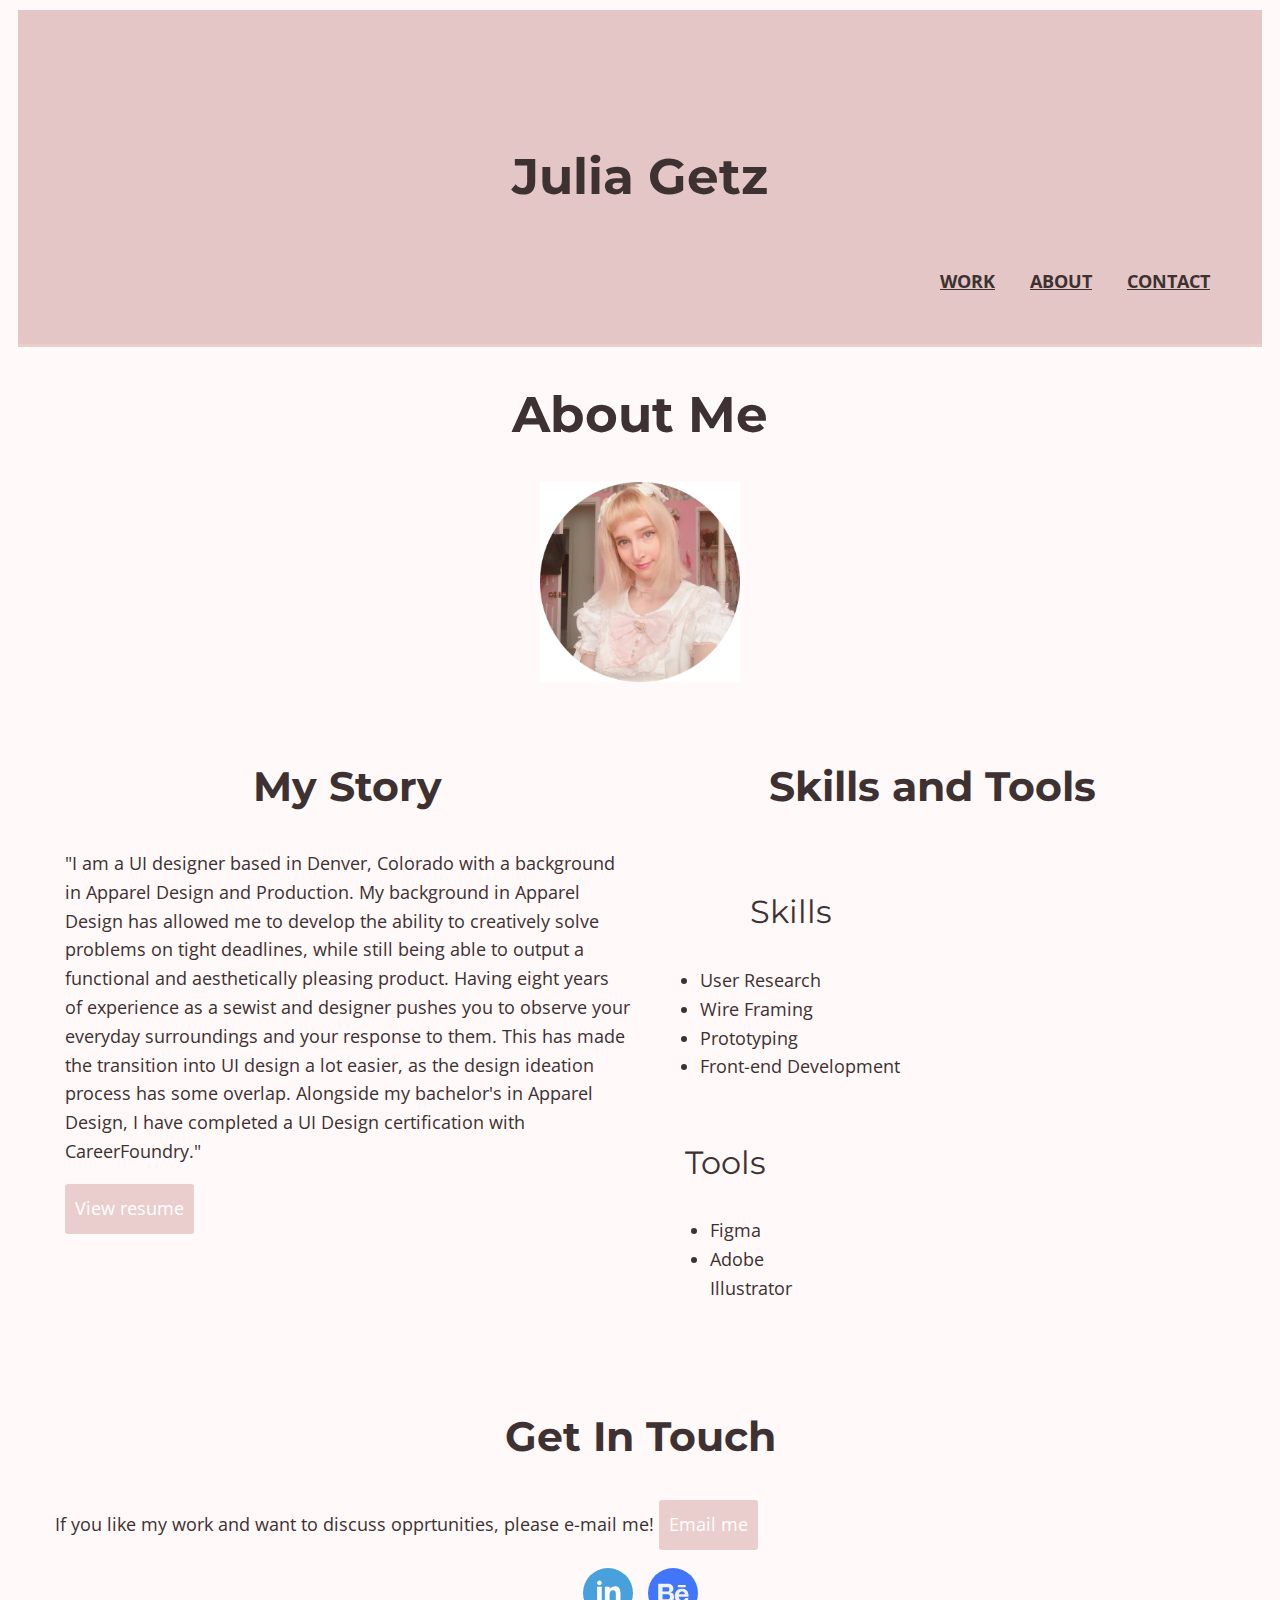
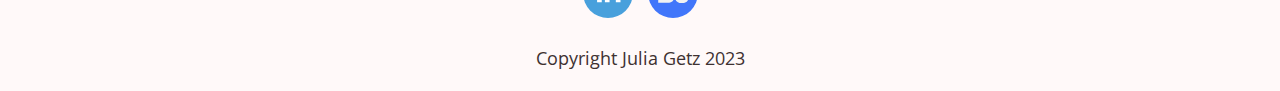
<file: about.html>
<!DOCTYPE html>
<html lang="en" dir="ltr">

<head>
    <meta charset="utf-8">
    <meta name="viewport" content="width=device-width, initial-scale=1">
    <title>Julia Getz</title>
    <link rel="stylesheet" type="text/css" href="https://necolas.github.io/normalize.css/8.0.1/normalize.css">
    <link rel="stylesheet" type="text/css" href="css/style.css">
    <link href="https://fonts.googleapis.com/css2?family=Montserrat:wght@700&family=Open+Sans&display=swap"
        rel="stylesheet">
</head>

<body>
    <header>
        <div class="container">
            <h1>Julia Getz</h1>
            <nav>
                <ul>
                    <li><a href="index.html">Work</a></li>
                    <li><a href="about.html">About</a></li>
                    <li><a href="contact">Contact</a></li>
                </ul>
            </nav>
        </div>
    </header>
    <main>
        <div class="container">
            <h1>About Me</h1>
        </div>
        <div class="container">
            <picture class="about-picture">
                <source srcset="img/contactimages/aboutmephoto_1x.jpg" media="(max-width:767px)">
                <img src="img/contactimages/aboutmephoto_2x.jpg" alt="About Me photo">
            </picture>
            <div class="row"><!-- Row -->
                <div class="col-md-12 col-lg-6">
                    <h2>My Story</h2>
                    <p>
                        "I am a UI designer based in Denver, Colorado with a background in Apparel Design and
                        Production. My background in Apparel Design has allowed me to develop the ability to creatively
                        solve problems on tight deadlines, while still being able to output a functional and
                        aesthetically pleasing product.
                        Having eight years of experience as a sewist and designer pushes you to observe your everyday
                        surroundings and your response to them. This has made the transition into UI design a lot
                        easier, as the design ideation process has some overlap.
                        Alongside my bachelor's in Apparel Design, I have completed a UI Design certification with
                        CareerFoundry."
                    </p>
                    <a href="files/juliagetz_resume.pdf" class="button">View resume</a>
                </div>
                <div class="col-md-12 col-lg-6">
                    <h2>Skills and Tools</h2>
                    <div class="row"><!--Row -->
                        <div class=" col-sm-12 col-md-6 col-lg-12">
                            <h3>Skills</h3>
                            <ul>
                                <li>User Research</li>
                                <li>Wire Framing</li>
                                <li>Prototyping</li>
                                <li>Front-end Development</li>
                            </ul>
                            <div class=" col-sm-12 col-md-6 col-lg-12">
                                <h3>Tools</h3>
                                <ul>
                                    <li>Figma</li>
                                    <li>Adobe Illustrator</li>
                                </ul>
                            </div>
                        </div>
                    </div>
                </div>
    </main>
    <footer>
        <div class="container">
            <h2>Get In Touch</h2>
            <p>
                If you like my work and want to discuss opprtunities, please e-mail me!
                <a href="juliagetz.96@gmail.com" class="button contact">Email me</a>
            </p>
        </div>
        <div class="container">
            <div class="social">
            <!--Social Media Layout and Placeholders-->
            <a href="https://www.linkedin.com/in/juliacgetz/" target="_blank">
                <svg id="Layer_1" style="enable-background:new 0 0 64 63.999;" version="1.1" viewBox="0 0 64 63.999"
                    xml:space="preserve" xmlns="http://www.w3.org/2000/svg" xmlns:xlink="http://www.w3.org/1999/xlink">
                    <g id="Shape_66_">
                        <g>
                            <circle cx="32" cy="32" r="32" style="fill:#48A0DC;" />
                        </g>
                    </g>
                    <g id="Linked_IN_logo">
                        <g>
                            <path
                                d="M18.031,43.968h5.993V23.993h-5.993V43.968z M41.375,23.304    c-2.909,0-5.511,1.062-7.356,3.406v-2.779h-6.014v20.037h6.014V33.132c0-2.289,2.098-4.524,4.728-4.524    c2.629,0,3.274,2.235,3.274,4.471v10.89h5.993V32.63C48.014,24.754,44.285,23.304,41.375,23.304z M21,21.999c1.657,0,3-1.344,3-3    c0-1.657-1.343-3-3-3c-1.657,0-3,1.343-3,3C18,20.655,19.343,21.999,21,21.999z"
                                style="fill-rule:evenodd;clip-rule:evenodd;fill:#FFFFFF;" />
                        </g>
                    </g>
                </svg>
            </a>
            <a href="https://www.behance.net/juliagetz1" target="_blank">
                <svg id="Capa_1" style="enable-background:new 0 0 112.196 112.196;" version="1.1"
                    viewBox="0 0 112.196 112.196" xml:space="preserve" xmlns="http://www.w3.org/2000/svg"
                    xmlns:xlink="http://www.w3.org/1999/xlink">
                    <g>
                        <g>
                            <circle cx="56.098" cy="56.098" r="56.098" style="fill:#4176FA;" />
                        </g>
                        <g>
                            <path
                                d="M76.209,46.341c-16.203,0-16.224,16.142-16.224,16.225c0,0-1.11,16.162,16.224,16.162    c0,0,14.456,0.822,14.456-11.248h-7.423c0,0,0.246,4.544-6.786,4.544c0,0-7.423,0.494-7.423-7.341h21.879    C90.912,64.683,93.318,46.341,76.209,46.341z M68.95,59.028c0,0,0.905-6.498,7.424-6.498c6.539,0,6.436,6.498,6.436,6.498H68.95z     M50.404,54.875c0,0,6.436-0.473,6.436-8.04c0-7.546-5.264-11.248-11.947-11.248H22.91v42.256h21.981    c0,0,13.428,0.412,13.428-12.481C58.32,65.362,58.896,54.875,50.404,54.875z M32.596,43.092h12.296c0,0,2.982,0,2.982,4.4    s-1.748,5.038-3.743,5.038H32.596V43.092z M44.276,70.338h-11.68v-11.31h12.296c0,0,4.463-0.041,4.442,5.819    C49.334,69.783,46.024,70.297,44.276,70.338z M67.12,38.075v5.203h17.438v-5.203H67.12z"
                                style="fill:#F1F2F2;" />
                        </g>
                    </g>
                </svg>
            </a>
            <p>Copyright Julia Getz 2023</p>
        </div>
        </div>
    </footer>
</body>

</html>
</file>
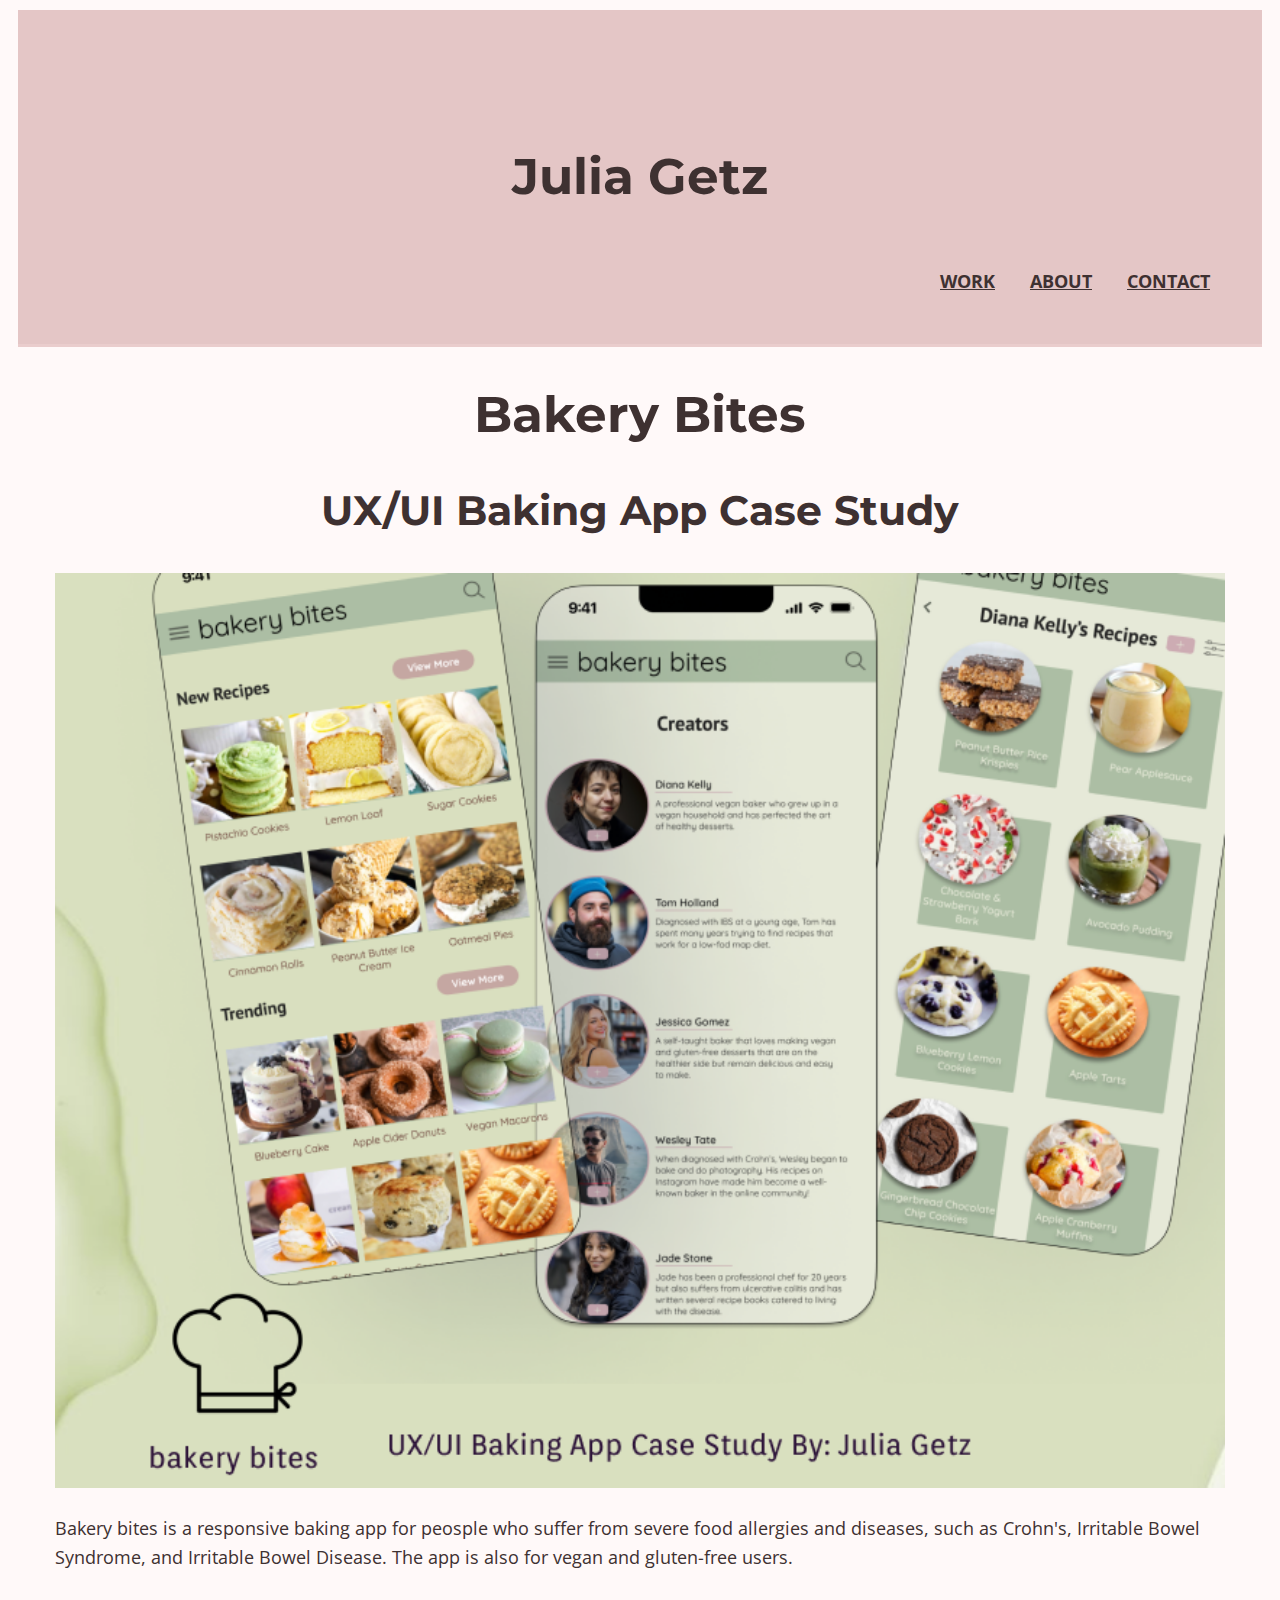
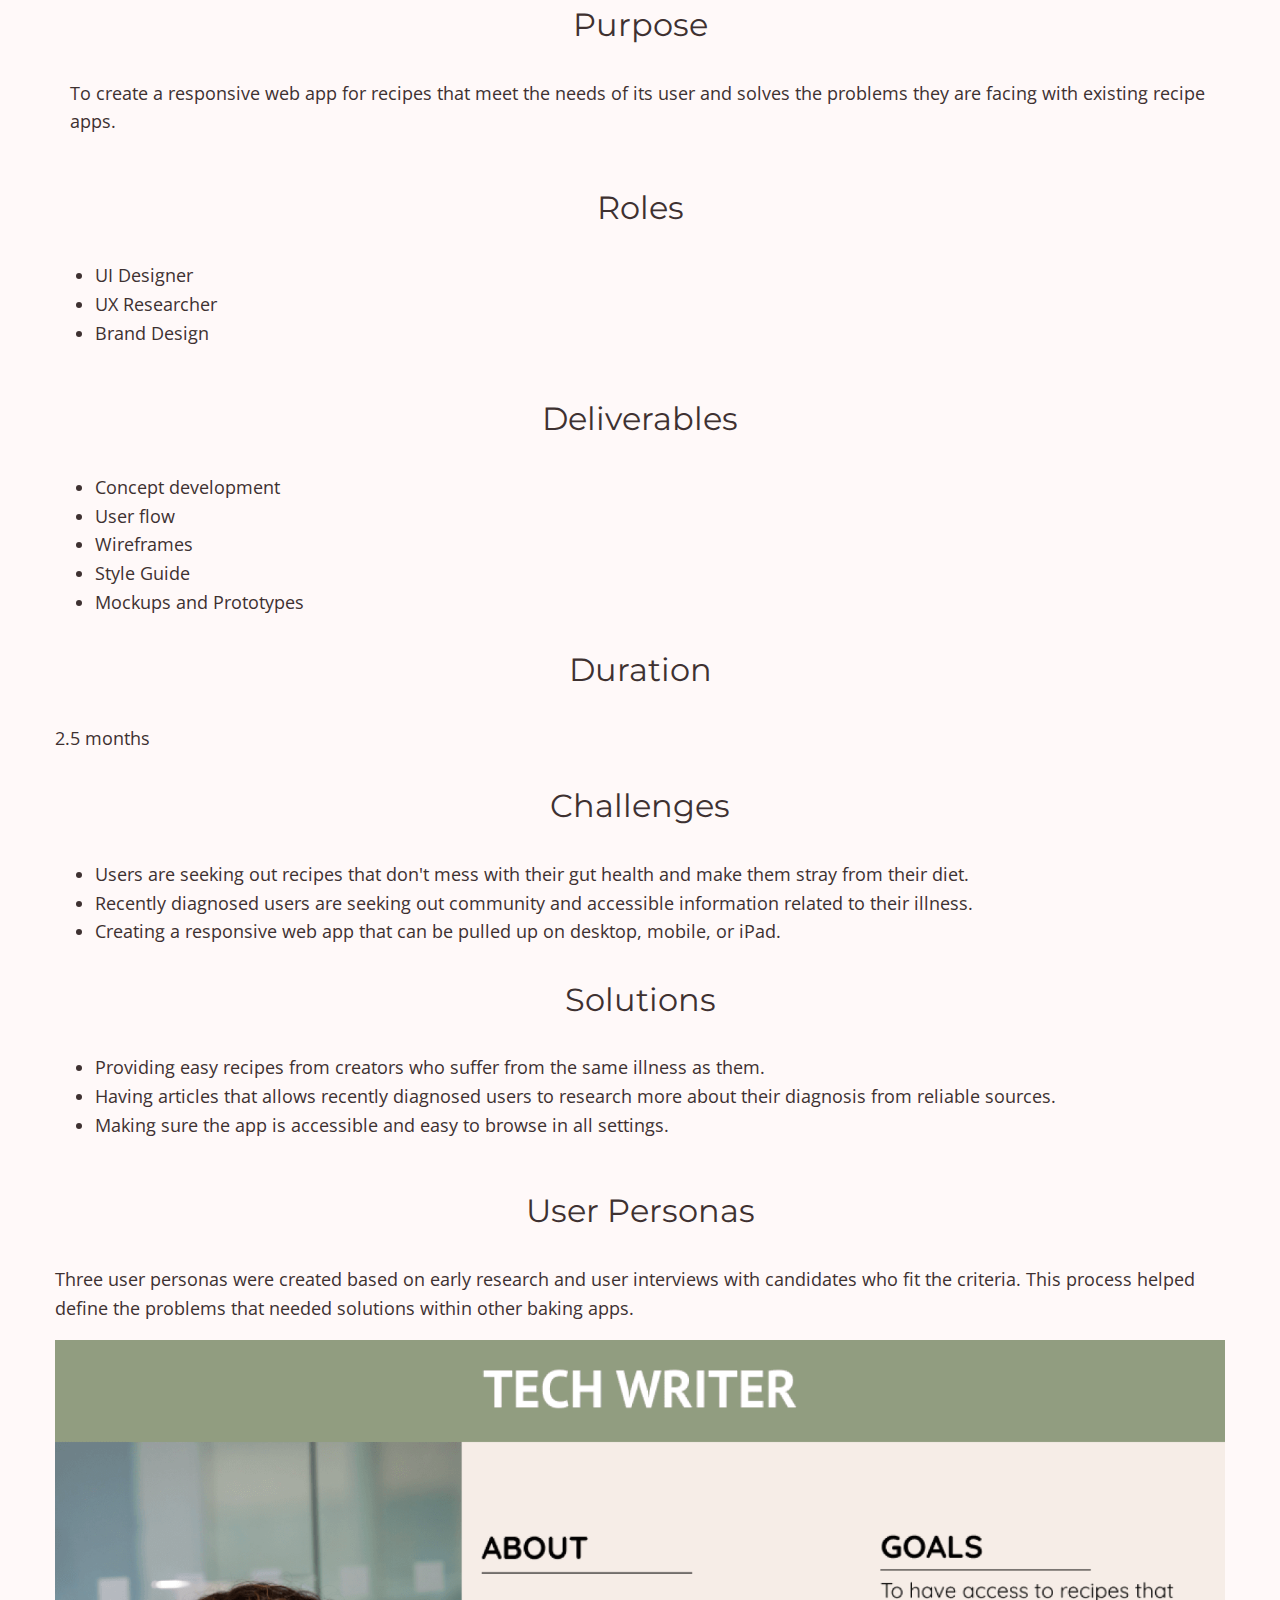
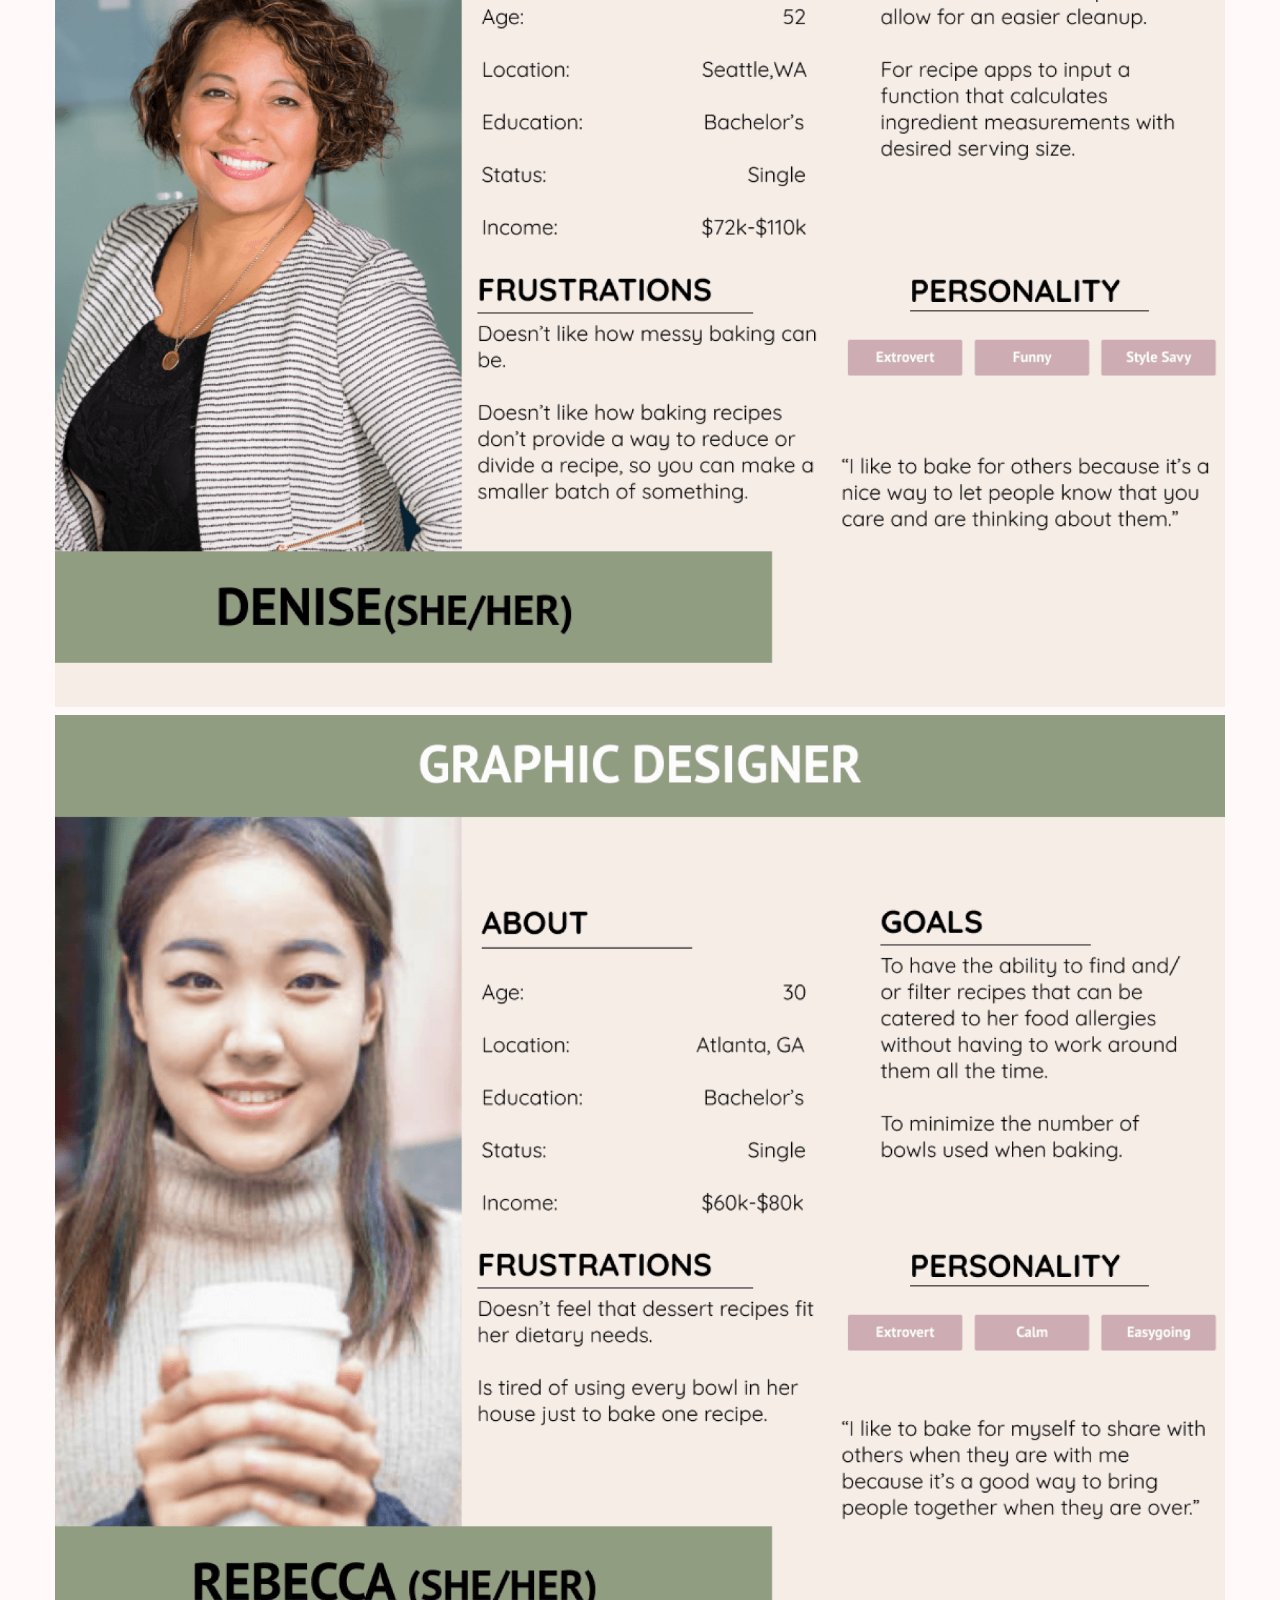
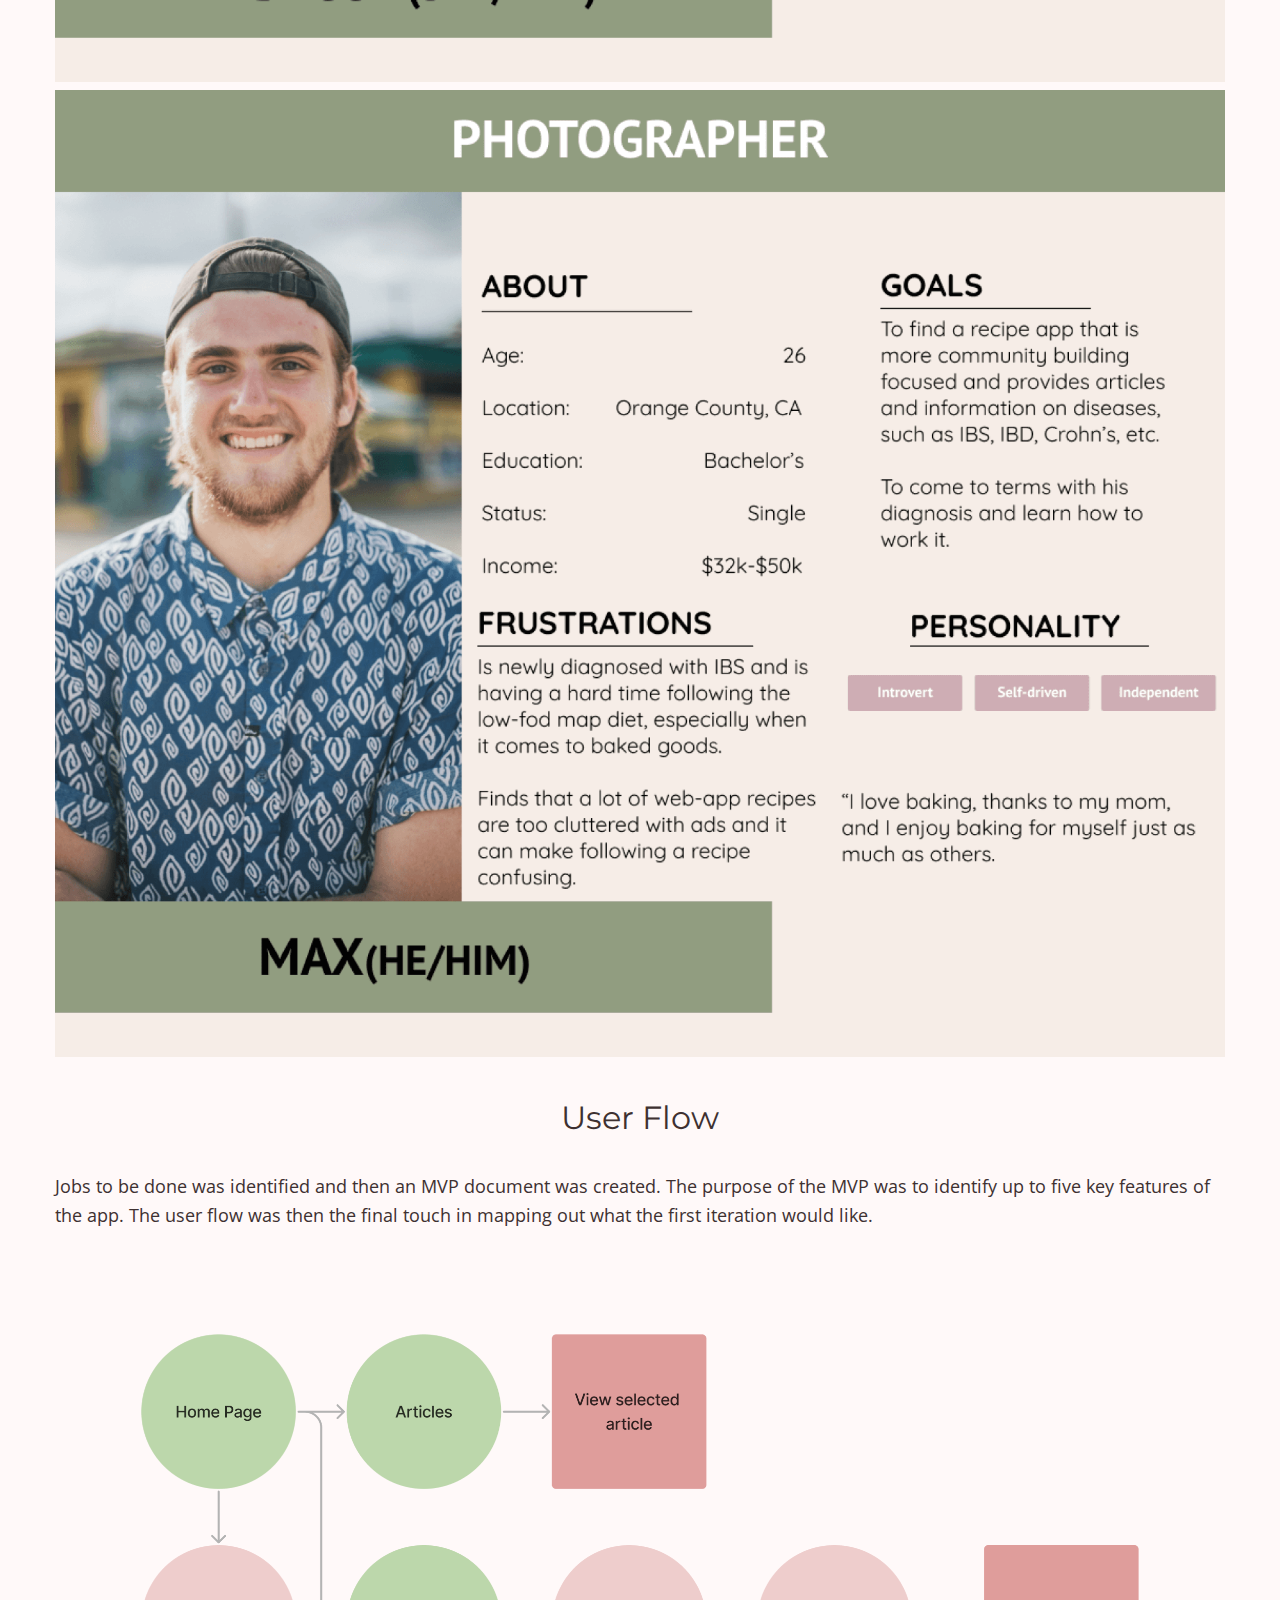
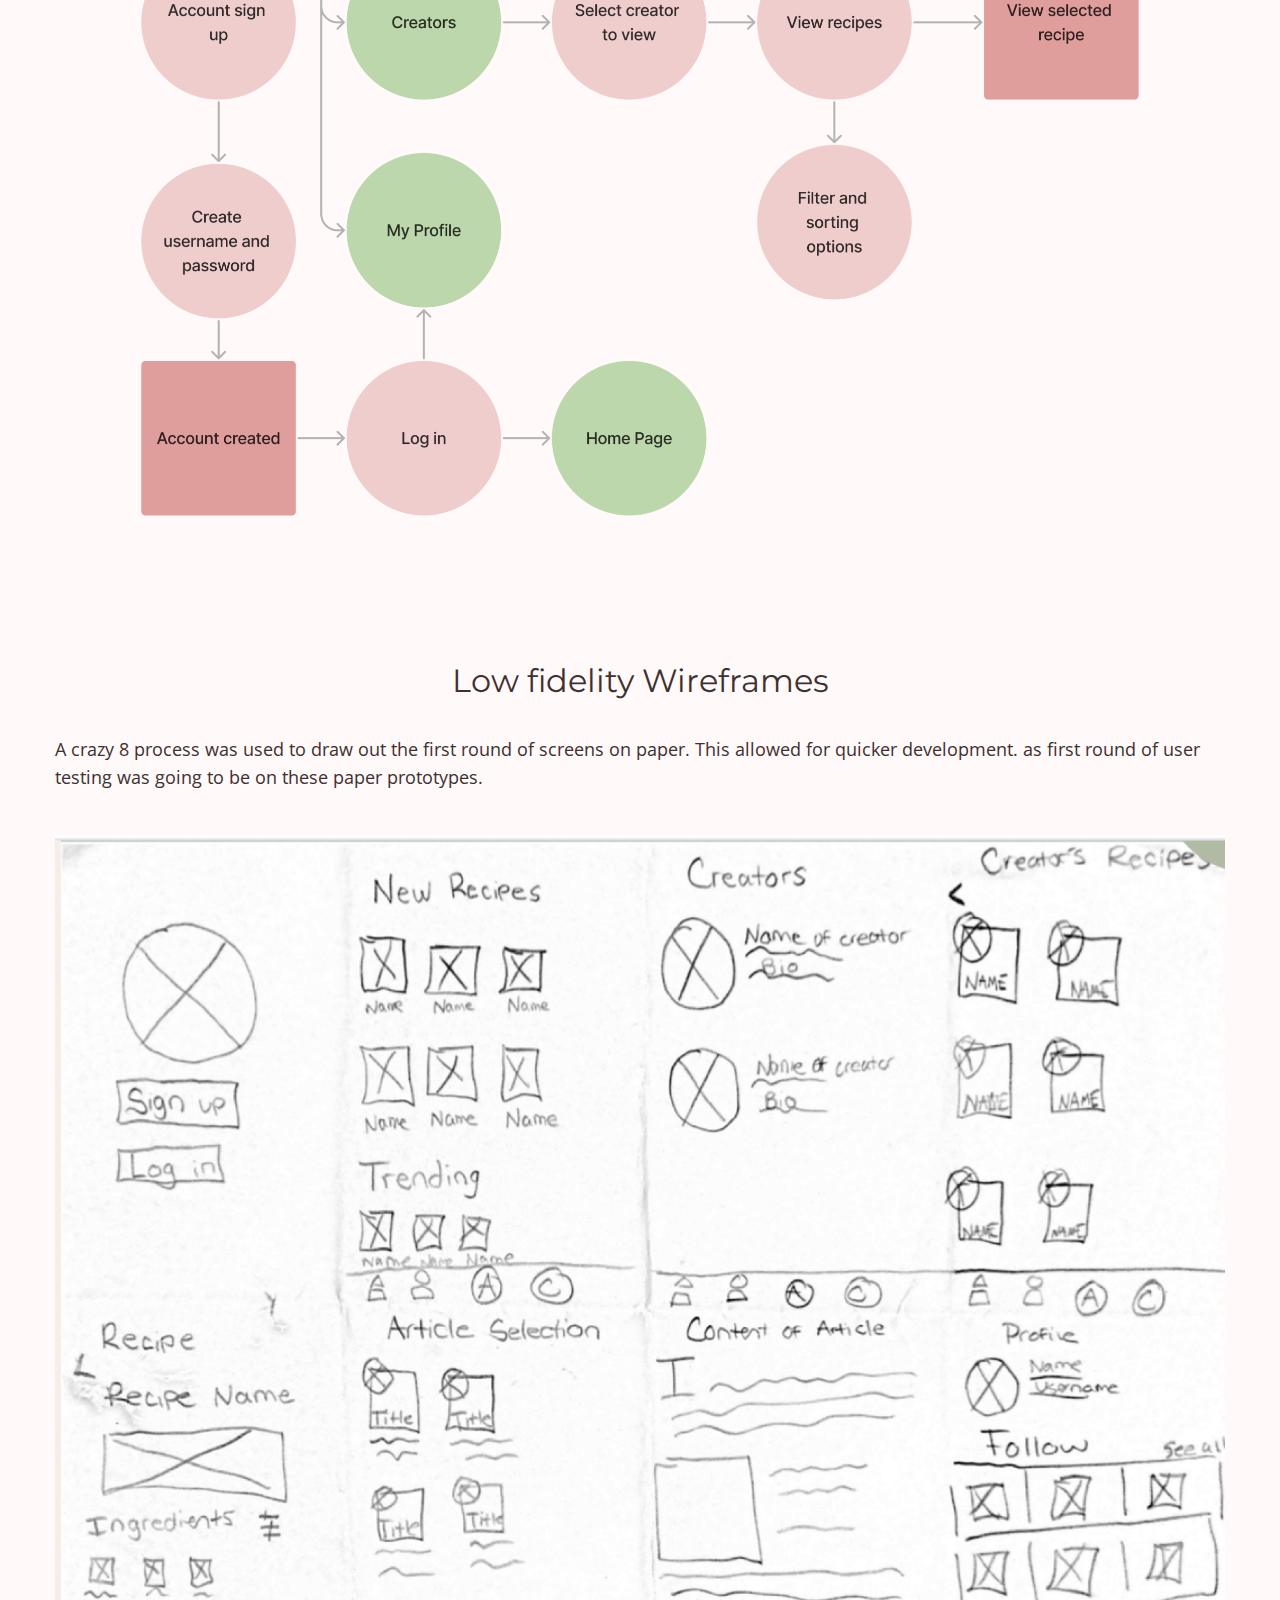
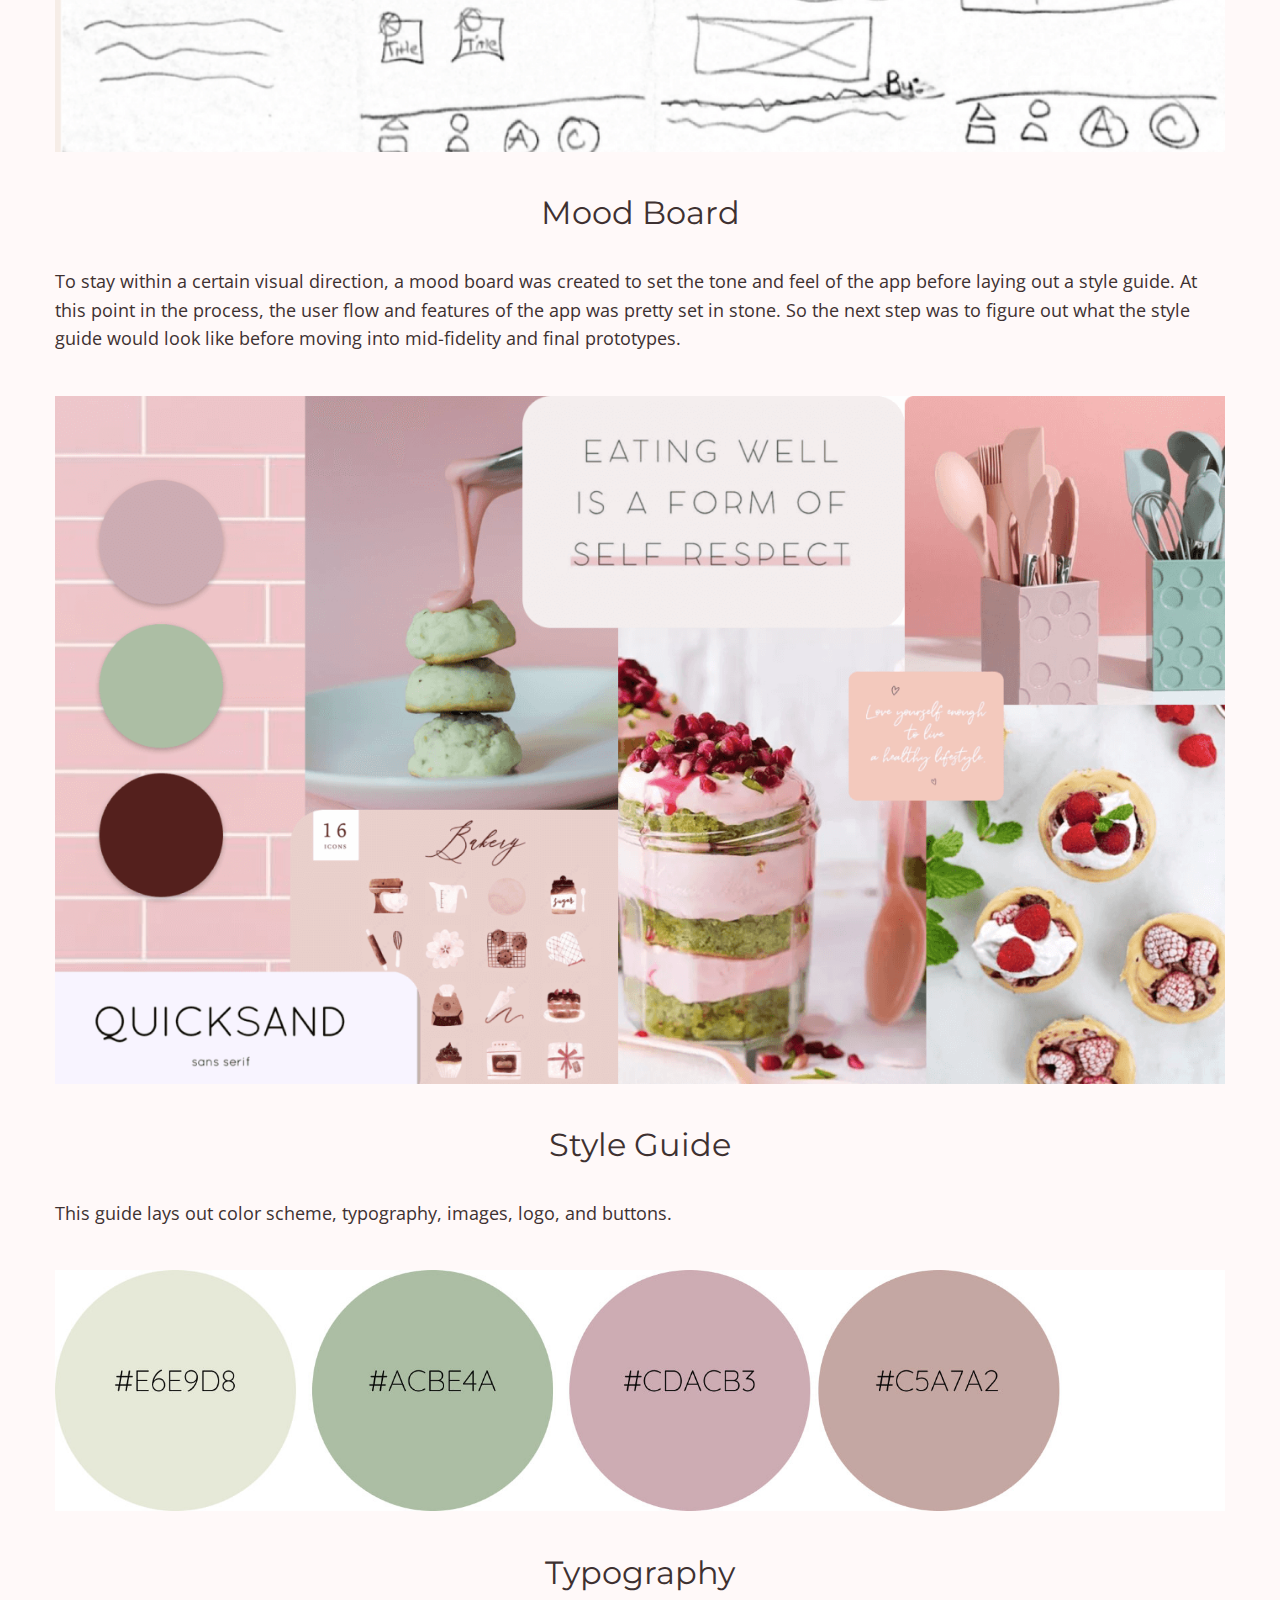
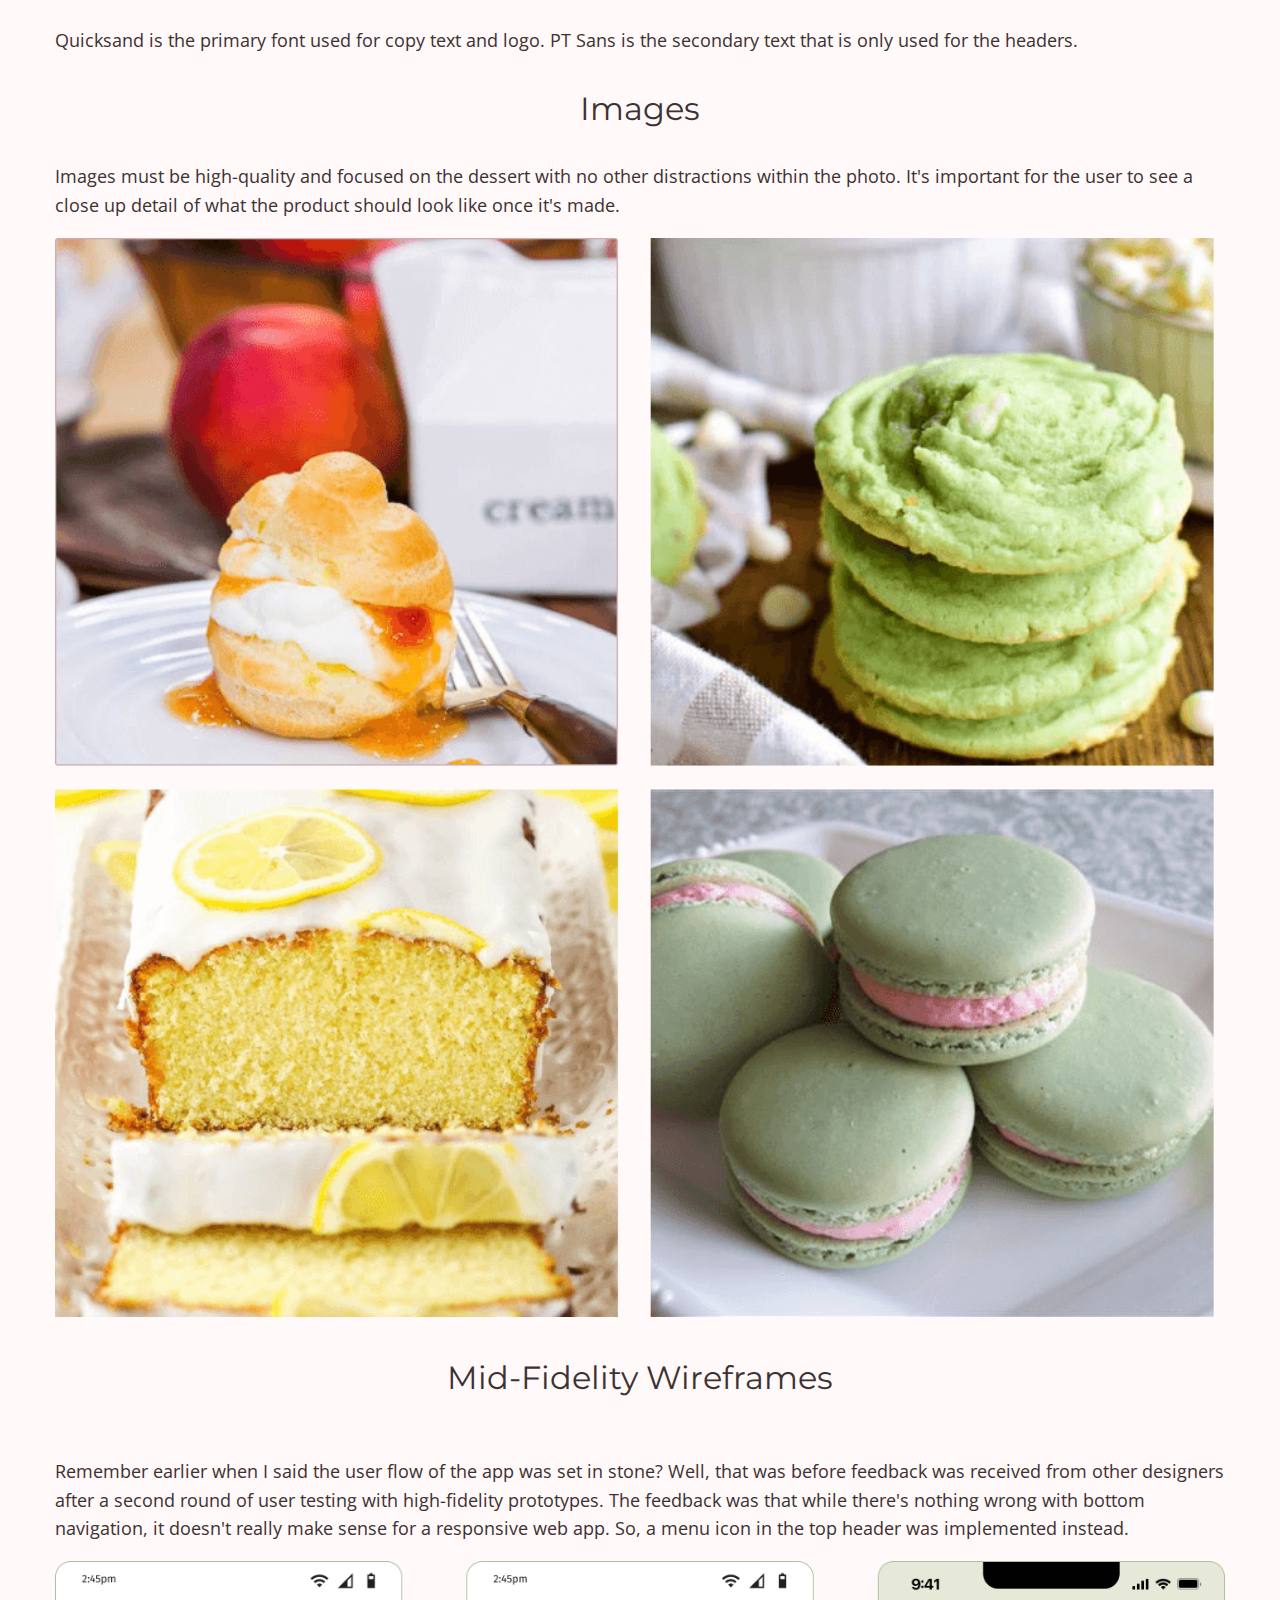
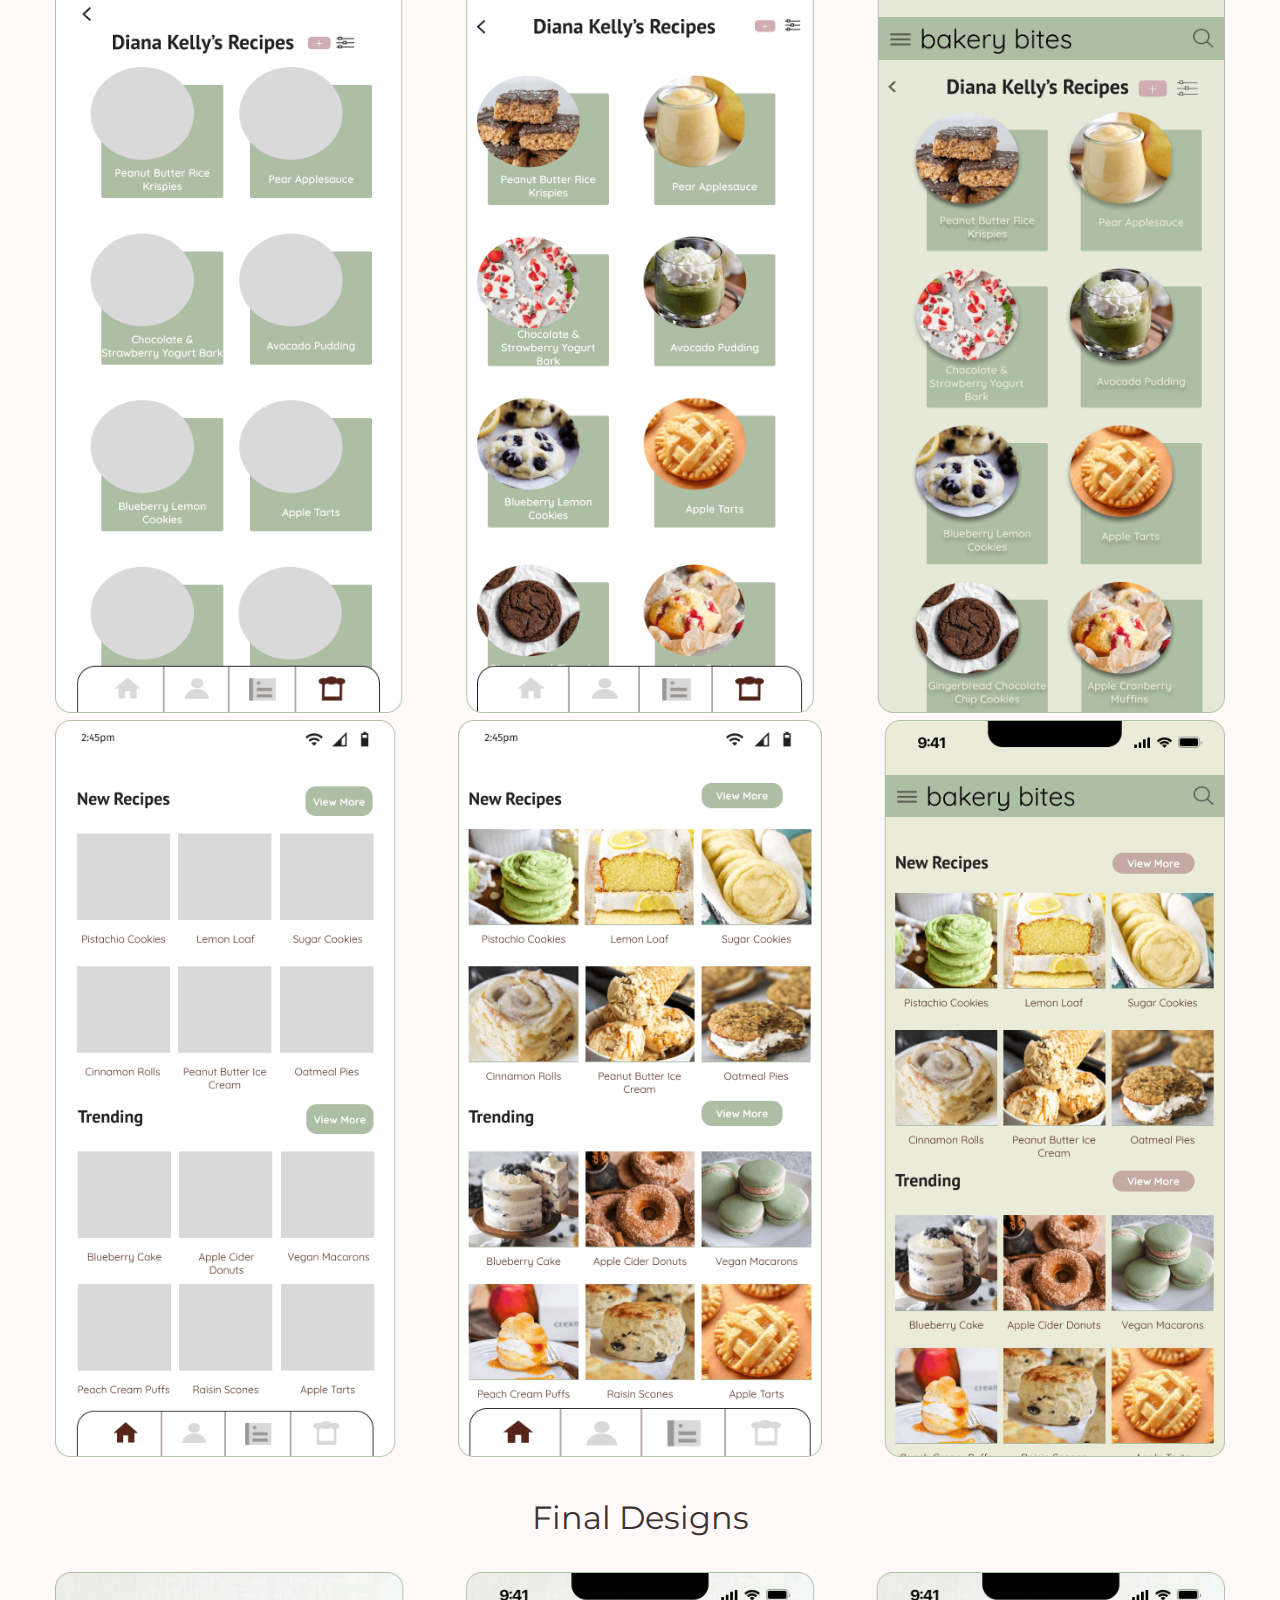
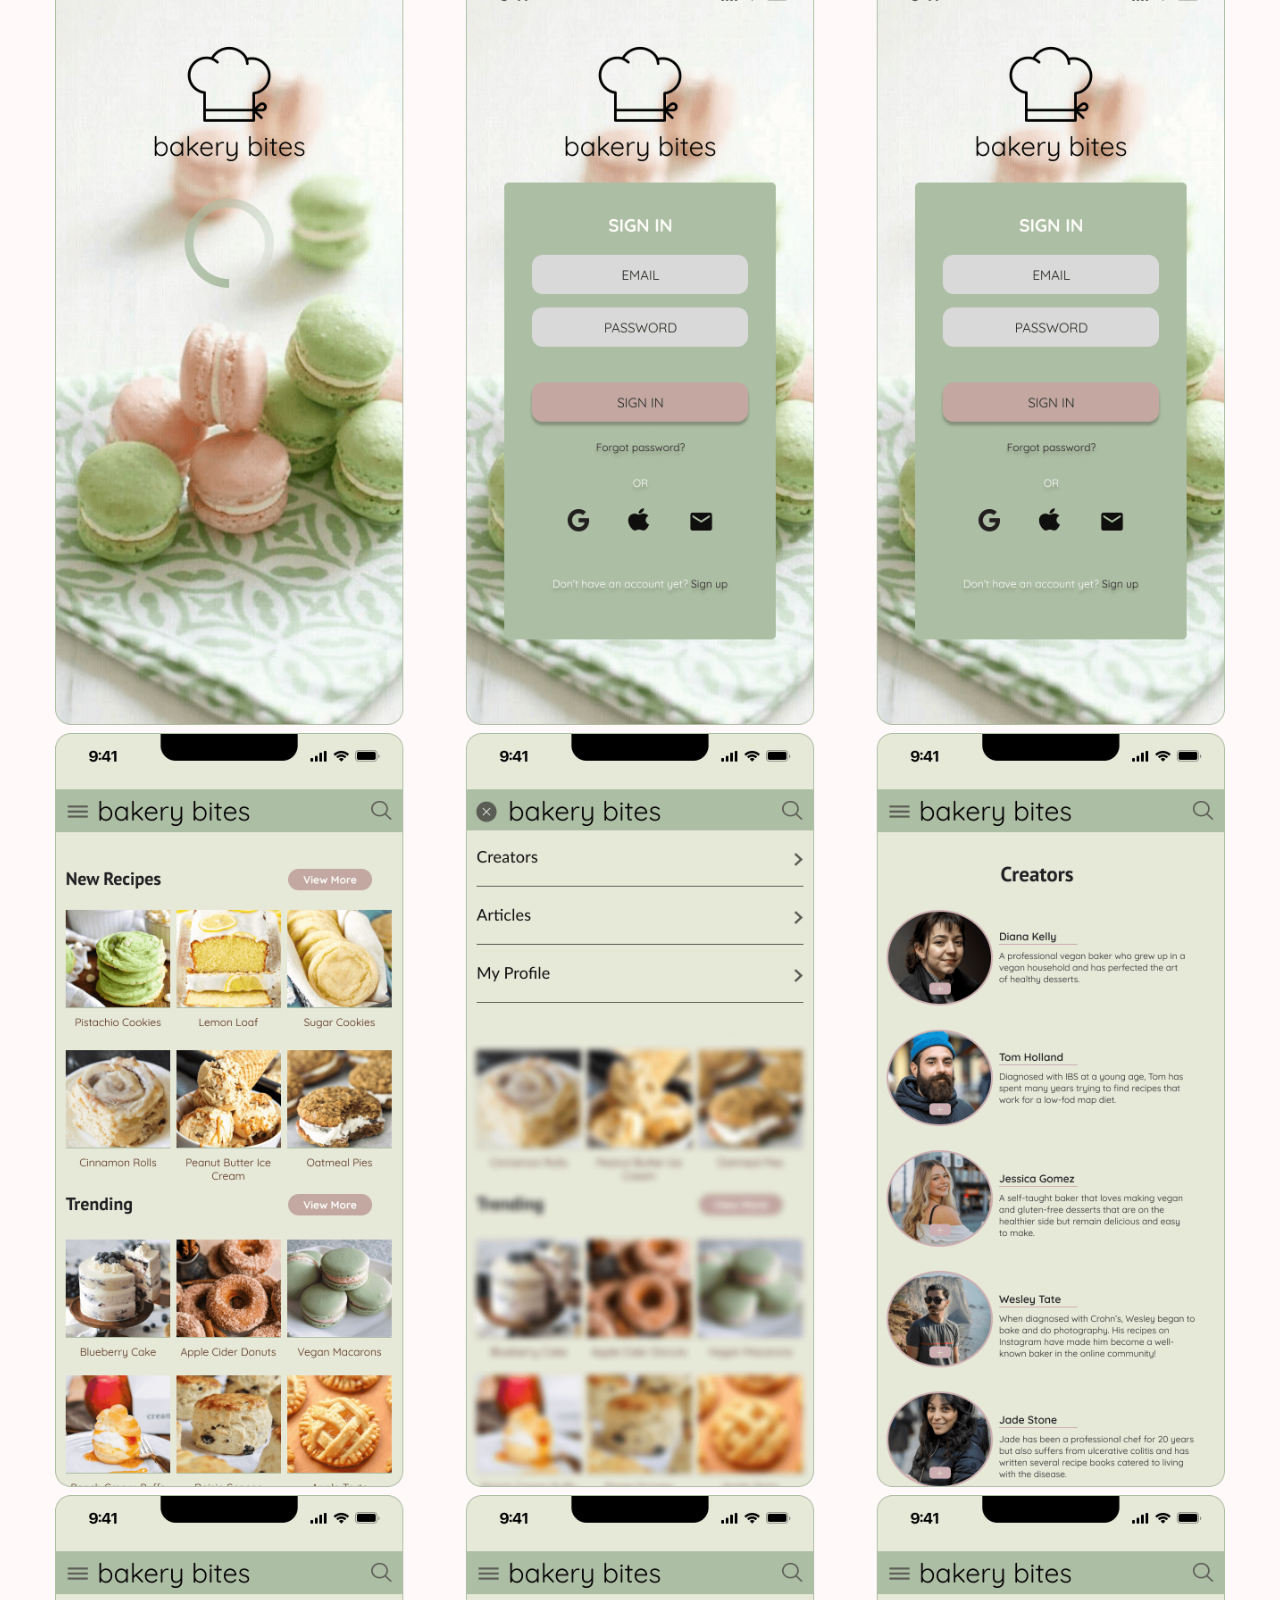
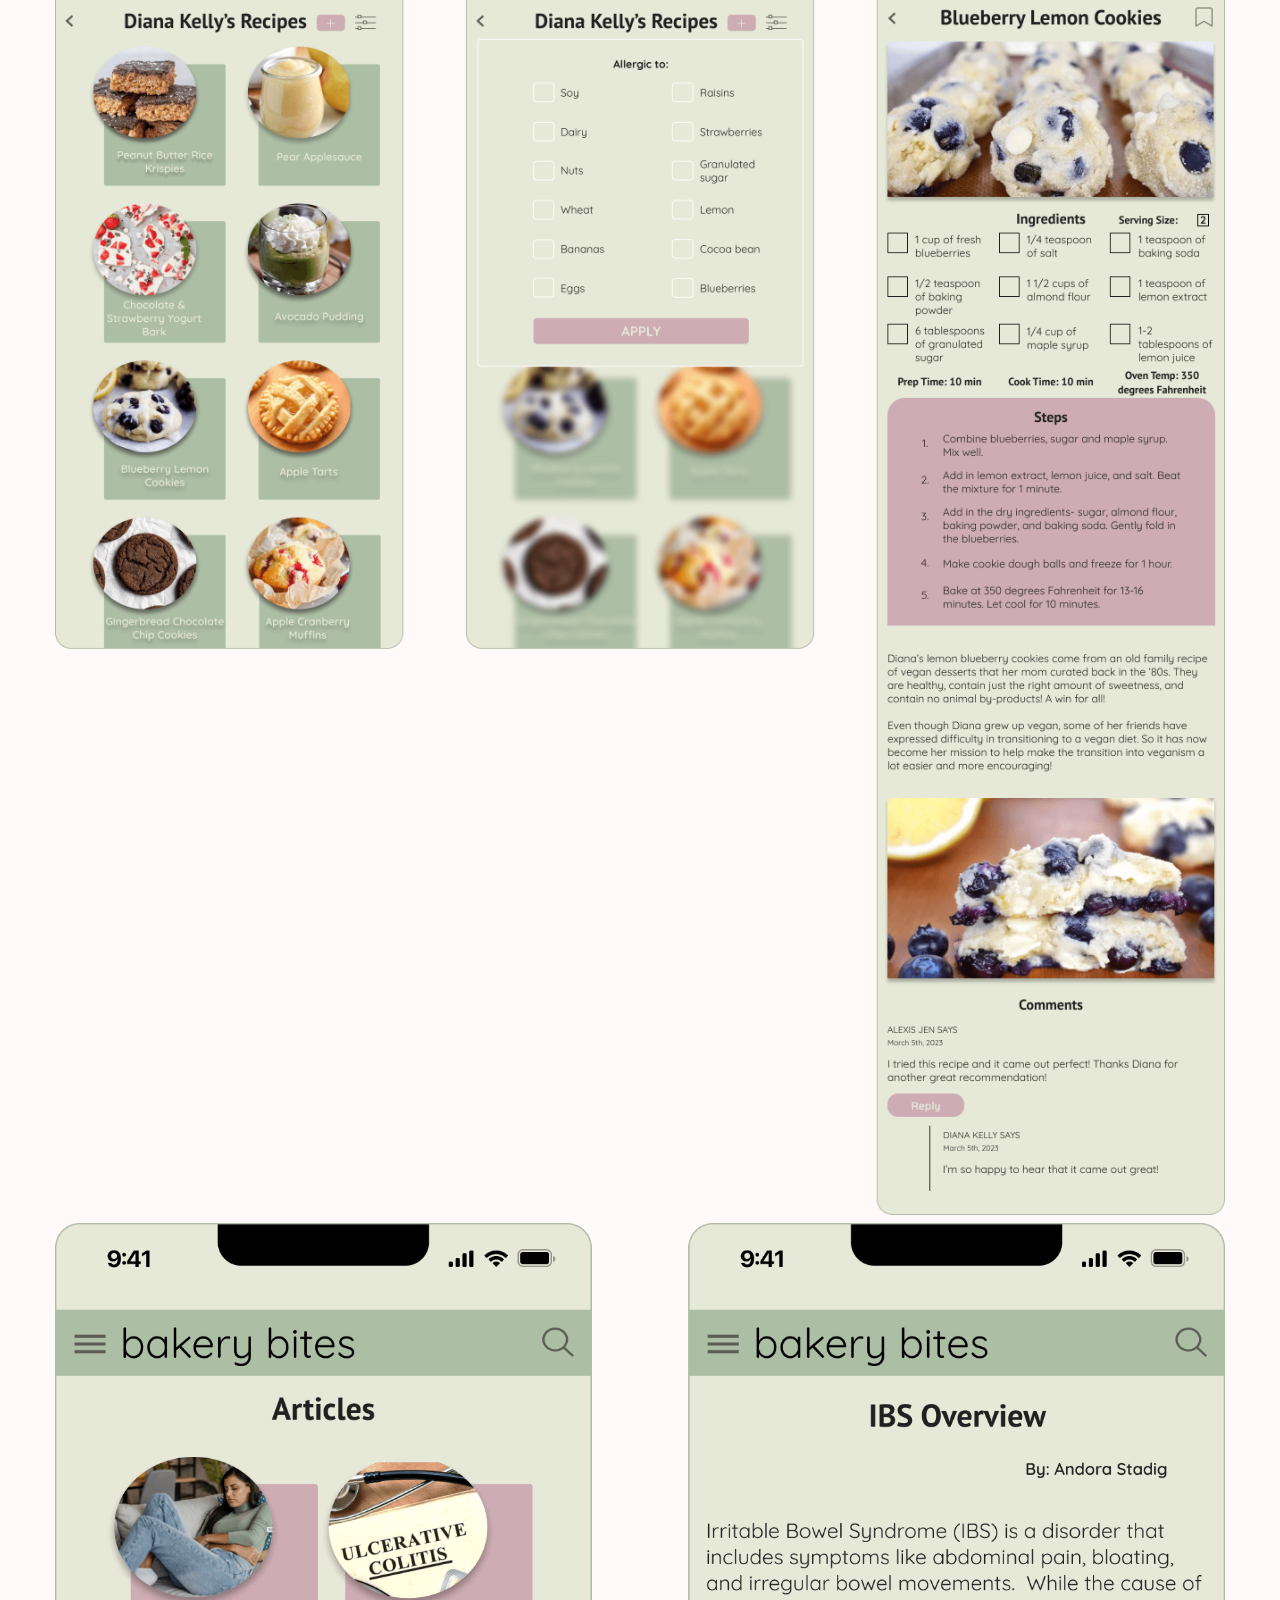
<file: bakerybites.html>
<!DOCTYPE html>
<html lang="en" dir="ltr">

<head>
    <meta charset="utf-8">
    <meta name="viewport" content="width=device-width, initial-scale=1">
    <title>Julia Getz</title>
    <link rel="stylesheet" type="text/css" href="https://necolas.github.io/normalize.css/8.0.1/normalize.css">
    <link rel="stylesheet" type="text/css" href="css/style.css">
    <link href="https://fonts.googleapis.com/css2?family=Montserrat:wght@700&family=Open+Sans&display=swap"
        rel="stylesheet">
</head>

<body>
    <header>
        <div class="container">
            <h1>Julia Getz</h1>
            <nav>
                <ul>
                    <li><a href="index.html">Work</a></li>
                    <li><a href="about.html">About</a></li>
                    <li><a href="contact">Contact</a></li>
                </ul>
            </nav>
        </div>
    </header>
    <main>
        <div class="container">
            <h1>
                Bakery Bites
            </h1>
            <h2>
                UX/UI Baking App Case Study
            </h2>
            <!-- Product Header -->
            <div>
                <!-- Image -->
                <img src="img/bakerybites/bakerybites-intro-1x.png" alt="UX/UI Baking App Case Study">
                <p>Bakery bites is a responsive baking app for peosple who suffer from severe food allergies and
                    diseases, such as Crohn's, Irritable Bowel Syndrome, and Irritable Bowel Disease. The app is also
                    for vegan and gluten-free users.</p>
            </div>
            <div class="container">
                <div class="row">
                    <!-- Row -->
                    <h3>Purpose</h3>
                    <p>To create a responsive web app for recipes that meet the needs of its user and solves the
                        problems they are facing with existing recipe apps. </p>
                </div>
            </div>
            <div class="row">
                <!-- Row -->
                <!-- Column -->
                <h3>Roles</h3>
                <ul>
                    <li>UI Designer</li>
                    <li>UX Researcher</li>
                    <li>Brand Design</li>
                </ul>
            </div>
            <div>
                <!-- Column -->
                <h3>Deliverables</h3>
                <ul>
                    <li>Concept development</li>
                    <li>User flow</li>
                    <li>Wireframes</li>
                    <li>Style Guide</li>
                    <li>Mockups and Prototypes</li>
                </ul>
            </div>
            <div>
                <!-- Column -->
                <h3>Duration</h3>
                <p>2.5 months</p>
            </div>
            <!--Challeges and Solutions-->
            <div class="row">
                <!-- Row -->
                <h3>Challenges</h3>
                <ul>
                    <li>Users are seeking out recipes that don't mess with their gut health and make them stray from
                        their
                        diet. </li>
                    <li>Recently diagnosed users are seeking out community and accessible information related to their
                        illness.</li>
                    <li>Creating a responsive web app that can be pulled up on desktop, mobile, or iPad. </li>
                </ul>
                <h3>Solutions</h3>
                <ul>
                    <li>Providing easy recipes from creators who suffer from the same illness as them. </li>
                    <li>Having articles that allows recently diagnosed users to research more about their diagnosis from
                        reliable sources.</li>
                    <li>Making sure the app is accessible and easy to browse in all settings.</li>
                </ul>
            </div>
            <!--User Personas-->
            <h3>User Personas</h3>
            <div class="row">
                <p>
                    Three user personas were created based on early research and user interviews with candidates who fit
                    the
                    criteria. This process helped define the problems that needed solutions within other baking apps.
                </p>
                <img src="img/bakerybites/bakerybites-denise-2x.png" alt="Denise User Profile">
                <img src="img/bakerybites/bakerybites-rebecca-2x.png" alt="Rebecca User Profile">
                <img src="img/bakerybites/bakerybites-max-2x.png" alt="Max User Profile">
                <!--User Flow-->
                <h3>User Flow</h3>
                <p>Jobs to be done was identified and then an MVP document was created. The purpose of the MVP was to
                    identify up to five key features of the app. The user flow was then the final touch in mapping out
                    what
                    the first iteration would like. </p>
                <img src="img/bakerybites/bakerybites-userflow-2x.png" alt="User Flow">
                <p>
            </div>
            <div class="row">
                <!--Low Fidelity Wireframes-->
                <h3>Low fidelity Wireframes</h3>
                <p>
                    A crazy 8 process was used to draw out the first round of screens on paper. This allowed for quicker
                    development. as first round of user testing was going to be on these paper prototypes.
                </p>
            </div>
            <img src="img/bakerybites/bakerybites-lowfi1-2x.png" alt="Sketches">
            <!--Mood Board-->
            <div class="row">
                <h3>Mood Board</h3>
                <p>
                    To stay within a certain visual direction, a mood board was created to set the tone and feel of the
                    app
                    before laying out a style guide. At this point in the process, the user flow and features of the app
                    was
                    pretty set in stone. So the next step was to figure out what the style guide would look like before
                    moving into mid-fidelity and final prototypes.
                </p>
            </div>
            <img src="img/bakerybites/bakerybites-moodboard-2x.png" alt="Mood Board">
            <!-- Row -->
            <div class="row">
                <!--Syle Guide-->
                <h3>Style Guide</h3>
                <p>This guide lays out color scheme, typography, images, logo, and buttons.
            </div>
            <img src="img/bakerybites/bakerybites-colors-2x.jpg" alt="Color Story">
            <h3>Typography</h3>
            <p>Quicksand is the primary font used for copy text and logo. PT Sans is the secondary text that is only
                used
                for the headers.</p>
            <h3>Images</h3>
            <p>Images must be high-quality and focused on the dessert with no other distractions within the photo. It's
                important for the user to see a close up detail of what the product should look like once it's made.
            </p>
            <img src="img/bakerybites/bakerybites-images-2x.png" alt="Brand Image">
            <div id="title.row">
                <div class="container">
                    <!--Column-->
                    <!-- Row -->
                    <!--Mid-Fidelity Wireframes-->
                    <h3>Mid-Fidelity Wireframes</h3>
                    <div class="row">
                    </div>
                </div>
            </div>
            <p>Remember earlier when I said the user flow of the app was set in stone? Well, that was before feedback
                was
                received from other designers after a second round of user testing with high-fidelity prototypes. The
                feedback was that while there's nothing wrong with bottom navigation, it doesn't really make sense for a
                responsive web app. So, a menu icon in the top header was implemented instead. </p>
            <img src="img/bakerybites/bakerybites-midfi-2x.png" alt="Mid Fidelity Screens">
            <img src="img/bakerybites/bakerybites-midfi2-2x.png" alt="Mid Fidelity Screens">
            <h3>Final Designs</h3>
            <div class="col img-col">
                <img src="img/bakerybites/bakerybites-finaldesign1-2x.png" alt="Bakery Bites Final Designs">
                <img src="img/bakerybites/bakerybites-finaldesign2-2x.png" alt="Bakery Bites Final Designs">
                <img src="img/bakerybites/bakerybites-finaldesign3-2x.png" alt="Bakery Bites Final Designs">
                <img src="img/bakerybites/bakerybites-finaldesign4-2x.png" alt="Bakery Bites Final Designs">
            </div>
            <div class="row">
                <!-- Row -->
                <h3>Future Iterations</h3>
                <p>
                    Future iterations would include sharing options, message options to send creators a personal
                    message, and a version of the app for creators only that allows them to upload recipes and keep in
                    contact with the bakery bites team for questions and concerns.
                </p>
            </div>
        </div>
        </div>
    </main>
    <footer>
        <div class="container">
            <h2>Get In Touch</h2>
            <p>
                If you like my work and want to discuss opprtunities, please e-mail me!
                <a href="juliagetz.96@gmail.com" class="button contact">Email me</a>
            </p>
        </div>
        <div class="container">
            <div class="social">
            <!--Social Media Layout and Placeholders-->
            <a href="https://www.linkedin.com/in/juliacgetz/" target="_blank">
                <svg id="Layer_1" style="enable-background:new 0 0 64 63.999;" version="1.1" viewBox="0 0 64 63.999"
                    xml:space="preserve" xmlns="http://www.w3.org/2000/svg" xmlns:xlink="http://www.w3.org/1999/xlink">
                    <g id="Shape_66_">
                        <g>
                            <circle cx="32" cy="32" r="32" style="fill:#48A0DC;" />
                        </g>
                    </g>
                    <g id="Linked_IN_logo">
                        <g>
                            <path
                                d="M18.031,43.968h5.993V23.993h-5.993V43.968z M41.375,23.304    c-2.909,0-5.511,1.062-7.356,3.406v-2.779h-6.014v20.037h6.014V33.132c0-2.289,2.098-4.524,4.728-4.524    c2.629,0,3.274,2.235,3.274,4.471v10.89h5.993V32.63C48.014,24.754,44.285,23.304,41.375,23.304z M21,21.999c1.657,0,3-1.344,3-3    c0-1.657-1.343-3-3-3c-1.657,0-3,1.343-3,3C18,20.655,19.343,21.999,21,21.999z"
                                style="fill-rule:evenodd;clip-rule:evenodd;fill:#FFFFFF;" />
                        </g>
                    </g>
                </svg>
            </a>
            <a href="https://www.behance.net/juliagetz1" target="_blank">
                <svg id="Capa_1" style="enable-background:new 0 0 112.196 112.196;" version="1.1"
                    viewBox="0 0 112.196 112.196" xml:space="preserve" xmlns="http://www.w3.org/2000/svg"
                    xmlns:xlink="http://www.w3.org/1999/xlink">
                    <g>
                        <g>
                            <circle cx="56.098" cy="56.098" r="56.098" style="fill:#4176FA;" />
                        </g>
                        <g>
                            <path
                                d="M76.209,46.341c-16.203,0-16.224,16.142-16.224,16.225c0,0-1.11,16.162,16.224,16.162    c0,0,14.456,0.822,14.456-11.248h-7.423c0,0,0.246,4.544-6.786,4.544c0,0-7.423,0.494-7.423-7.341h21.879    C90.912,64.683,93.318,46.341,76.209,46.341z M68.95,59.028c0,0,0.905-6.498,7.424-6.498c6.539,0,6.436,6.498,6.436,6.498H68.95z     M50.404,54.875c0,0,6.436-0.473,6.436-8.04c0-7.546-5.264-11.248-11.947-11.248H22.91v42.256h21.981    c0,0,13.428,0.412,13.428-12.481C58.32,65.362,58.896,54.875,50.404,54.875z M32.596,43.092h12.296c0,0,2.982,0,2.982,4.4    s-1.748,5.038-3.743,5.038H32.596V43.092z M44.276,70.338h-11.68v-11.31h12.296c0,0,4.463-0.041,4.442,5.819    C49.334,69.783,46.024,70.297,44.276,70.338z M67.12,38.075v5.203h17.438v-5.203H67.12z"
                                style="fill:#F1F2F2;" />
                        </g>
                    </g>
                </svg>
            </a>
            <p>Copyright Julia Getz 2023</p>
        </div>
        </div>
    </footer>
</body>

</html>
</file>
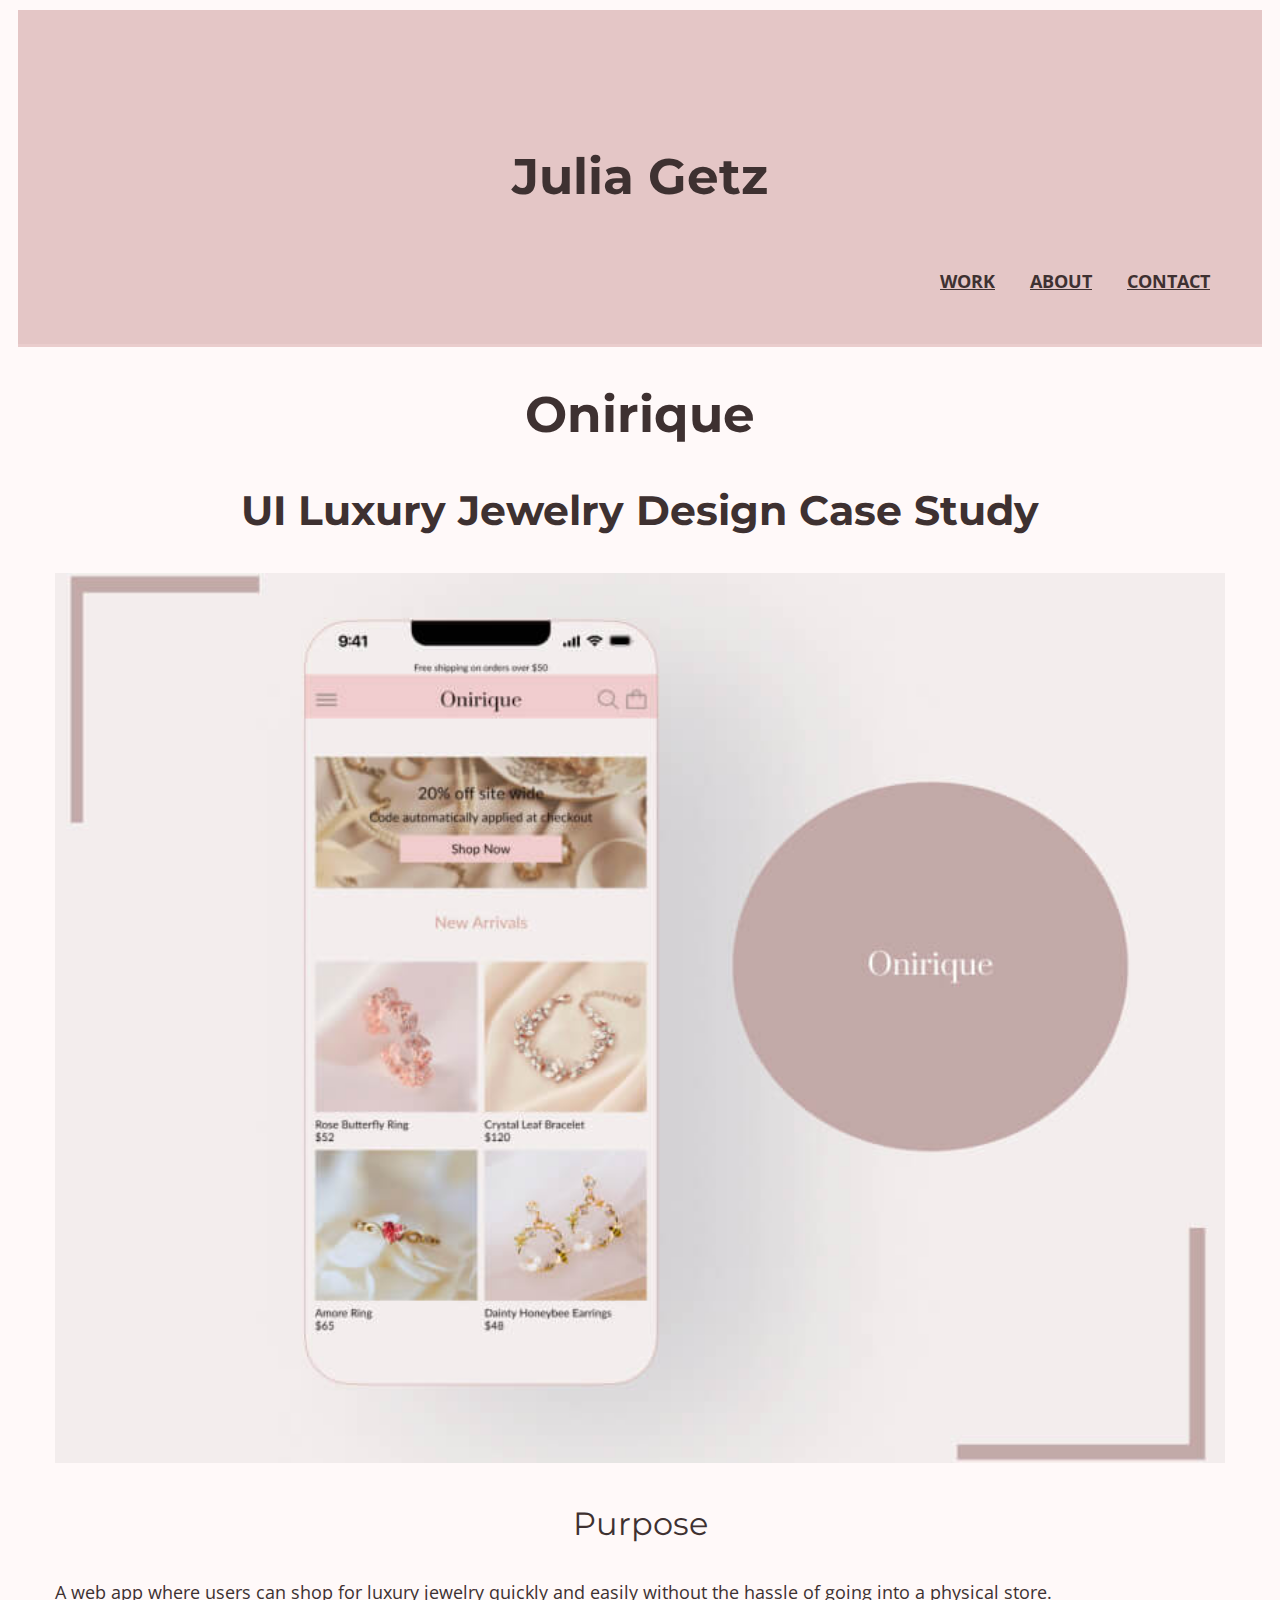
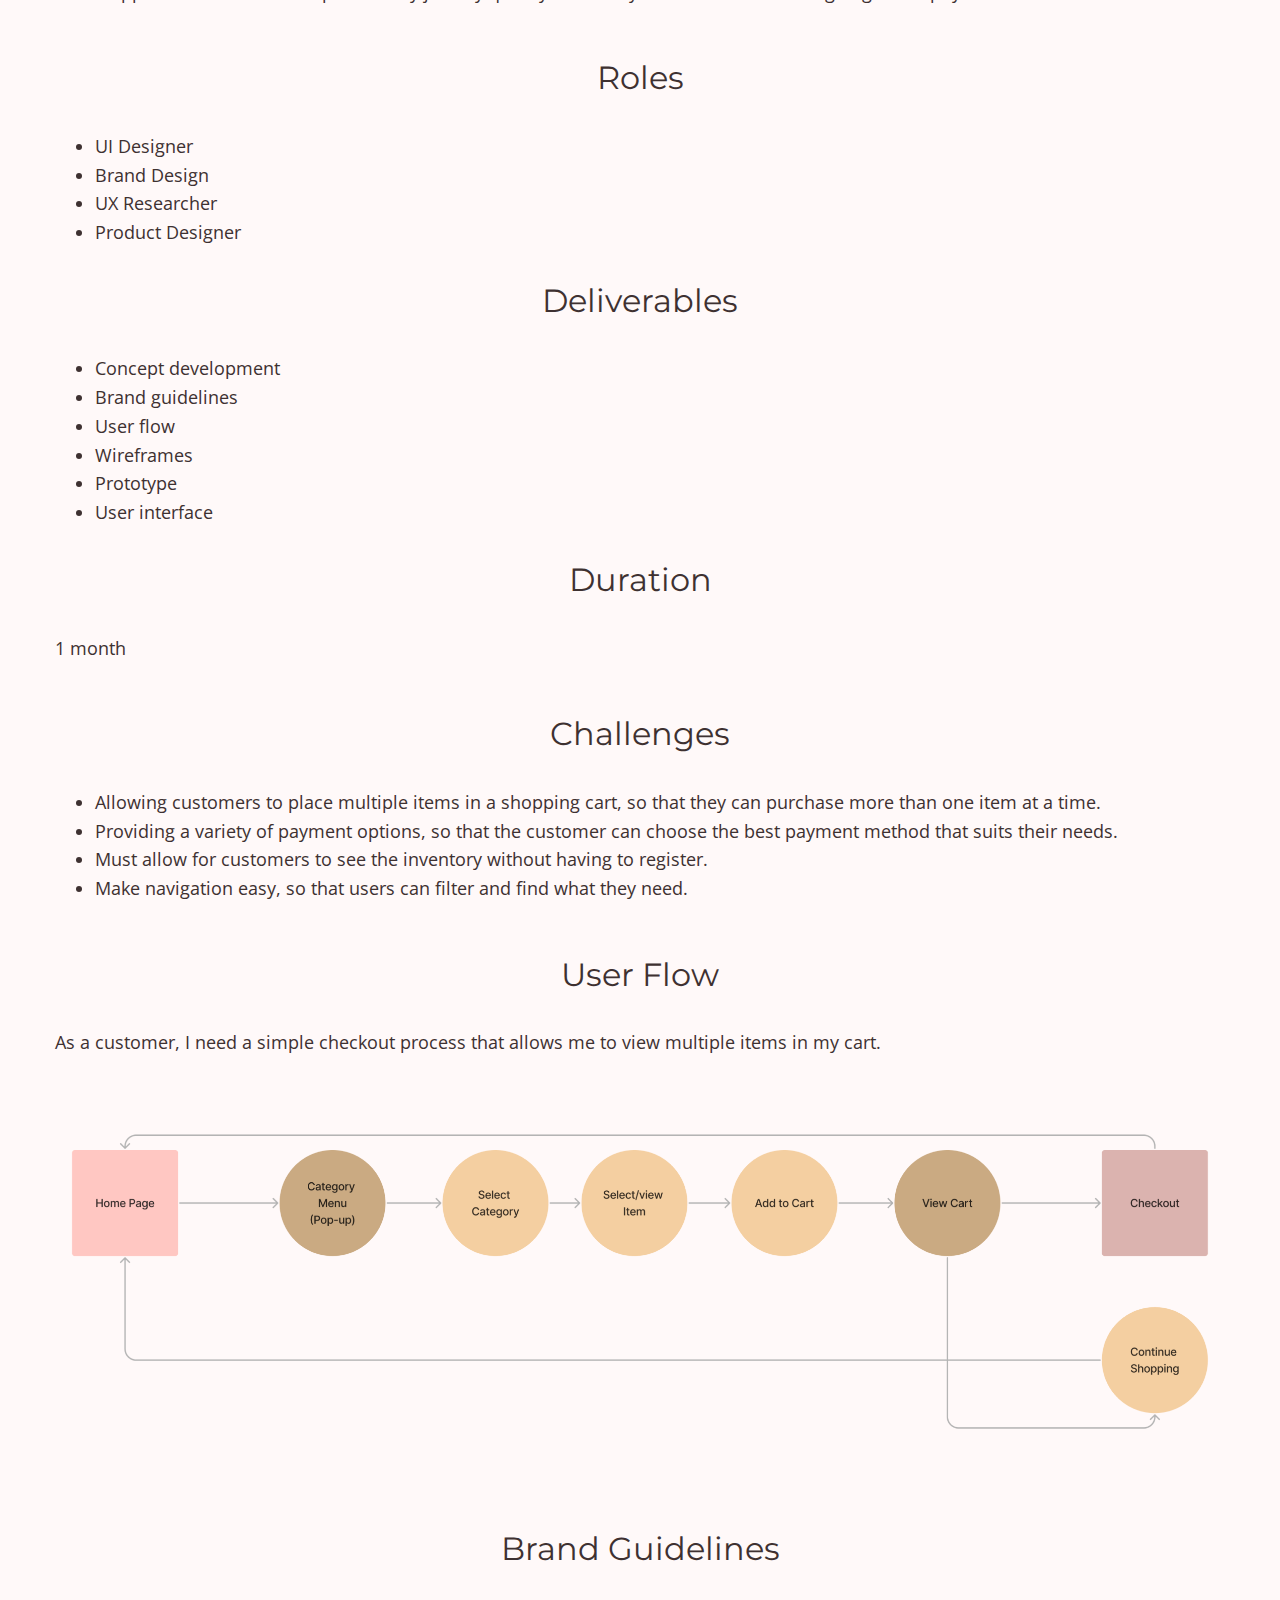
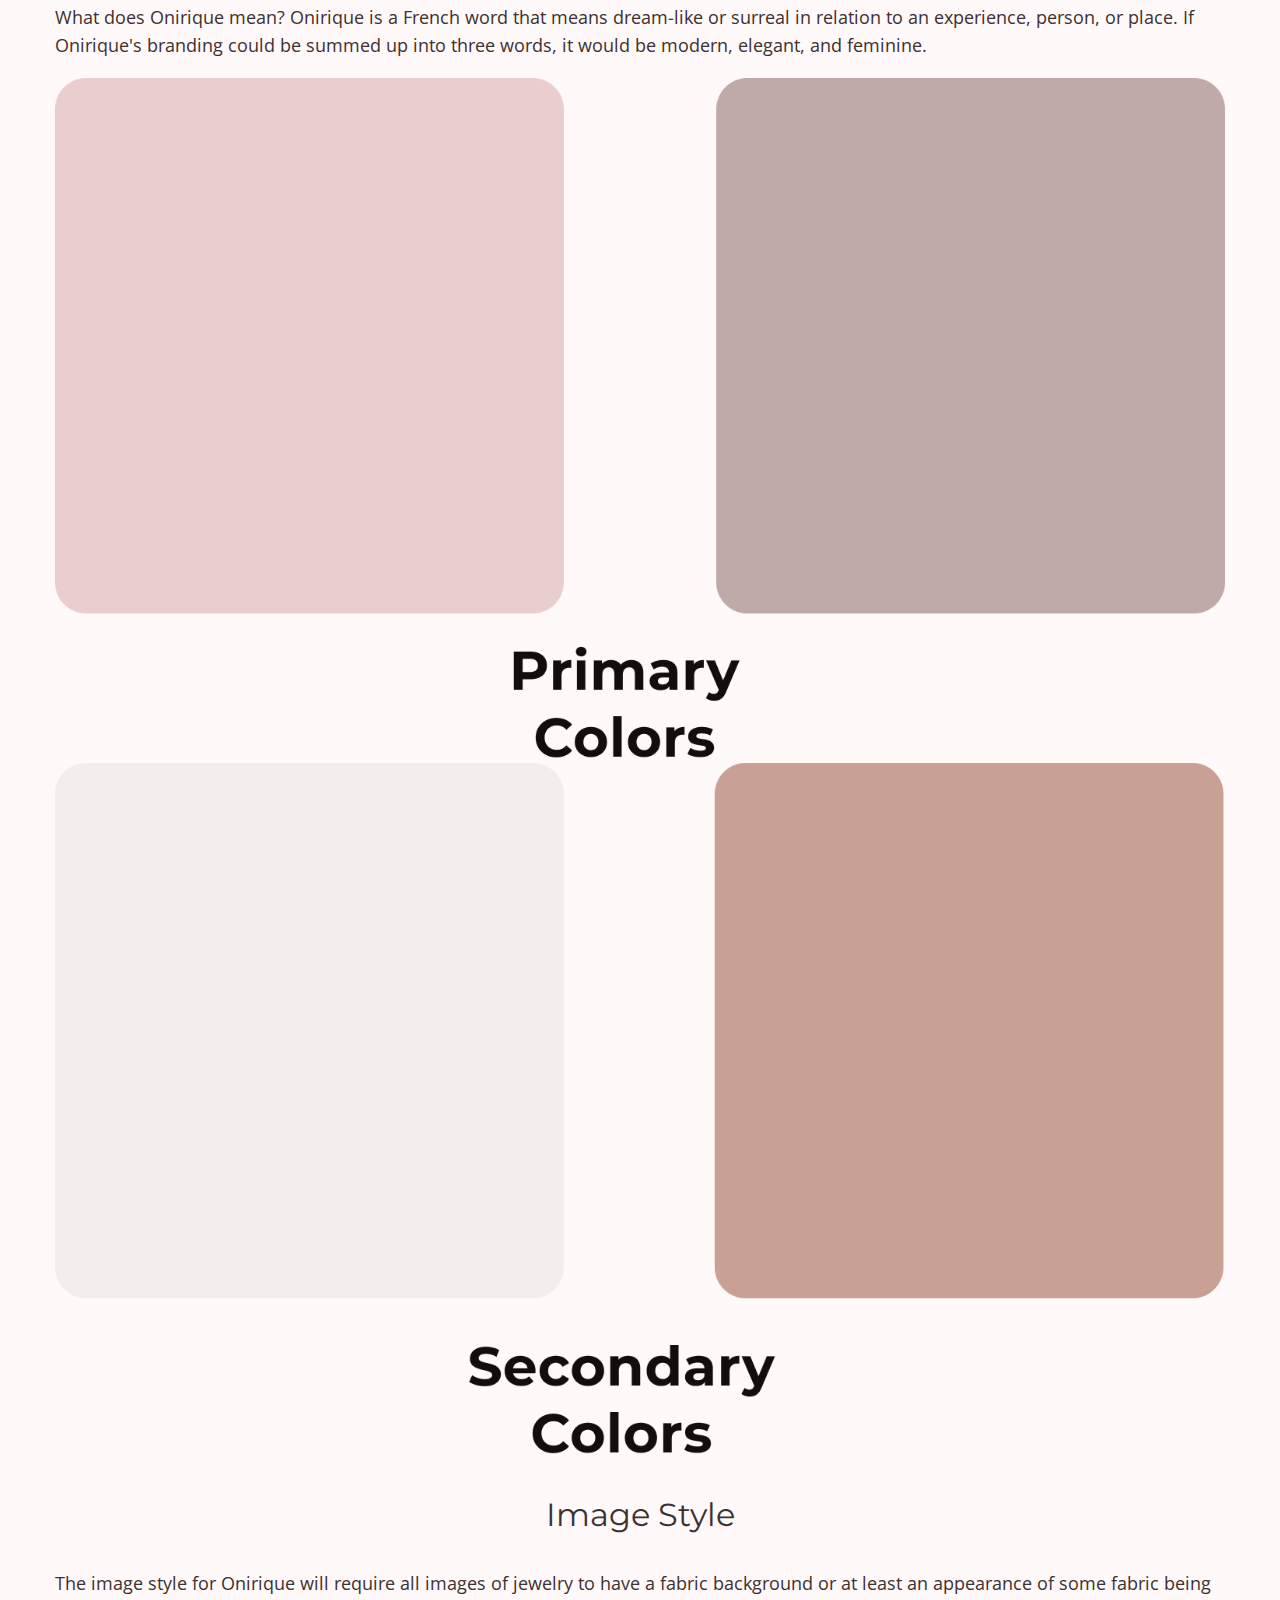
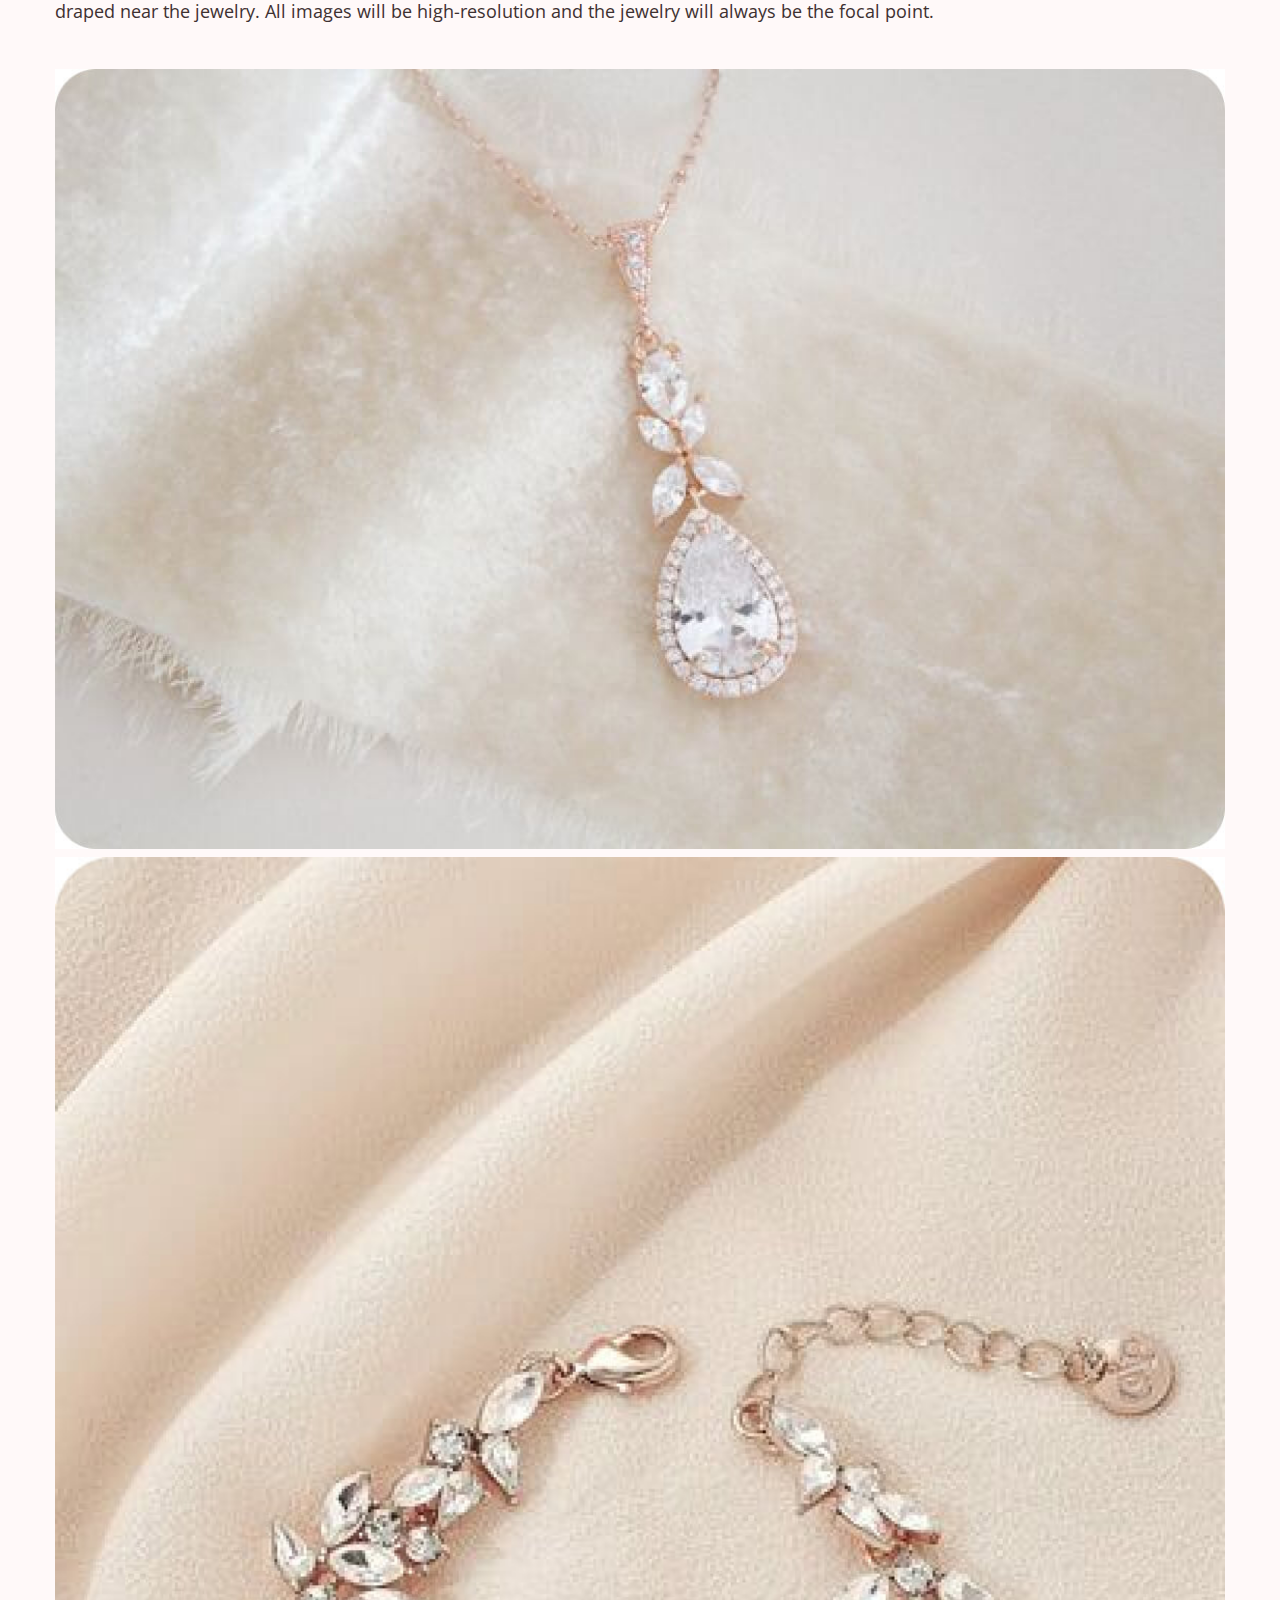
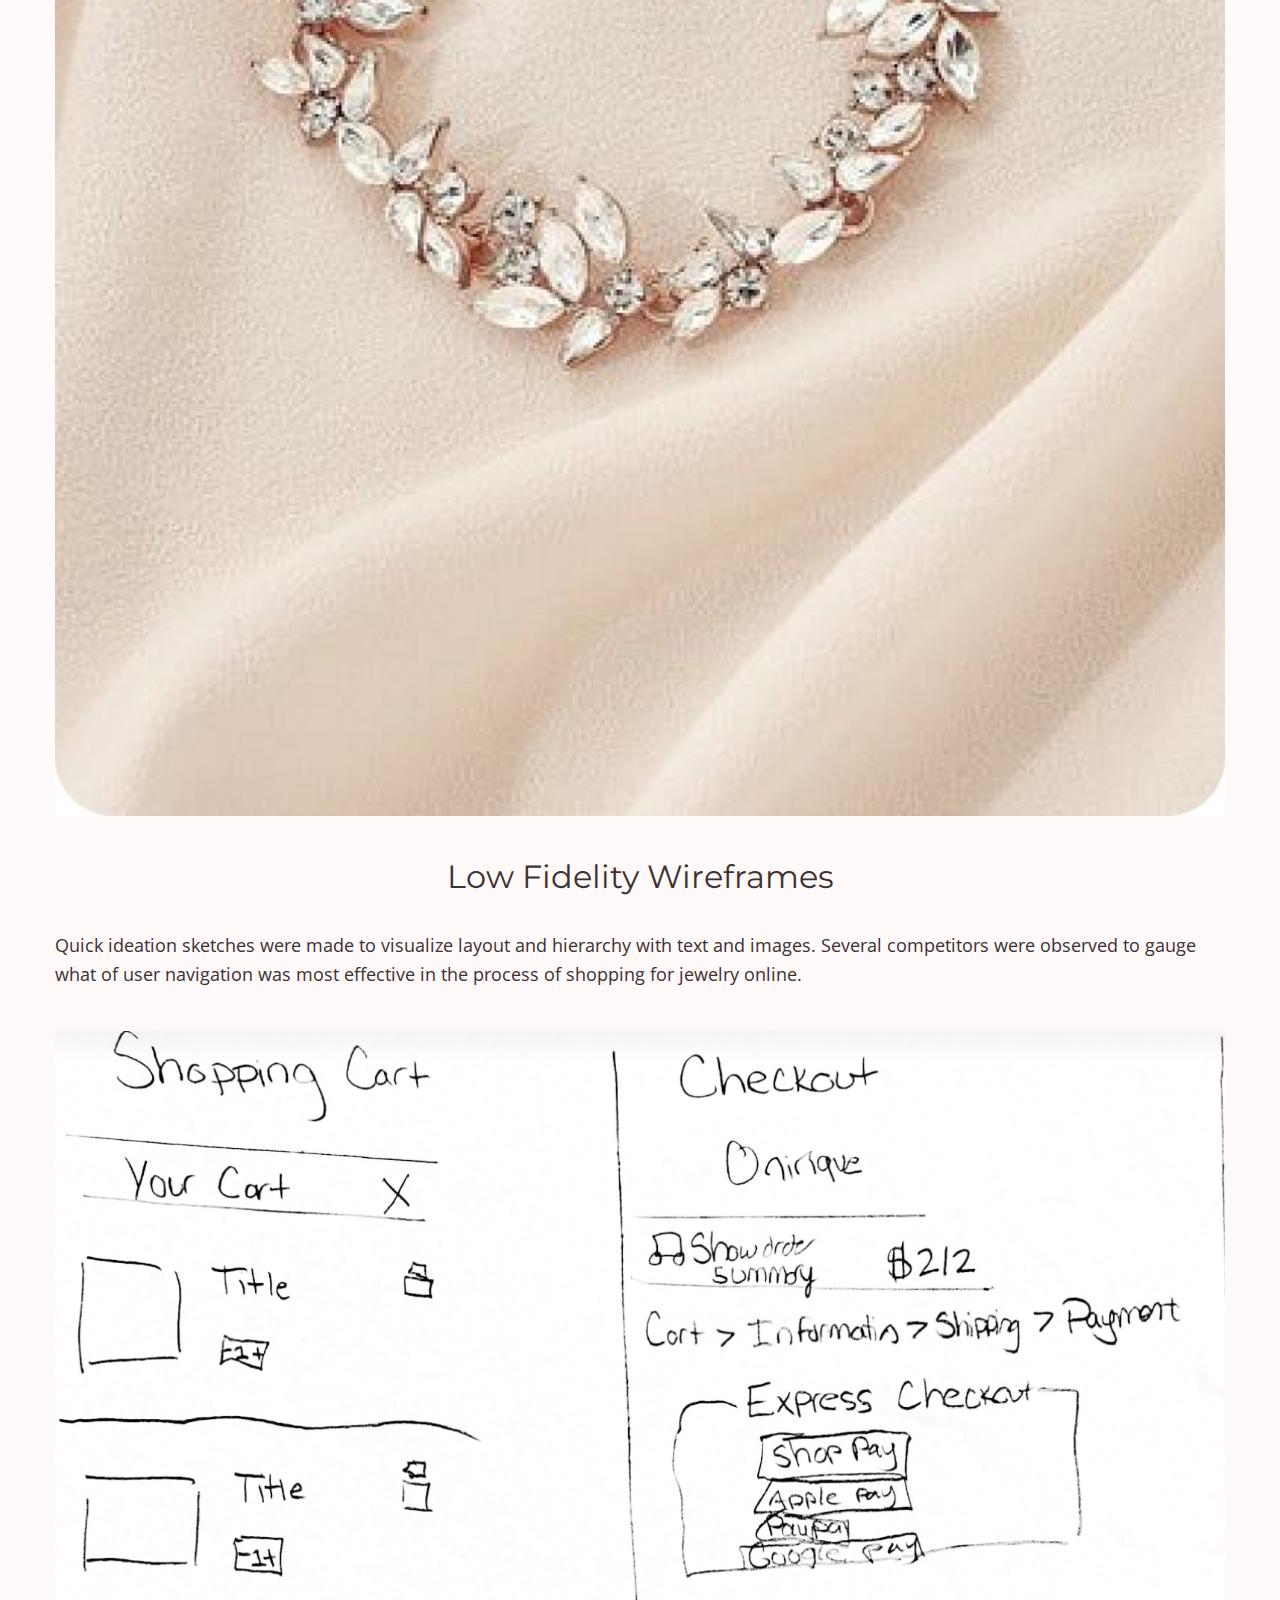
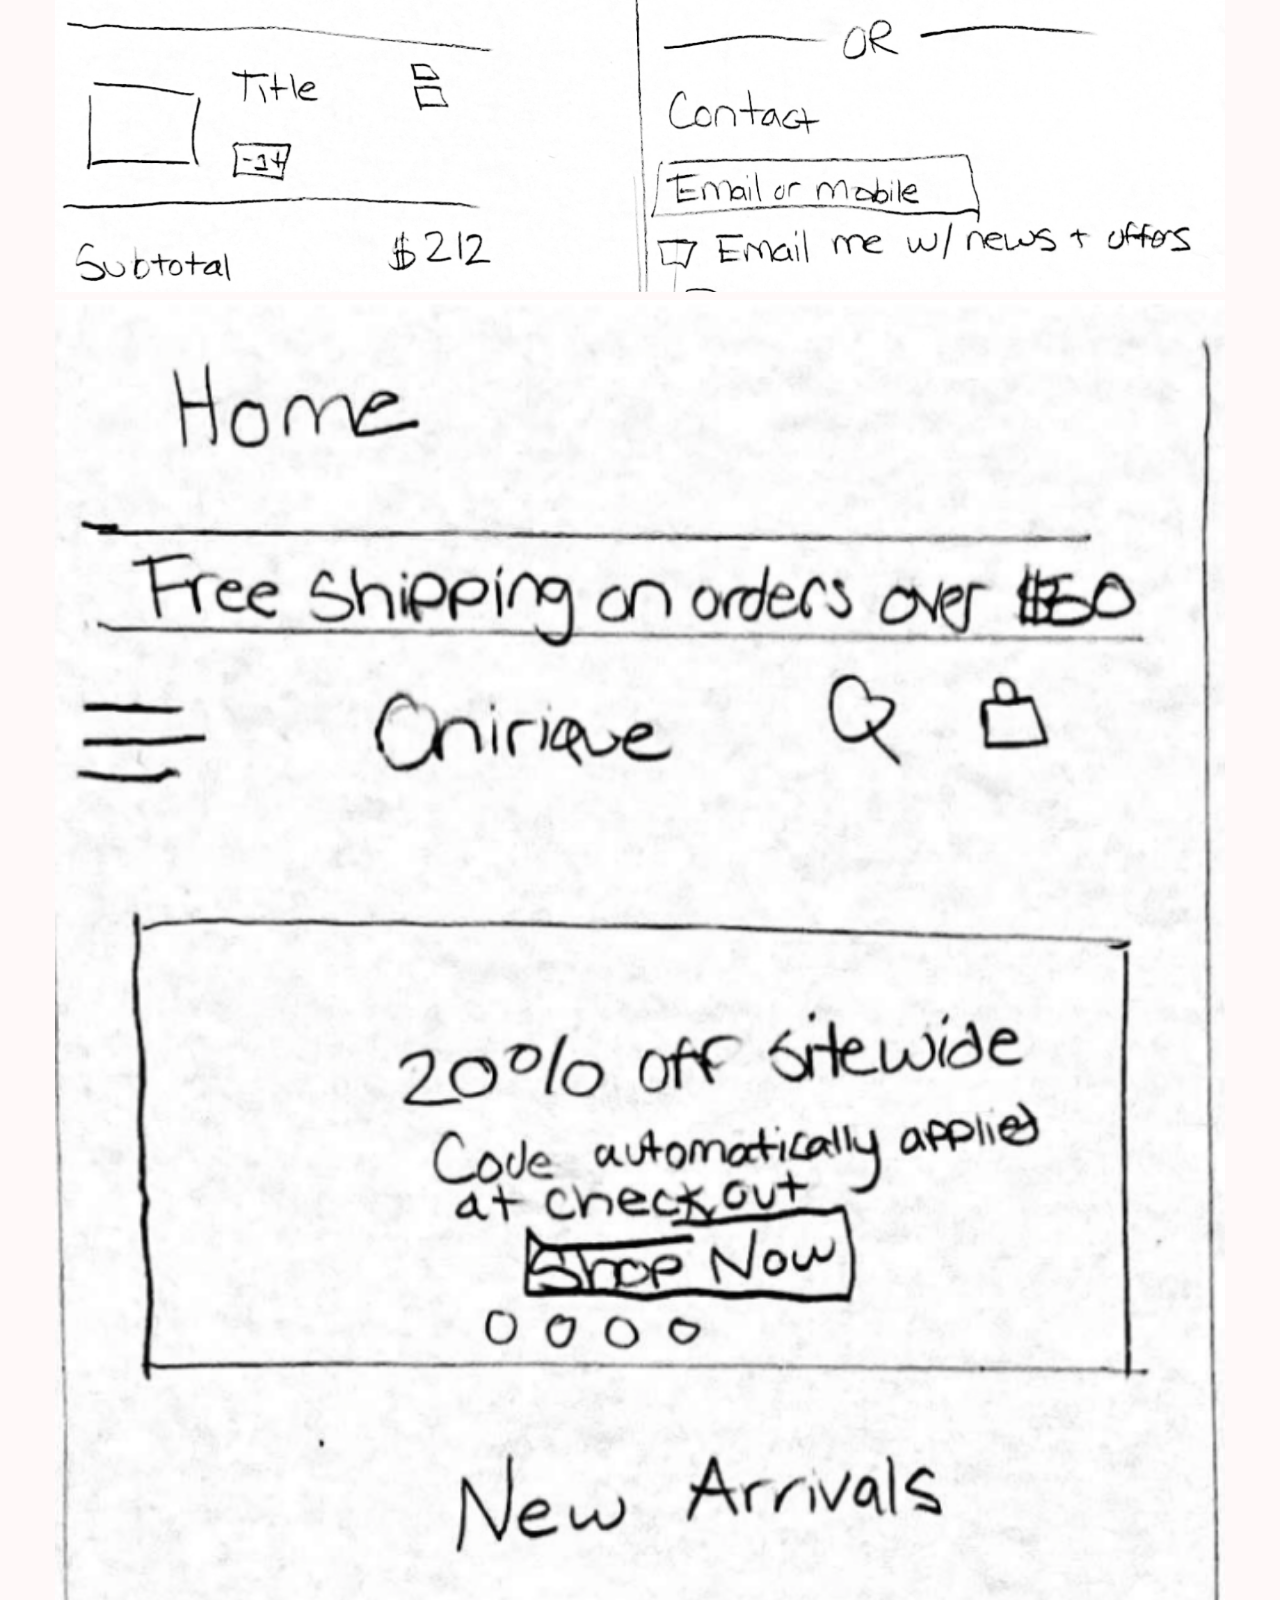
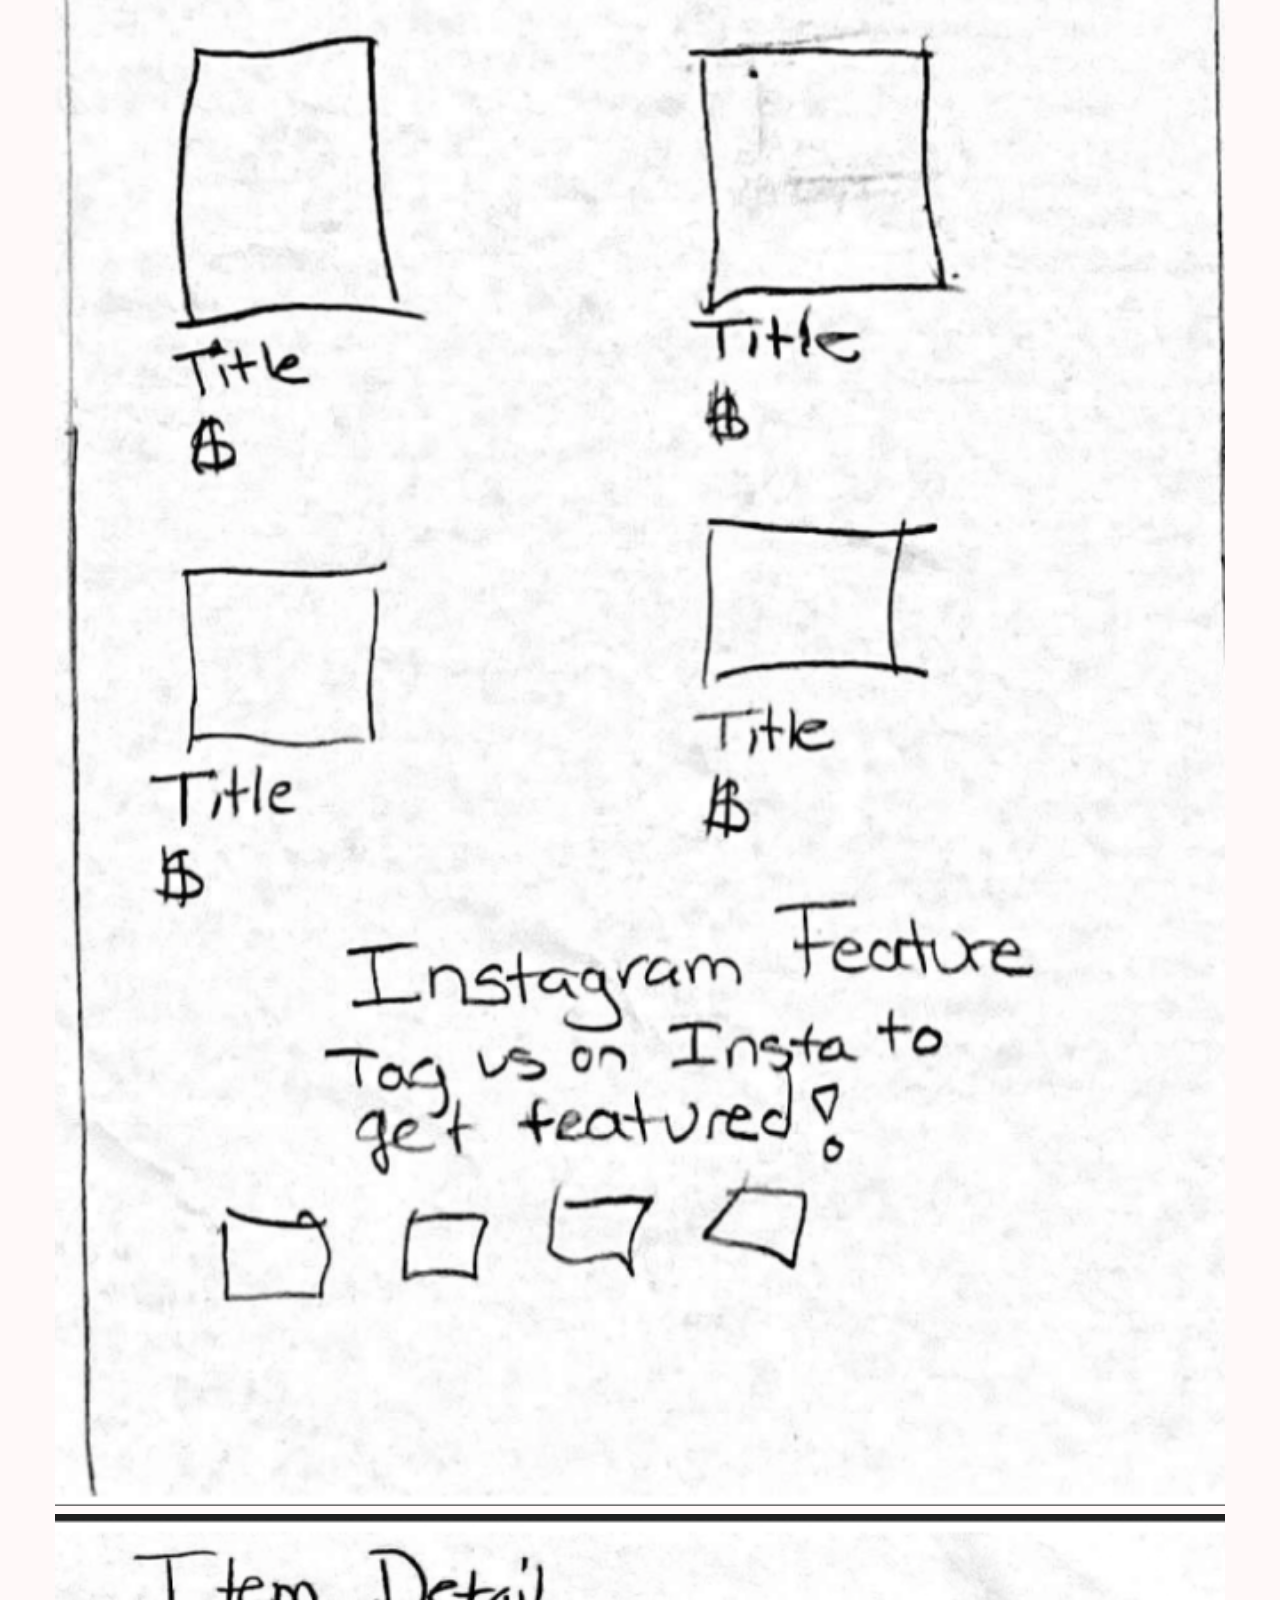
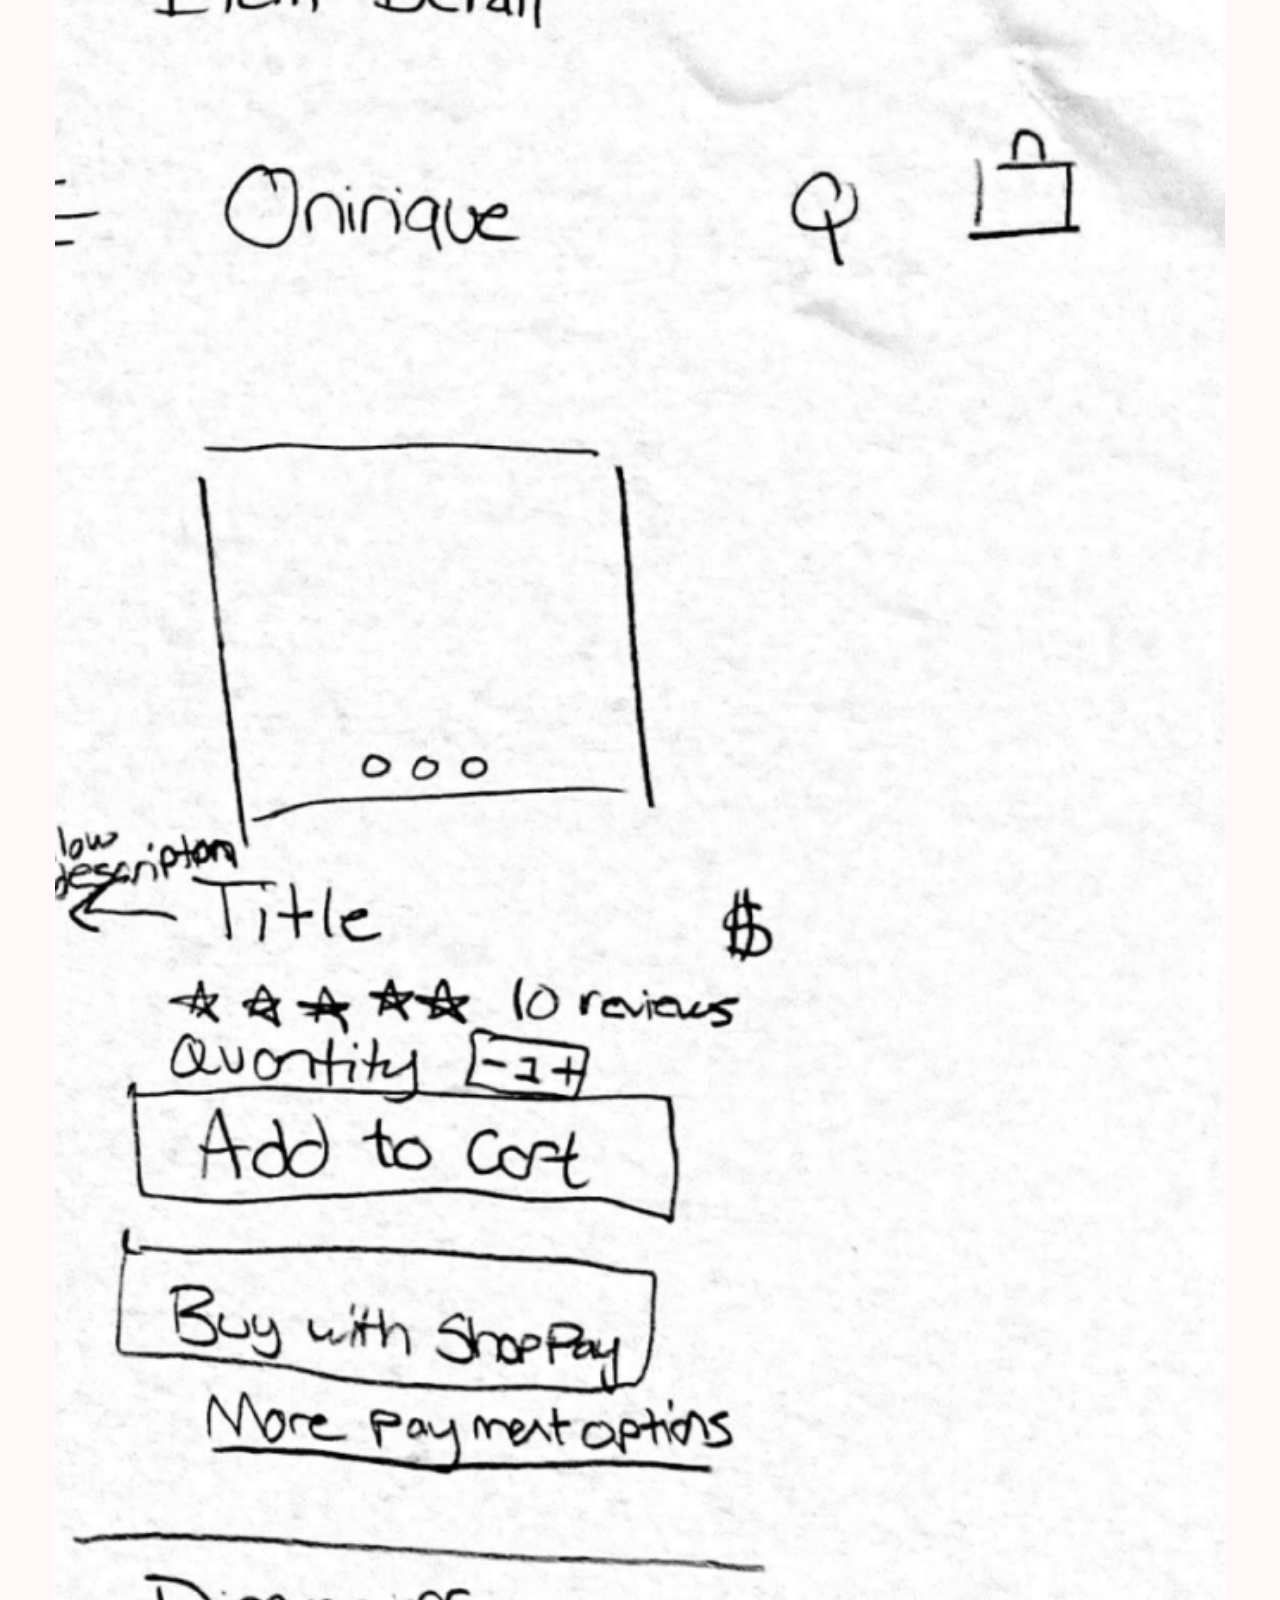
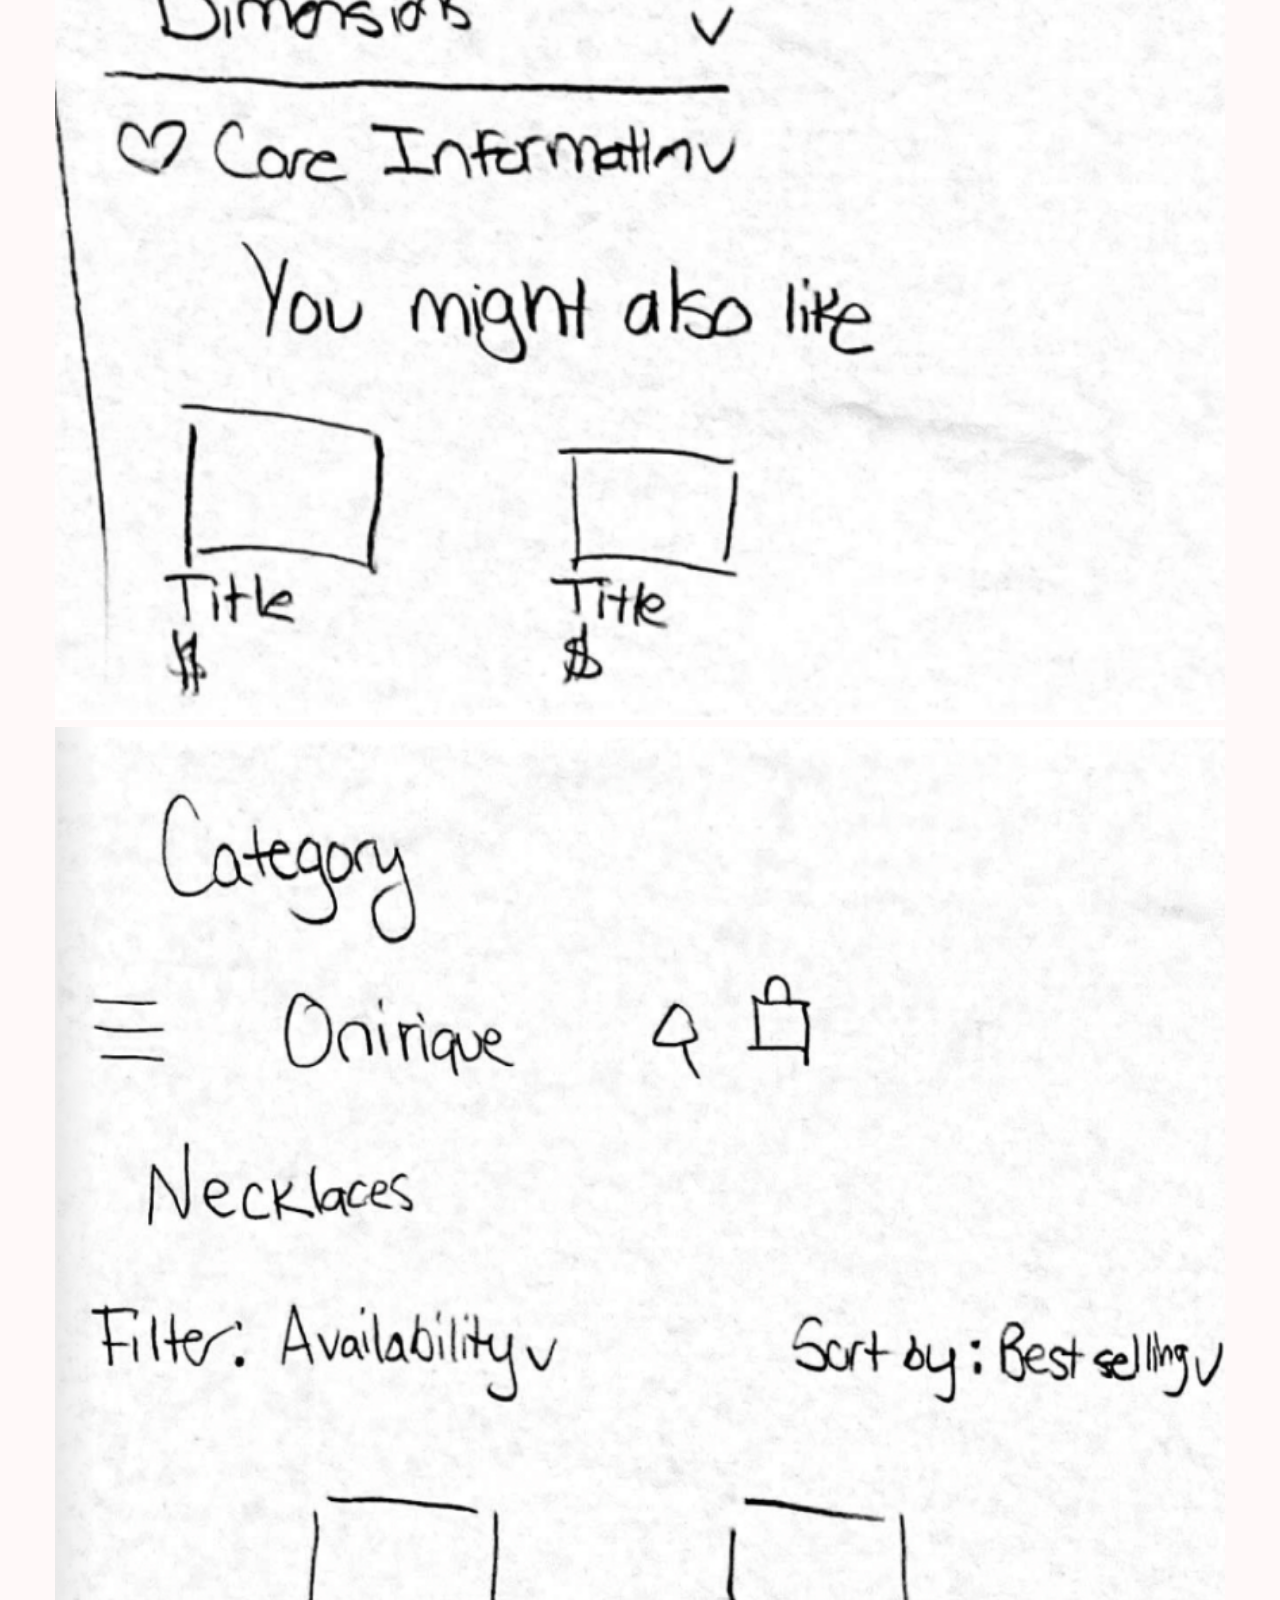
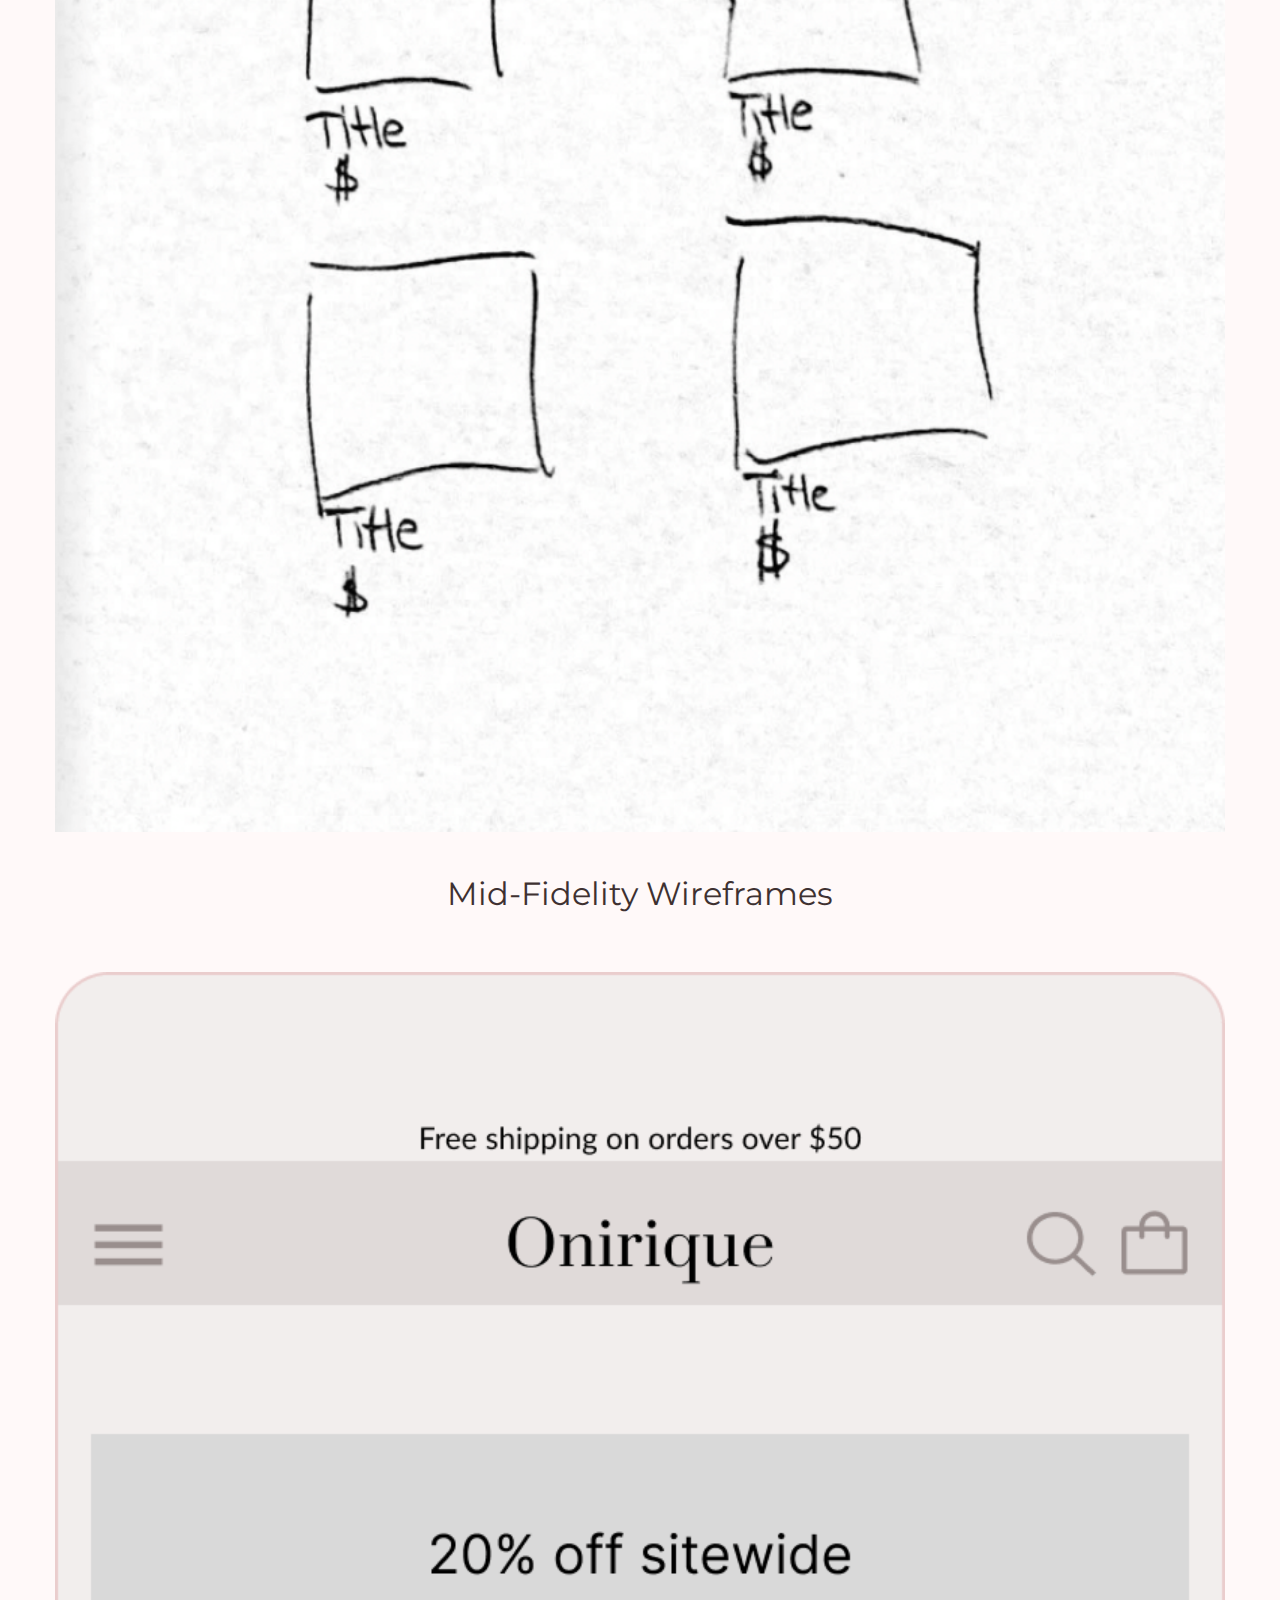
<file: onirique.html>
<!DOCTYPE html>
<html lang="en" dir="ltr">

<head>
    <meta charset="utf-8">
    <meta name="viewport" content="width=device-width, initial-scale=1">
    <title>Julia Getz</title>
    <link rel="stylesheet" type="text/css" href="https://necolas.github.io/normalize.css/8.0.1/normalize.css">
    <link rel="stylesheet" type="text/css" href="css/style.css">
    <link href="https://fonts.googleapis.com/css2?family=Montserrat:wght@700&family=Open+Sans&display=swap"
        rel="stylesheet">
</head>

<body>
    <header>
        <div class="container">
            <h1>Julia Getz</h1>
            <nav>
                <ul>
                    <li><a href="index.html">Work</a></li>
                    <li><a href="about.html">About</a></li>
                    <li><a href="contact">Contact</a></li>
                </ul>
            </nav>
        </div>
    </header>
    <main>
    <div class="container">
            <h1>
                Onirique
            </h1>
            <h2>
                UI Luxury Jewelry Design Case Study
            </h2>
            <!-- Product Header -->
        <div>
            <!-- Image -->
            <img src="img/onirique/onirique-intro-2x.jpg" alt="UI Luxury Jewelry Design Case Study">
        </div>
        <div class="row">
            <h3>Purpose</h3>
            <p>A web app where users can shop for luxury jewelry quickly and easily without the hassle of
                going into a physical store.</p>
        </div>
        <div class="row">
            <h3>Roles</h3>
            <ul>
                <li>UI Designer</li>
                <li>Brand Design</li>
                <li>UX Researcher</li>
                <li>Product Designer</li>
            </ul>
            <h3>Deliverables</h3>
            <ul>
                <li>Concept development</li>
                <li>Brand guidelines</li>
                <li>User flow</li>
                <li>Wireframes</li>
                <li>Prototype</li>
                <li>User interface</li>
            </ul>
            <h3>Duration</h3>
            <p>1 month</p>
        </div>
        <!--Challeges and Solutions-->
        <div class="row">
            <!-- Row -->
            <h3>Challenges</h3>
            <ul>
                <li>Allowing customers to place multiple items in a shopping cart, so that they can purchase more
                    than one item at a time.</li>
                <li>Providing a variety of payment options, so that the customer can choose the best payment method
                    that suits their needs.</li>
                <li>Must allow for customers to see the inventory without having to register.</li>
                <li>Make navigation easy, so that users can filter and find what they need.</li>
            </ul>
        </div>
        <div class="row">
            <!--User Flow-->
            <h3>User Flow</h3>
            <p>
                As a customer, I need a simple checkout process that allows me to view multiple items in my cart.
            </p>
            <img src="img/onirique/onirique-userflow-2x.png" alt="Onirique User Flow">
            <h3>Brand Guidelines</h3>
            <p>
                What does Onirique mean? Onirique is a French word that means dream-like or surreal in relation to an
                experience, person, or place. If Onirique's branding could be summed up into three words, it would be
                modern,
                elegant, and feminine.
            </p>
            <img src="img/onirique/onirique-colorstory-2x.png" alt="Onirique Color Story">
            <h3>Image Style</h3>
            <p>
                The image style for Onirique will require all images of jewelry to have a fabric background or at least
                an appearance of some fabric being draped near the jewelry. All images will be high-resolution and the
                jewelry
                will always be the focal point.
            </p>
        </div>
        <div class="col img-col">
            <img src="img/onirique/jewelryphoto1-2xjpg.jpg" alt="Jewelry Photo 1">
        </div>
        <div class="col img-col">
            <img src="img/onirique/jewelryphotov2-2x.jpg" alt="Jewelry Photo 2">
        </div>
        <div class="row">
            <!-- Row -->
            <h3>Low Fidelity Wireframes</h3>
            <p>
                Quick ideation sketches were made to visualize layout and hierarchy with text and images. Several
                competitors were observed to gauge what of user navigation was most effective in the process of shopping
                for jewelry
                online.
            </p>
        </div>
        <div class="row img-row">
            <!-- Row -->
            <div class="col img-col">
                <img src="img/onirique/sketch1-2x.png" alt="Sketch 1">
            </div>
            <div class="col img-col">
                <img src="img/onirique/sketch2-2x.png" alt="Sketch 2">
            </div>
            <div class="col img-col">
                <img src="img/onirique/sketch3-2x.png" alt="Sketch 3">
            </div>
            <div class="col img-col">
                <img src="img/onirique/sketch4-2x.png" alt="Sketch 4">
            </div>
        </div>
        <div class="row">
            <!-- Row -->
            <h3>Mid-Fidelity Wireframes</h3>
        </div>
        <div class="row img-row">
            <!-- Row -->
            <div class="col img-col">
                <img src="img/onirique/onirique-midfidelity-homepage-2x.png" alt="Mid Fidelity Homepage">
            </div>
            <div class="col img-col">
                <img src="img/onirique/onirique-midfidelity-categorypage-2x.png" alt="Mid Fidelity Category Page">
            </div>
            <div class="col img-col">
                <img src="img/onirique/onirique-midfidelity-itemdetail-screen-2x.png"
                    alt="Mid FidelityItem Detail Screen">
            </div>
        </div>
        <div class="row img-row">
            <!-- Row -->
            <div class="col img-col">
                <img src="img/onirique/onirique-mid fidelity-cart2items-screen-2x.png" alt="Mid Fidelity Cart 2 Items">
            </div>
            <div class="col img-col">
                <img src="img/onirique/onirique-midfidelity-checkout-screen-2x.png" alt="Mid FidelityCheckout Screen">
            </div>
        </div>
        <div class="row">
            <!-- Row -->
            <h3>User Testing</h3>
            <p>
                User interviews allowed for room to see if mid-fidelity mockups were clear and needed any revisions upon
                moving forward. Only small edits were required as the navigation portion was commonly understood.
            </p>
        </div>
        <div class="row">
            <h4>Participant 1</h4>
            <p>Positives: Clean and clear, very obvious what needs to be clicked and where things will lead. Critique:
                Make sure to include About, Contact Us, Refunds, etc. somewhere. </p>
            <h4>Participant 2</h4>
            <p>
                I walked through your prototype and it all looks really good to me. I think you definitely accomplished
                the objectives of viewing multiple items in cart very clearly and having a simple checkout process. I
                really like
                the grouping of all the express payment options together, and I appreciated the clear path ... > ... >
                at the top of the checkout showing the user how they got there and what they could navigate back to.
                Great job!
            </p>
            <h4>Participant 3</h4>
            <p>
                Positives: Instagram feature on home page is a fun social add on. Love the spacing indentation in the
                category menu because I can tell what the subcategories are. Checkout page is clear and familiar.
                Critique: I want to
                click the name of the category in category menu, not the arrow on the right. Align description of item
                text to the left of the item details page instead of centered.
            </p>
        </div>
        <div class="row img-row">
            <!-- Row -->
            <h3>High Fidelity Wireframes</h3>
        </div>
        <div class="col img-col">
            <img src="img/onirique/onirique-highfidelity-welcomescreen-2x.png" alt="High Fidelity Welcome Screen">
        </div>
        <div class="col img-col">
            <img src="img/onirique/onirique-highfidelity-homescreen-2x.png" alt="High Fidelity Home Screen">
        </div>
        <div class="col img-col">
            <img src="img/onirique/onirique-highfidelity-category-menuscreen-2x.png"
                alt="High Fidelity Category Menu Screen">
        </div>
        <div class="row img-row">
            <!-- Row -->
            <div class="col img-col">
                <img src="img/onirique/onirique-highfidelity-categoryscreen-2x.png" alt="High Fidelity Category Screen">
            </div>
        </div>
        <div class="col img-col">
            <img src="img/onirique/onirique-highfidelity-item-detail-1screen-2x.png"
                alt="High Fidelity Item Detail Screen">
        </div>
        <div class="col img-col">
            <img src="img/onirique/onirique-highfidelity-item-detail-2screen-2x.png"
                alt="High Fidelity Item Detail 2 Screen">
        </div>
        <div class="col img-col">
            <img src="img/onirique/onirique-highfidelity-cart1item-screen-2x.png"
                alt="High Fidelity Cart 1 Item Screen">
        </div>
        <div class="row img-row">
            <!-- Row -->
            <div class="col img-col">
                <img src="img/onirique/onirique-highfidelity-cart2items-screen-2x.png"
                    alt="High Fidelity Cart 2 Items Screen">
            </div>
            <div class="col img-col">
                <img src="img/onirique/onirique-highfidelity-checkoutscreen-2x.png" alt="High Fidelity Checkout Screen">
            </div>
        </div>
        <div class="row img-row">
            <!-- Row -->
            <div class="col img-col">
                <img src="img/onirique/onirique-mockup-2x.png" alt="Onirique Mockup">
            </div>
        </div>
            <div class="row">
                <!-- Row -->
                <h3>Future Iterations</h3>
                <p>Future iterations of the app could include AI chat assistance, return and exchange screens, a repair
                    service screen, and a message box directly implemented into the site.</p>
            </div>
        </div>
     </div>
    </main>
    <footer>
        <div class="container">
            <h2>Get In Touch</h2>
            <p>
                If you like my work and want to discuss opprtunities, please e-mail me!
                <a href="juliagetz.96@gmail.com" class="button contact">Email me</a>
            </p>
        </div>
        <div class="container">
            <div class="social">
            <!--Social Media Layout and Placeholders-->
            <a href="https://www.linkedin.com/in/juliacgetz/" target="_blank">
                <svg id="Layer_1" style="enable-background:new 0 0 64 63.999;" version="1.1" viewBox="0 0 64 63.999"
                    xml:space="preserve" xmlns="http://www.w3.org/2000/svg" xmlns:xlink="http://www.w3.org/1999/xlink">
                    <g id="Shape_66_">
                        <g>
                            <circle cx="32" cy="32" r="32" style="fill:#48A0DC;" />
                        </g>
                    </g>
                    <g id="Linked_IN_logo">
                        <g>
                            <path
                                d="M18.031,43.968h5.993V23.993h-5.993V43.968z M41.375,23.304    c-2.909,0-5.511,1.062-7.356,3.406v-2.779h-6.014v20.037h6.014V33.132c0-2.289,2.098-4.524,4.728-4.524    c2.629,0,3.274,2.235,3.274,4.471v10.89h5.993V32.63C48.014,24.754,44.285,23.304,41.375,23.304z M21,21.999c1.657,0,3-1.344,3-3    c0-1.657-1.343-3-3-3c-1.657,0-3,1.343-3,3C18,20.655,19.343,21.999,21,21.999z"
                                style="fill-rule:evenodd;clip-rule:evenodd;fill:#FFFFFF;" />
                        </g>
                    </g>
                </svg>
            </a>
            <a href="https://www.behance.net/juliagetz1" target="_blank">
                <svg id="Capa_1" style="enable-background:new 0 0 112.196 112.196;" version="1.1"
                    viewBox="0 0 112.196 112.196" xml:space="preserve" xmlns="http://www.w3.org/2000/svg"
                    xmlns:xlink="http://www.w3.org/1999/xlink">
                    <g>
                        <g>
                            <circle cx="56.098" cy="56.098" r="56.098" style="fill:#4176FA;" />
                        </g>
                        <g>
                            <path
                                d="M76.209,46.341c-16.203,0-16.224,16.142-16.224,16.225c0,0-1.11,16.162,16.224,16.162    c0,0,14.456,0.822,14.456-11.248h-7.423c0,0,0.246,4.544-6.786,4.544c0,0-7.423,0.494-7.423-7.341h21.879    C90.912,64.683,93.318,46.341,76.209,46.341z M68.95,59.028c0,0,0.905-6.498,7.424-6.498c6.539,0,6.436,6.498,6.436,6.498H68.95z     M50.404,54.875c0,0,6.436-0.473,6.436-8.04c0-7.546-5.264-11.248-11.947-11.248H22.91v42.256h21.981    c0,0,13.428,0.412,13.428-12.481C58.32,65.362,58.896,54.875,50.404,54.875z M32.596,43.092h12.296c0,0,2.982,0,2.982,4.4    s-1.748,5.038-3.743,5.038H32.596V43.092z M44.276,70.338h-11.68v-11.31h12.296c0,0,4.463-0.041,4.442,5.819    C49.334,69.783,46.024,70.297,44.276,70.338z M67.12,38.075v5.203h17.438v-5.203H67.12z"
                                style="fill:#F1F2F2;" />
                        </g>
                    </g>
                </svg>
            </a>
            <p>Copyright Julia Getz 2023</p>
        </div>
        </div>
    </footer>
</body>

</html>
</file>
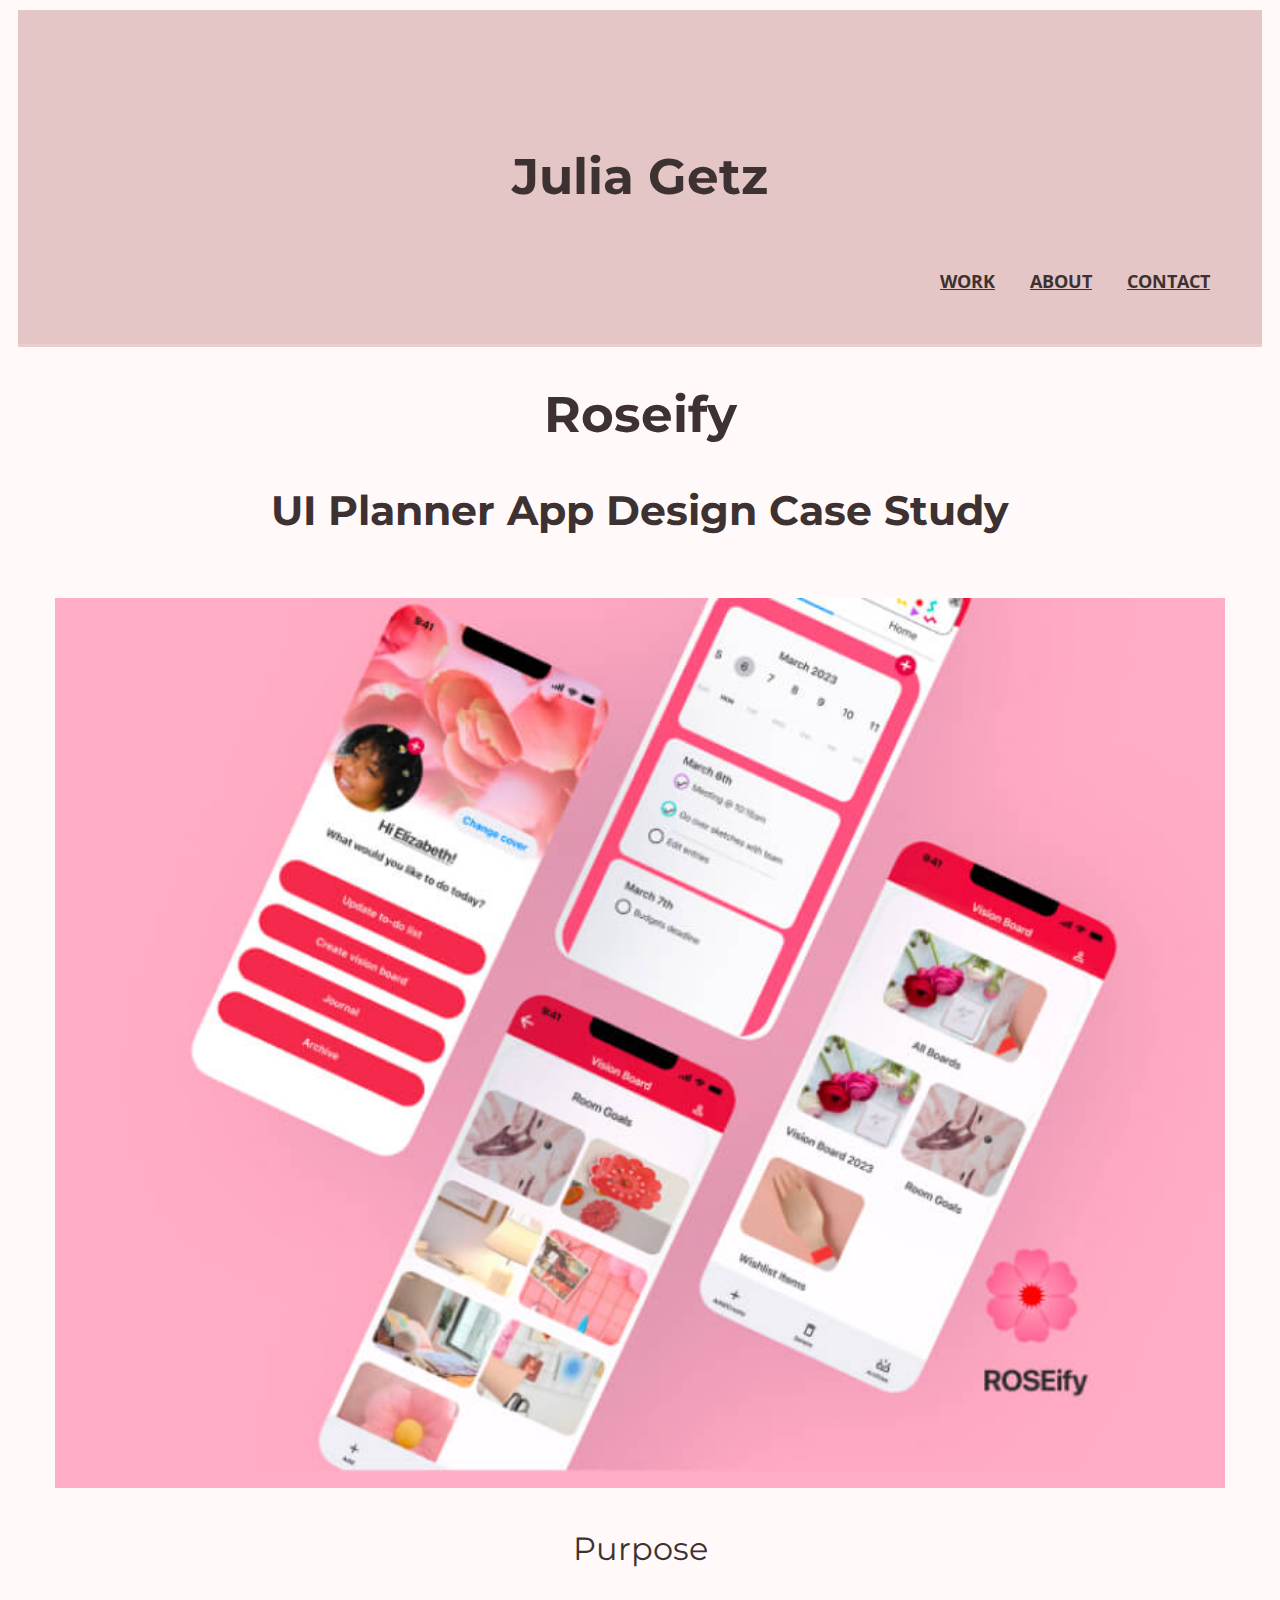
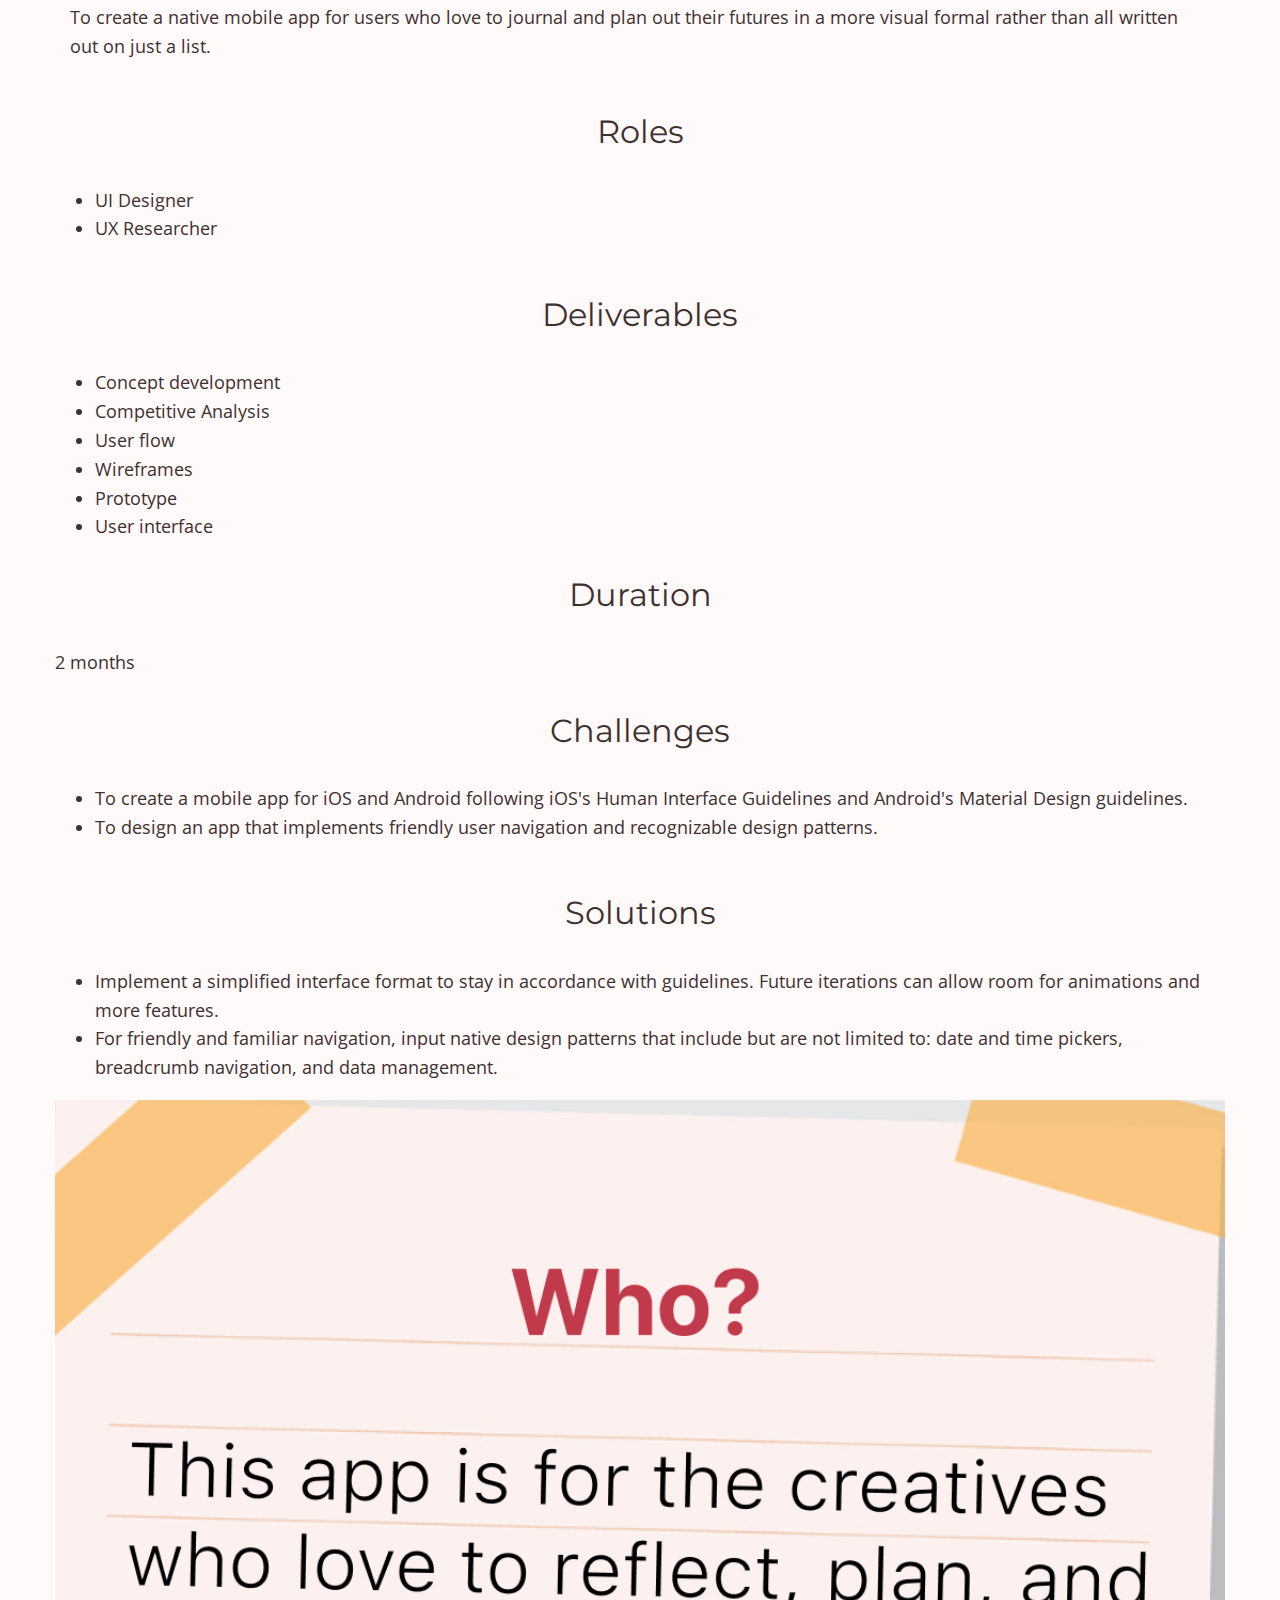
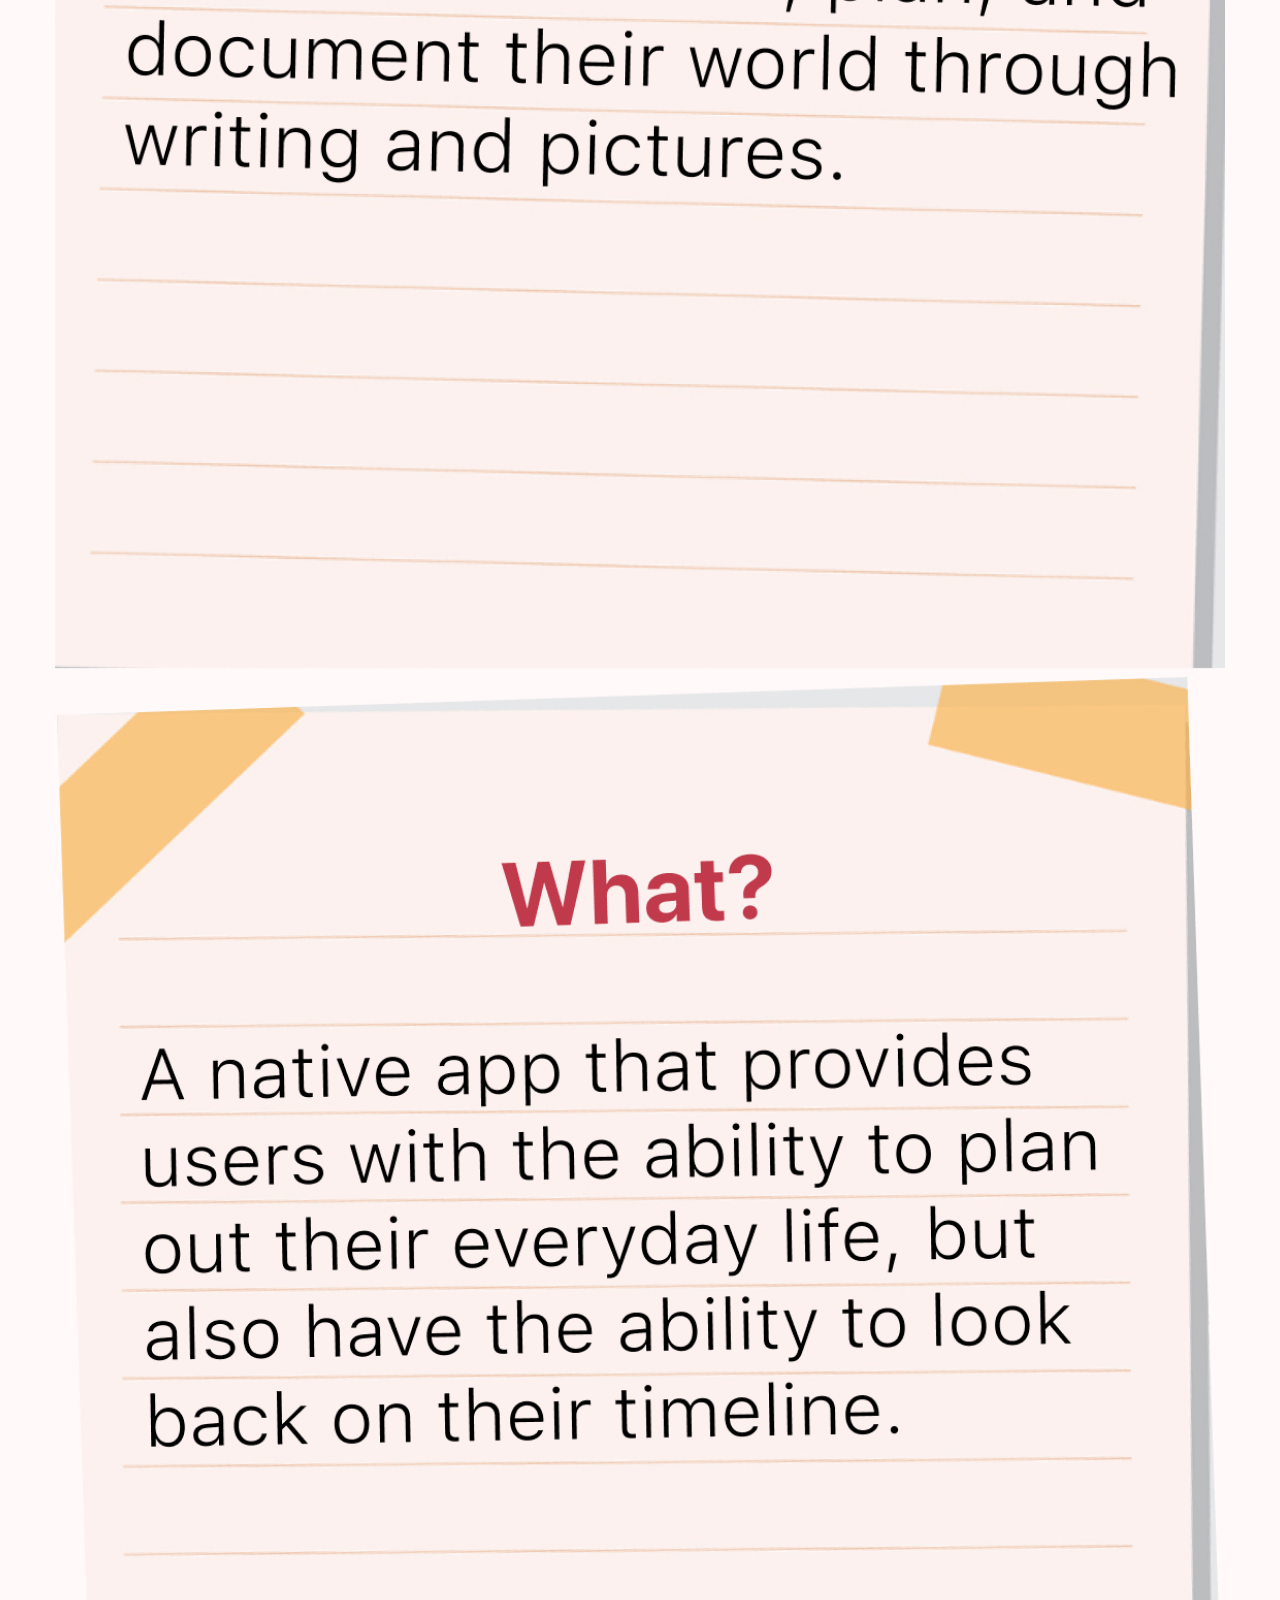
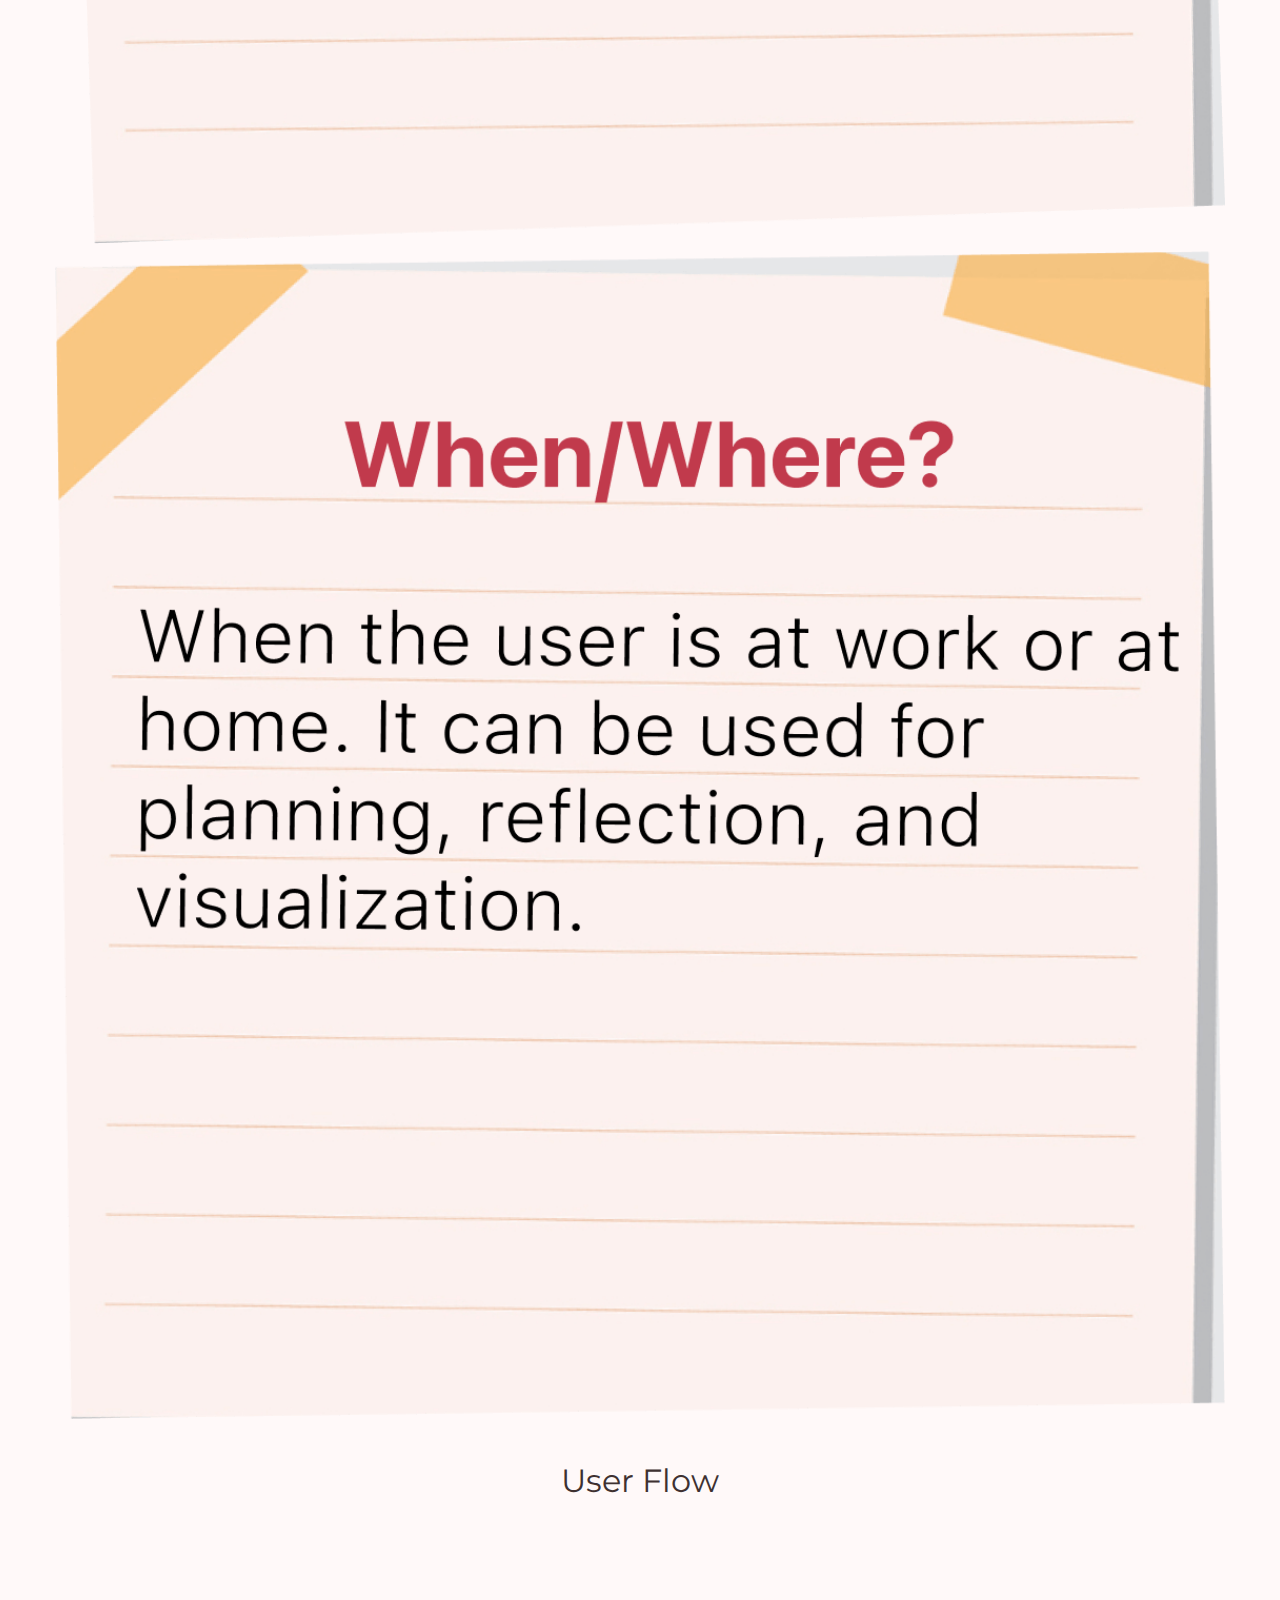
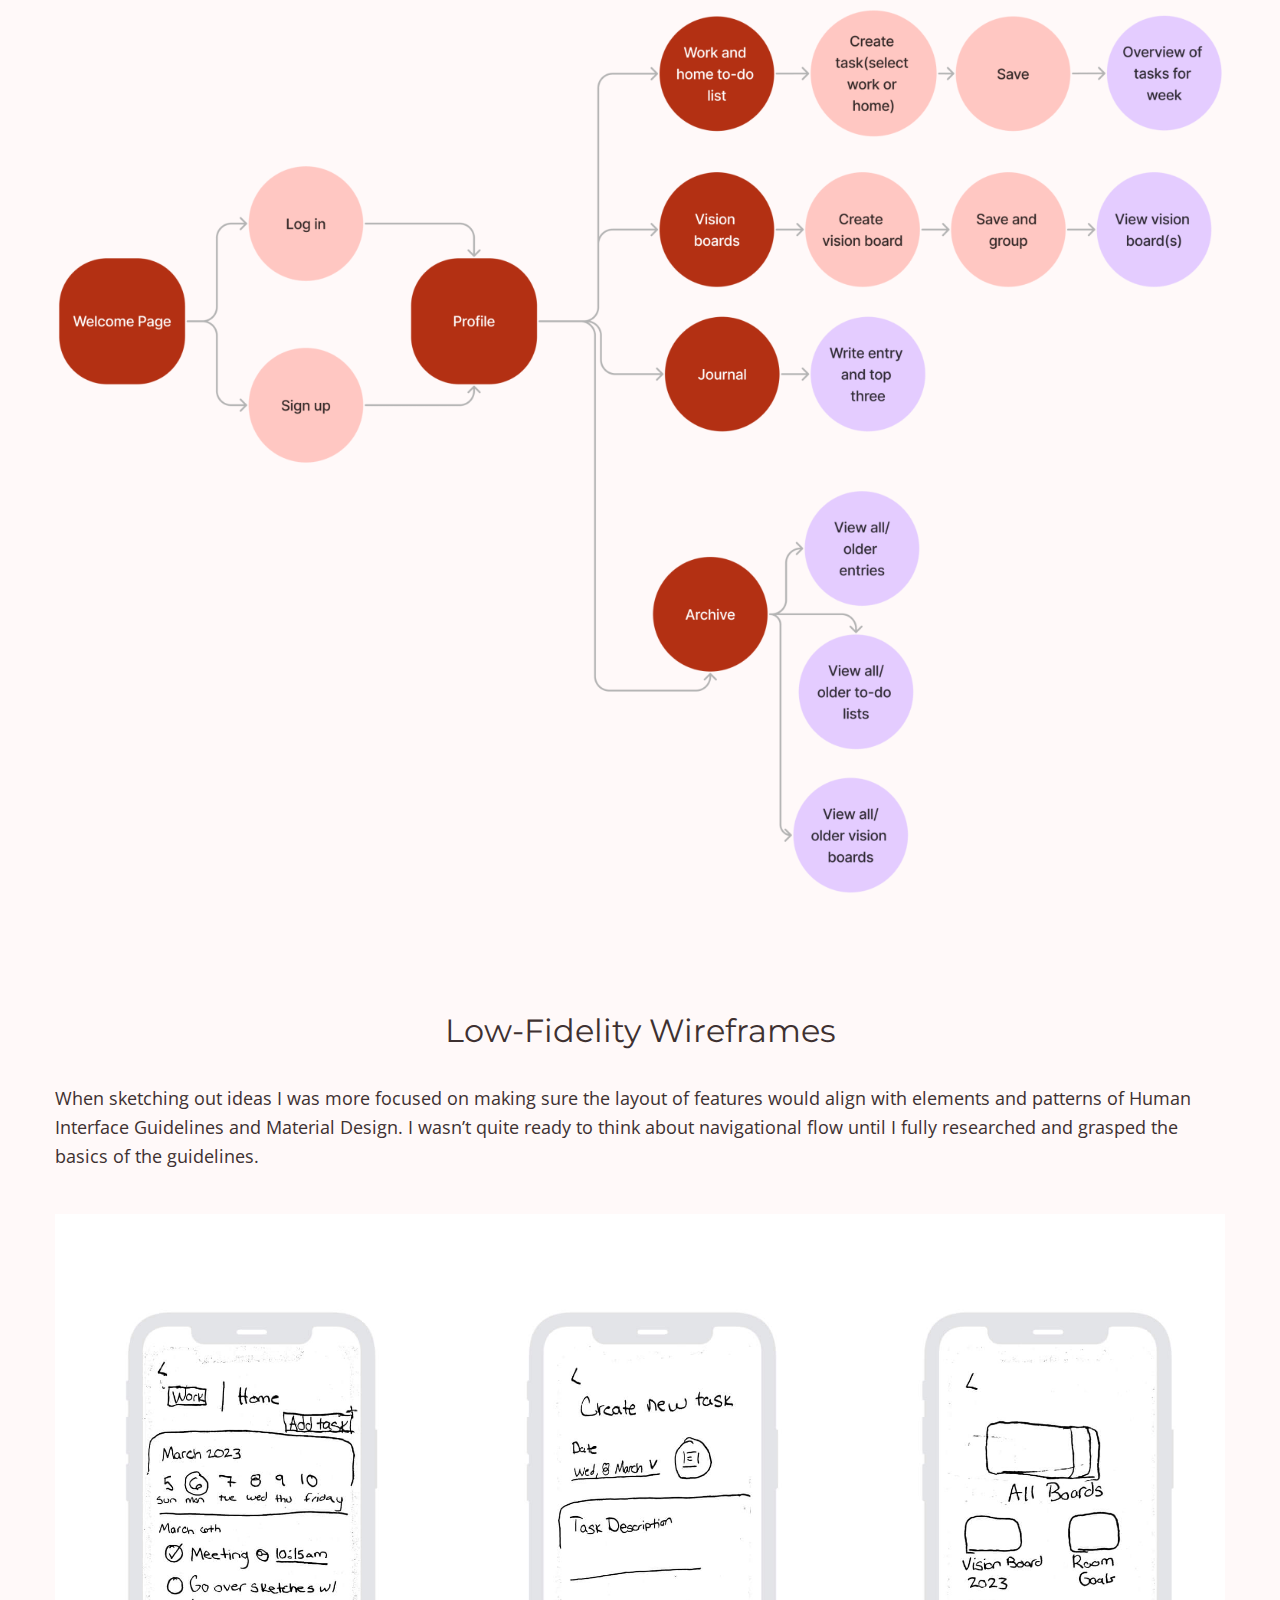
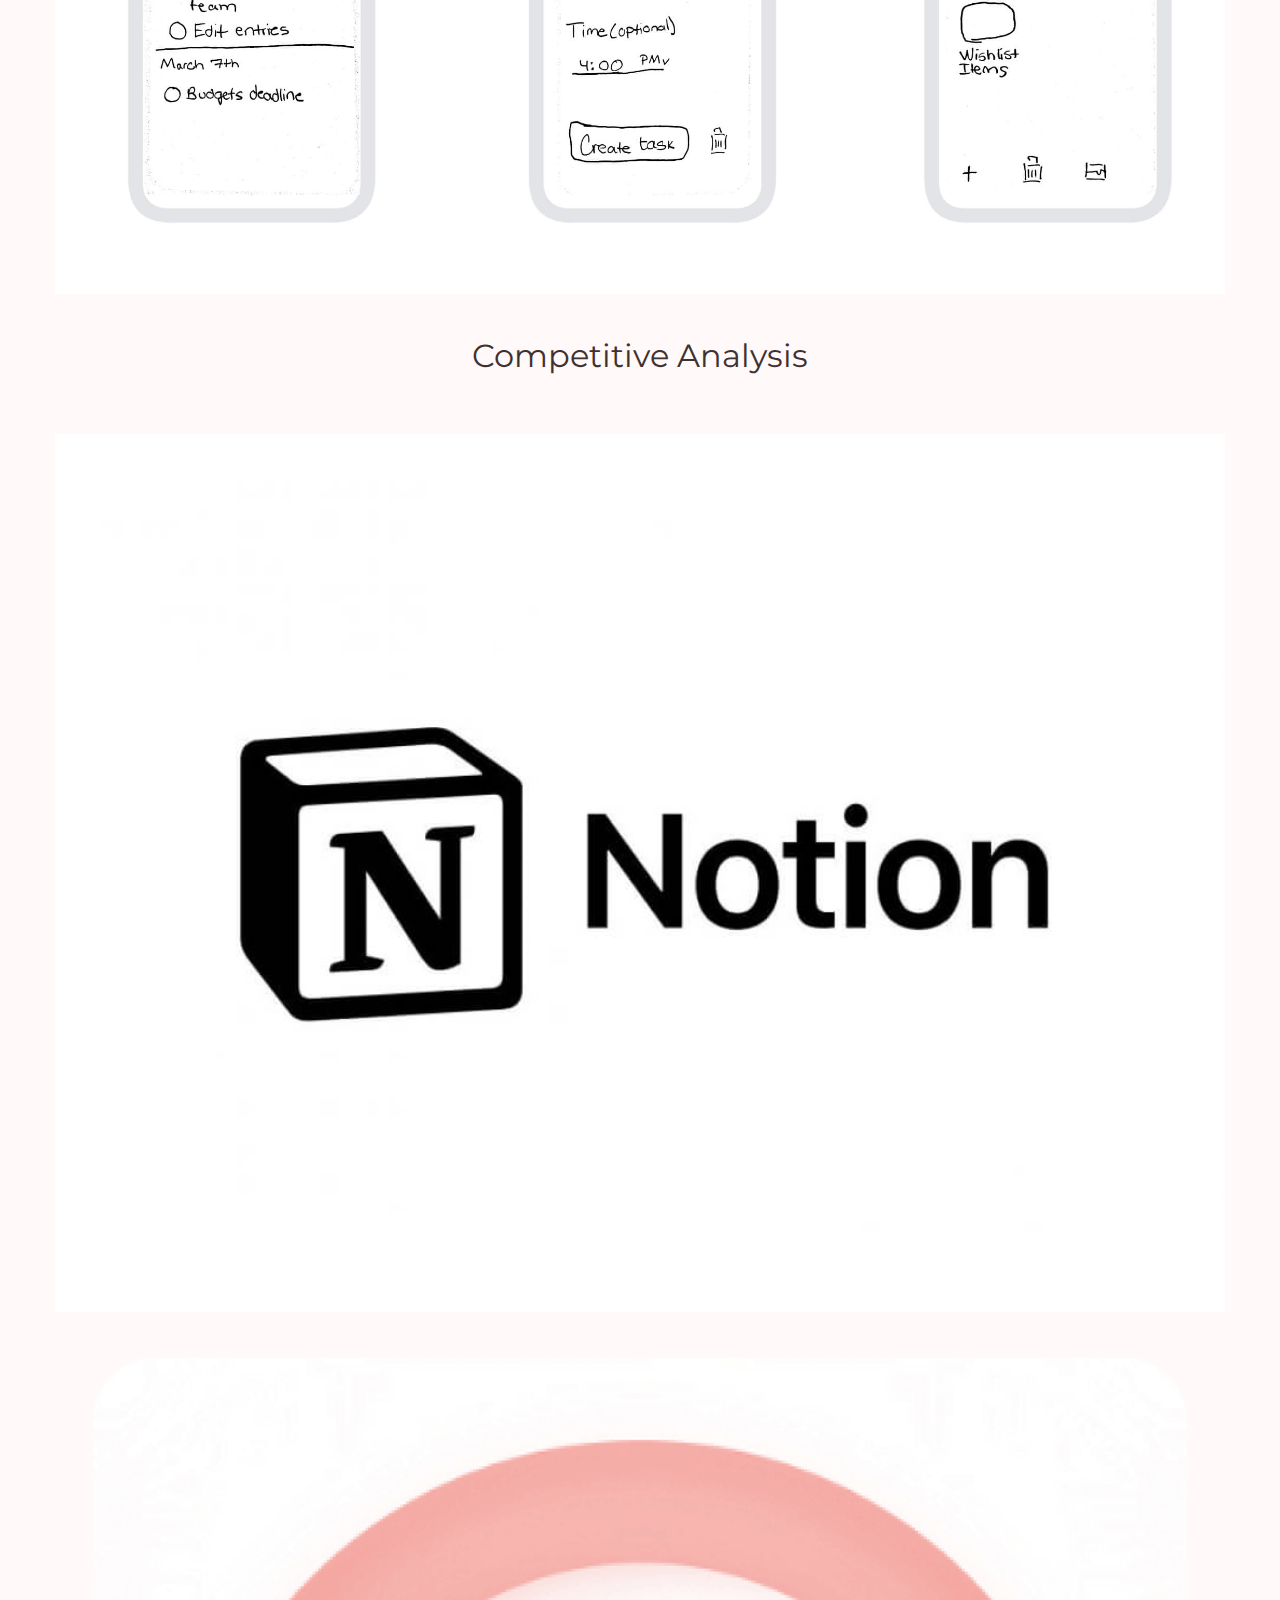
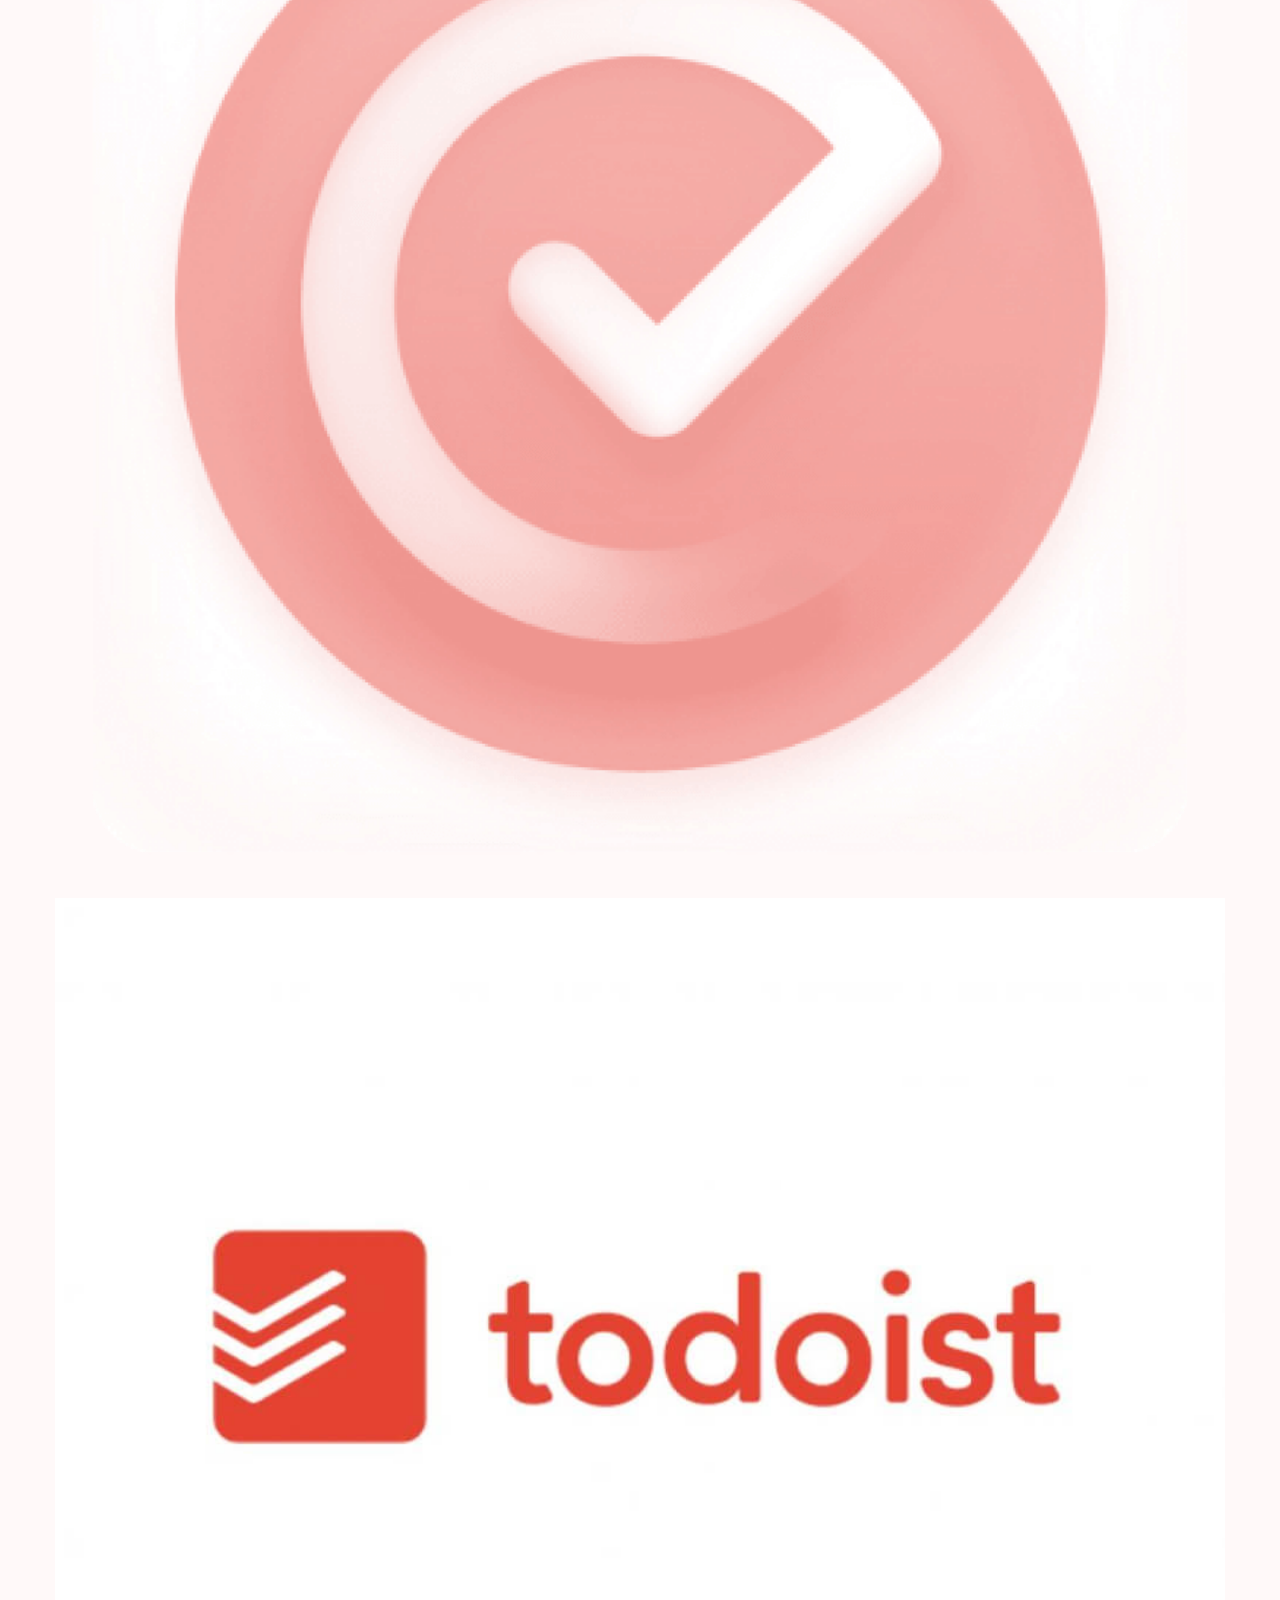
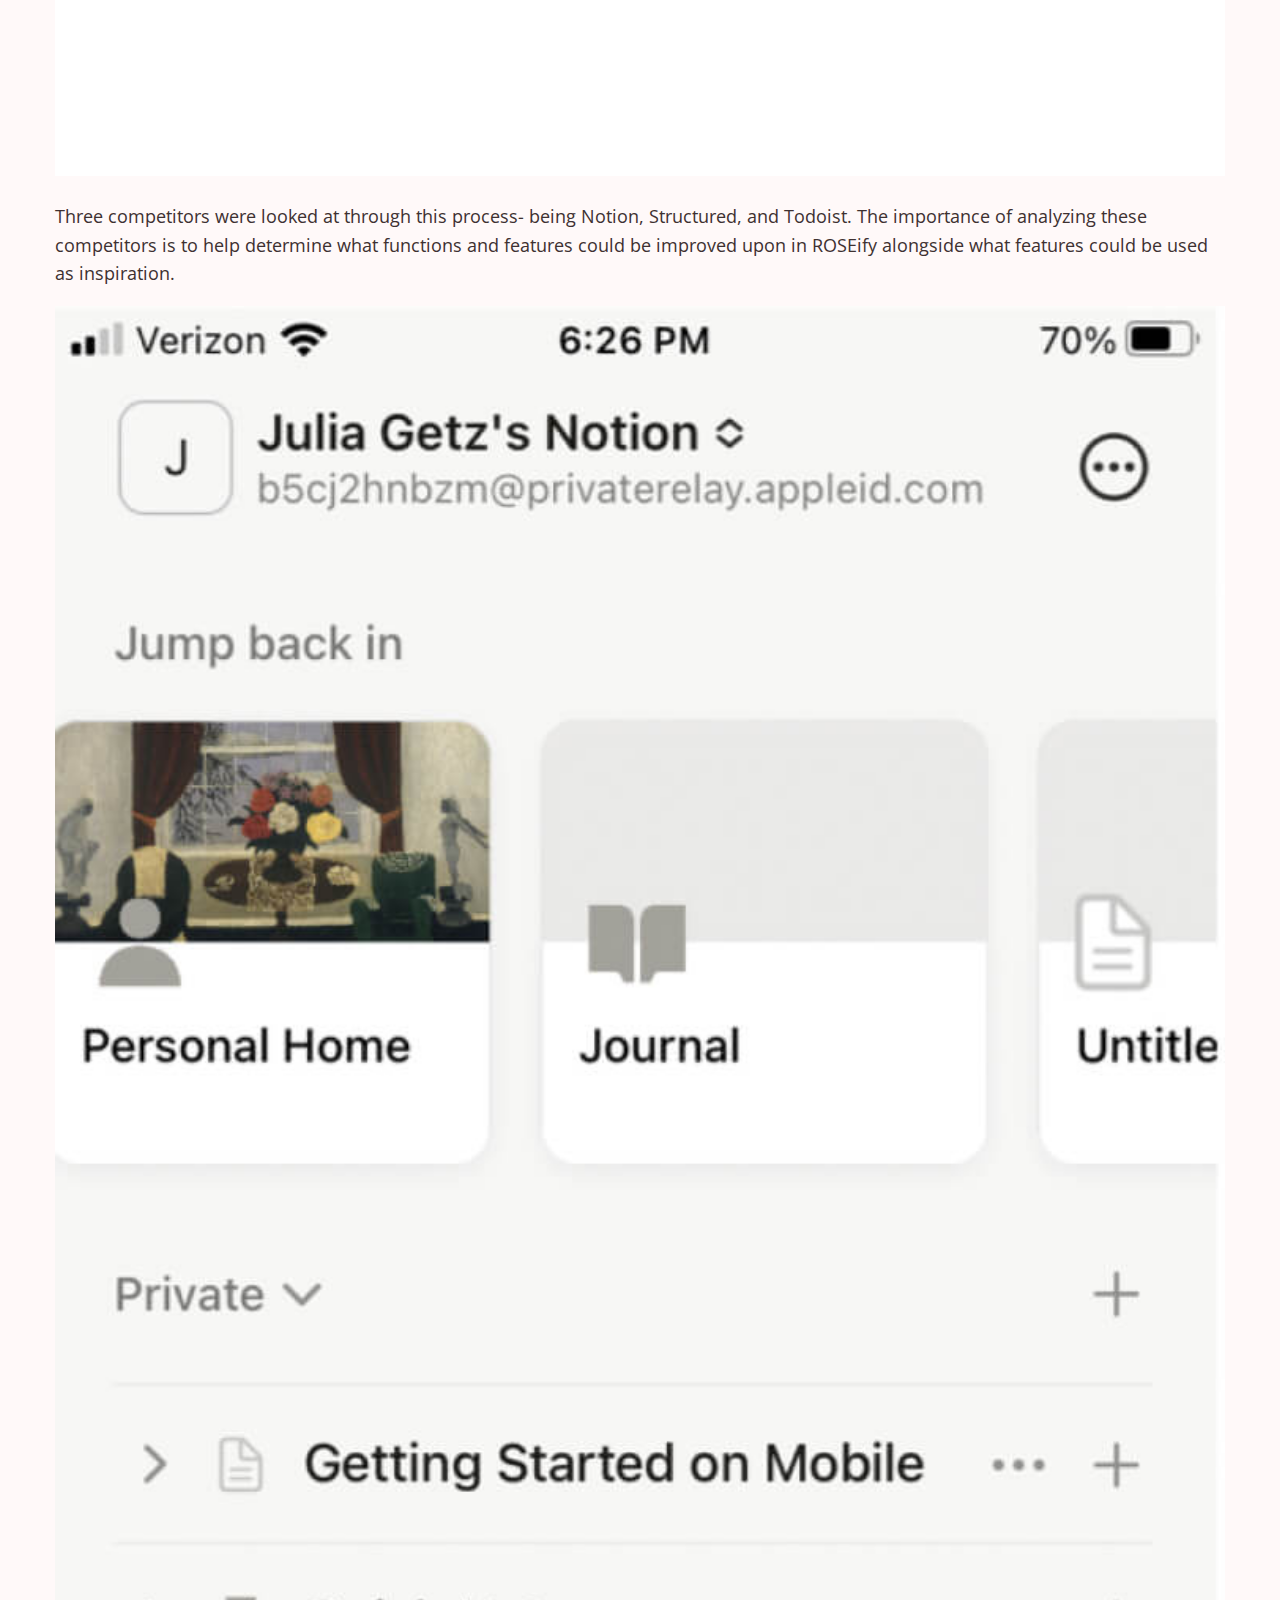
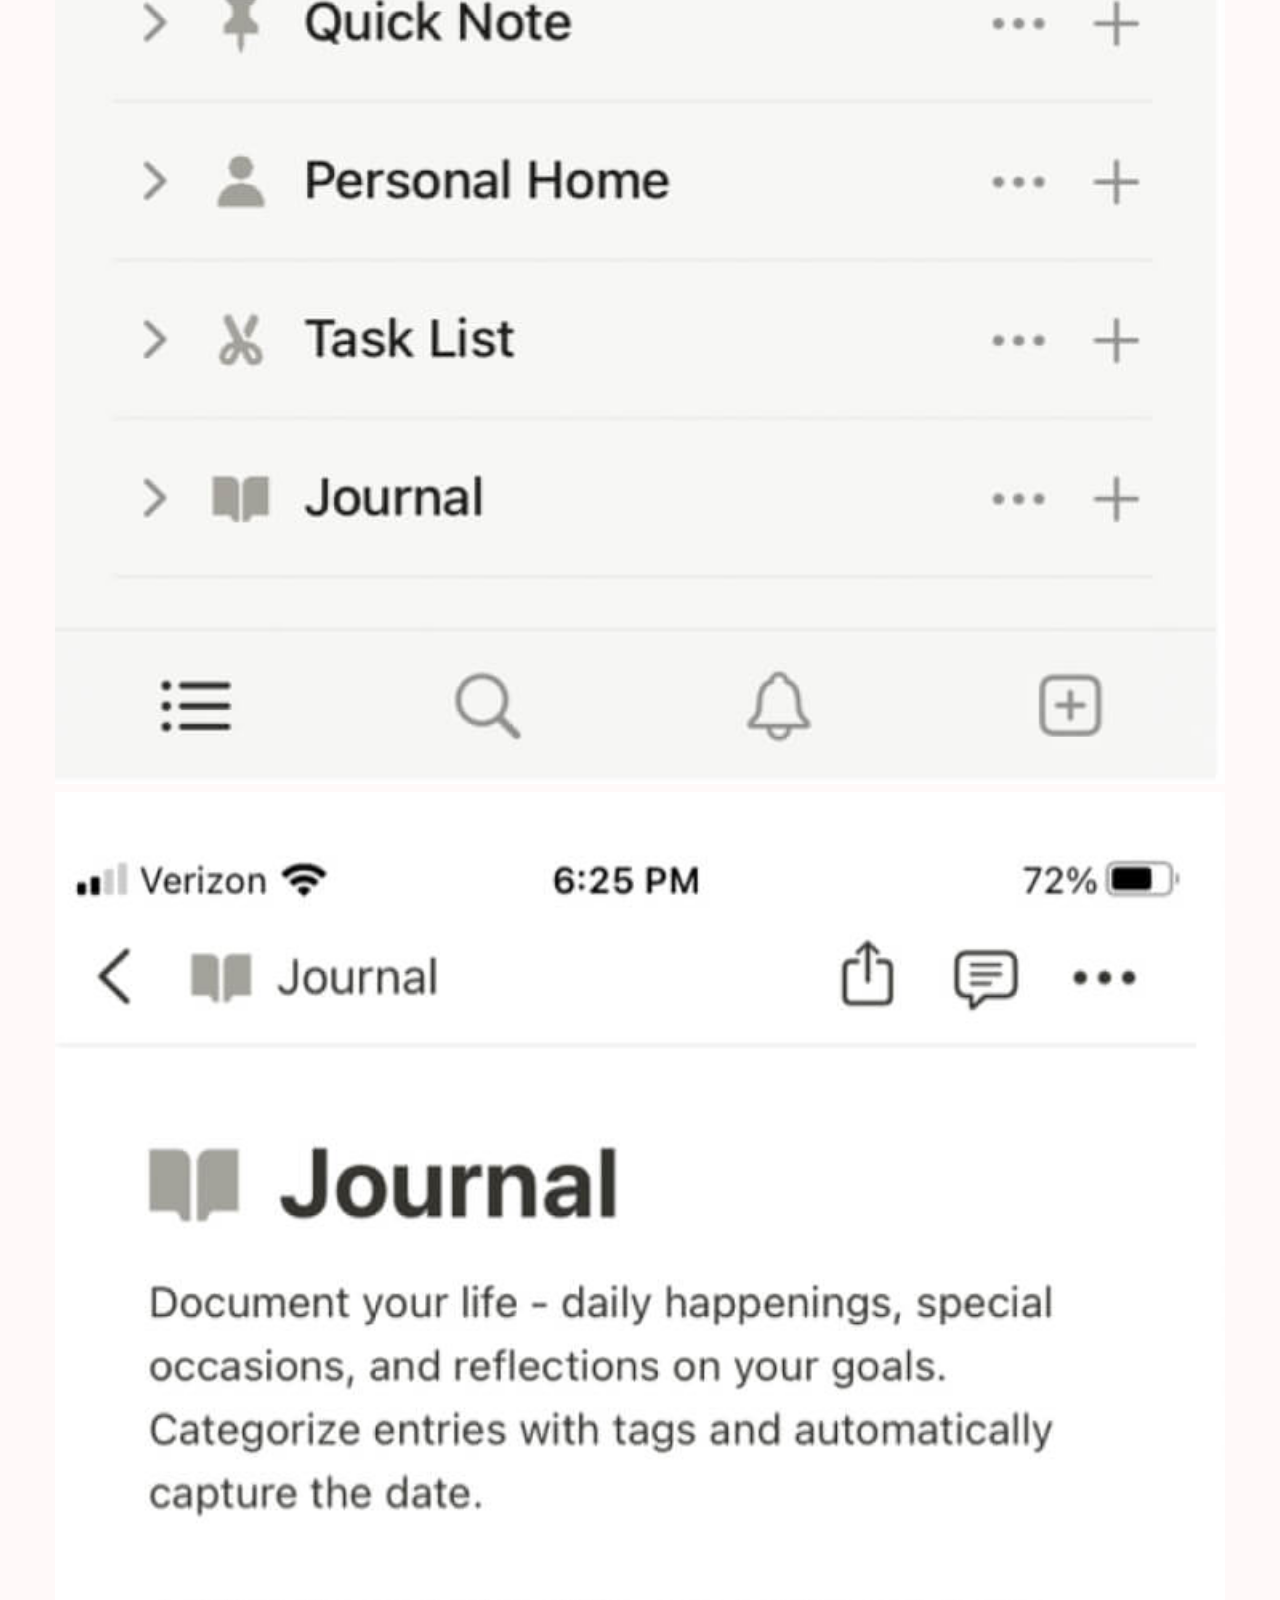
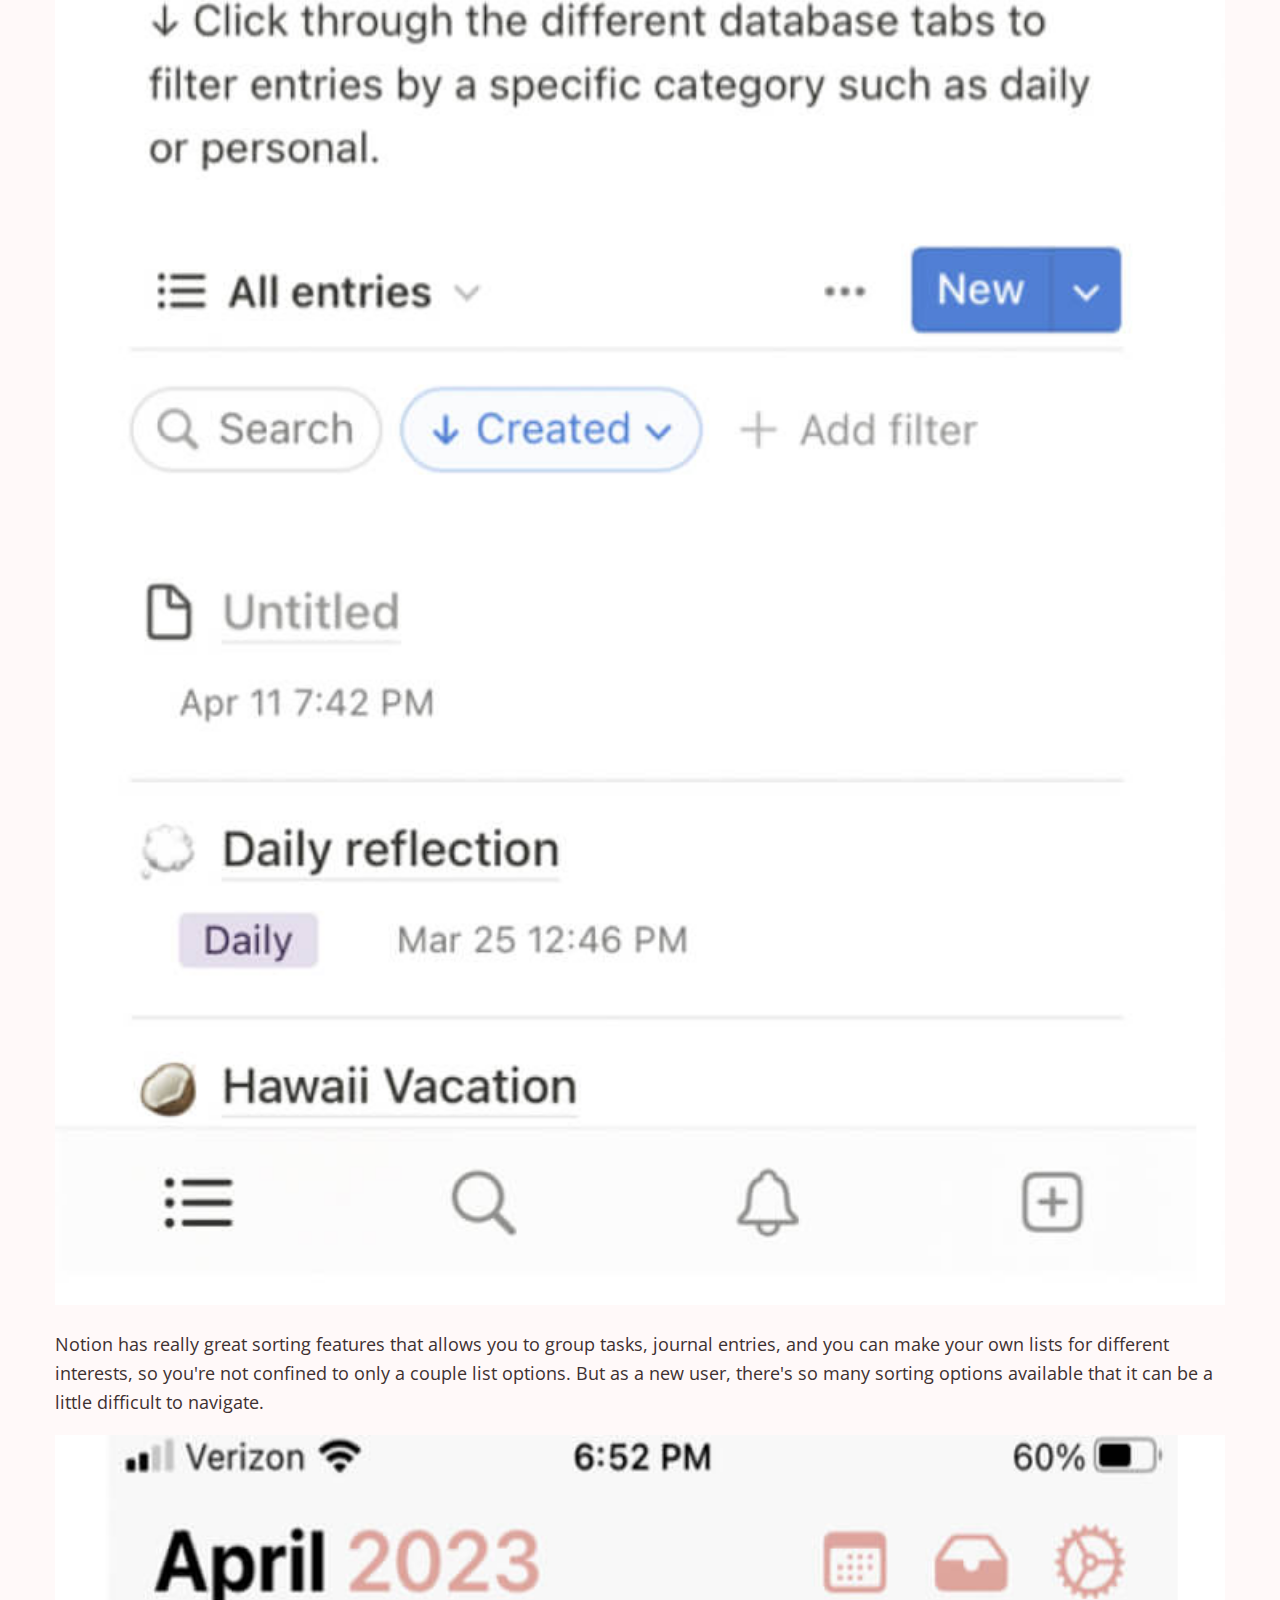
<file: roseify.html>
<!DOCTYPE html>
<html lang="en" dir="ltr">

<head>
    <meta charset="utf-8">
    <meta name="viewport" content="width=device-width, initial-scale=1">
    <title>Julia Getz</title>
    <link rel="stylesheet" type="text/css" href="https://necolas.github.io/normalize.css/8.0.1/normalize.css">
    <link rel="stylesheet" type="text/css" href="css/style.css">
    <link href="https://fonts.googleapis.com/css2?family=Montserrat:wght@700&family=Open+Sans&display=swap"
        rel="stylesheet">
</head>

<body>
    <header>
        <div class="container">
            <h1>Julia Getz</h1>
            <nav>
                <ul>
                    <li><a href="index.html">Work</a></li>
                    <li><a href="about.html">About</a></li>
                    <li><a href="contact">Contact</a></li>
                </ul>
            </nav>
        </div>
    </header>
    <main>
     <div class="container">
                    <h1>
                        Roseify
                    </h1>
                    <h2>
                        UI Planner App Design Case Study
                    </h2>
                    <div class="row">
                    </div>
            <!-- Product Header -->
            <div>
                <!-- Image -->
                <img src="img/roseify/roseifyintro-2x.jpg" alt="UI Planner App Design Case Study">
            </div>
            <div>
                <!-- Section -->
                <div>
                    <!-- Container -->
                    <div class="container">
                        <!-- Row -->
                        <h3>Purpose</h3>
                        <div class="row">
                            <p>To create a native mobile app for users who love to journal and plan out their futures in
                                a more visual formal rather than all written out on just a list.</p>
                        </div>
                    </div>
                </div>
                <div class="row">
                    <!-- Row -->
                    <!-- Column -->
                    <h3>Roles</h3>
                    <ul>
                        <li>UI Designer</li>
                        <li>UX Researcher</li>
                    </ul>
                </div>
                <div>
                    <!-- Column -->
                    <h3>Deliverables</h3>
                    <ul>
                        <li>Concept development</li>
                        <li>Competitive Analysis</li>
                        <li>User flow</li>
                        <li>Wireframes</li>
                        <li>Prototype</li>
                        <li>User interface</li>
                    </ul>
                </div>
                <div>
                    <!-- Column -->
                    <h3>Duration</h3>
                    <p>2 months</p>
                </div>
            </div>
        <!--Challeges and Solutions-->
        <div class="row">
            <!-- Row -->
            <h3>Challenges</h3>
            <ul>
                <li>To create a mobile app for iOS and Android following iOS's Human Interface Guidelines and Android's
                    Material Design guidelines.</li>
                <li>To design an app that implements friendly user navigation and recognizable design patterns.</li>
            </ul>
        </div>
        <h3>Solutions</h3>
        <ul>
            <li>Implement a simplified interface format to stay in accordance with guidelines. Future iterations can
                allow room for animations and more features.</li>
            <li>For friendly and familiar navigation, input native design patterns that include but are not limited to:
                date and time pickers, breadcrumb navigation, and data management.</li>
        </ul>
        <img src="img/roseify/roseify-who-stickynote-2x.png" alt="Who">
        <img src="img/roseify/roseify-what-stickynote-2x.png" alt="What">
        <img src="img/roseify/roseify-where-stickynote-2x.png" alt="Where">
        <div class="row">
            <!-- User Flow & low-Fidelity Frames-->
            <h3>User Flow</h3>
            <img src="img/roseify/roseify-userflow-2x.png" alt="Roseify User Flow">
            <h3>Low-Fidelity Wireframes</h3>
            <p>
                When sketching out ideas I was more focused on making sure the layout of features would align with
                elements and patterns of Human Interface Guidelines and Material Design. I wasn’t quite ready to think
                about navigational flow until I fully researched and grasped the basics of the guidelines.
            </p>
        </div>
        <img src="img/roseify/roseify-lowfidelity-2x.jpg" alt="Roseify Low-Fidelity Wireframes">
        <div class="row">
            <!-- Row -->
            <!--Competitive Analysis-->
            <h3>Competitive Analysis</h3>
        </div>
        <img src="img/roseify/notionlogo-2x.jpg" alt="Notion Logo">
        <img src="img/roseify/structuredlogo-2x.png" alt="Structured Logo">
        <img src="img/roseify/todoistlogo-2x.jpg" alt="Todoist Logo">
        <p>
            Three competitors were looked at through this process- being Notion, Structured, and Todoist. The importance
            of analyzing these competitors is to help determine what functions and features could be improved upon in
            ROSEify alongside what features could be used as inspiration.
        </p>
        <img src="img/roseify/notion-homepage-2x.jpg" alt="Notion Home Page">
        <img src="img/roseify/notion-journalpage-2x.jpg" alt="Notion Journal Page">
        <p>
            Notion has really great sorting features that allows you to group tasks, journal entries, and you can make
            your own lists for different interests, so you're not confined to only a couple list options.
            But as a new user, there's so many sorting options available that it can be a little difficult to navigate.
        </p>
        <img src="img/roseify/strucuted-homepage-2x..jpg" alt="Structured Home Page">
        <img src="img/roseify/strucuted-calendarpage-2x.jpg" alt="Structured Calendar Page">
        <img src="img/roseify/strucuted-enterlist-page-2x.jpg" alt="Structured Enter List Page">
        <p>
            Structured has a breadcrumb structure to it as you can sort your day into one tidy timeline.
            The visual layout is pleasing to the eye and the color choices work really well.
            The problems with Structured are that you can't create an untimed task and the first screen on the far left
            feels a little crowded. A drop down menu option would help alleviate this.
        </p>
        <img src="img/roseify/todoist-homepage-2x.jpg" alt="Todoist Home Page">
        <img src="img/roseify/todoist-profilepage-2x.jpg" alt="Todoist Profile Page">
        <img src="img/roseify/todoist-errorpage-2x.jpg" alt="Todoist Error Page">
        <p>
            Todoist has really clear imagery on how to add tasks to to-do list. They use colorful icons to help
            differentiate actions and they utilize fun animation to make the app more memorable and unique.
            However, there's not a lot of customization options unlike Notion and Structured.
        </p>
        </div>
        <div class="row">
            <!-- Row -->
            <!--Mid-Fidelity Wireframes-->
            <p>
                Once the mid-fidelity frames were fleshed out, a ton of changes occurred regarding user navigation and
                design layout. User testing allowed me to see the now-glaring problems within these frames. So, let's
                get into some of the issues.
            </p>
        </div>
        <div class="col img-col">
            <img src="img/roseify/roseify-midfidelity-signin-2x.png" alt="Mid-Fidelity Sign In">
            <p>
                One button says log in and one says sign up. Also suggestion for sign in and sign up buttons to be
                stacked instead of next to each other.
            </p>
        </div>
        <div class="col img-col">
            <img src="img/roseify/roseify-midfidelity-todolist-2x.png" alt="Mid-Fidelity Todo List">
            <p>
                Headers need to be dragged to the edges of the screen.
                Also forward and back navigation needs to be reconsidered as it slows down the user.
            </p>
        </div>
        <div class="col img-col">
            <img src="img/roseify/roseify-midfidelity-createtask-2x.png" alt="Mid-Fidelity Create Task">
            <p>
                There are too many forward and back arrows all around and it'll be important to narrow them down.
            </p>
        </div>
        <div class="col img-col">
            <img src="img/roseify/roseify-midfidelity-visionboard-2x.png" alt="Mid-Fidelity Vision Board">
            <p>
                Icons need to be indicated with text until users are familiar with the app.
            </p>
        </div>
        <div class="col img-col">
            <img src="img/roseify/roseify-midfidelity-journal-2x.png" alt="Mid-Fidelity Journal Page">
            <p>
                Top three looks more like buttons instead of text fields.
            </p>
        </div>
        </div>
        <div class="row">
            <!-- Row -->
            <h3>Final Designs</h3>
        </div>
        <div class="col img-col">
            <img src="img/roseify/roseify-finaldesigns-display1-2x.png" alt="Roseify Final Designs">
        </div>
        <div class="col img-col">
            <img src="img/roseify/roseify-finaldisplay2-1x.png" alt="Roseify Final Designs">
        </div>
        </div>
        <div class="row">
            <!-- Row -->
            <h3>Adapting to Android</h3>
            <p>
                Following Material 3 Guidelines are some examples of what the app would look like on an Android screen.
                Noted below are the differences from iOS to Android.
            </p>
        </div>
        <div class="col img-col">
            <img src="img/roseify/roseify-android-visionboard-2x.png" alt="Android Vision Board">
        </div>
        <div class="col img-col">
            <img src="img/roseify/roseify-android-visionboardmenu-2x.png" alt="Android Vision Board Menu">
        </div>
        <div class="col img-col">
            <img src="img/roseify/roseify-android-profile-2x.png" alt="Android Profile">
        </div>
        <div class="col img-col">
            <img src="img/roseify/roseify-android-todolist-2x.png" alt="Android Todo List">
        </div>
        </div>
        <div class="row">
            <!-- Row -->
            <h3>Future Iterations</h3>
            <p>
                Future iterations of the app could include budget and spending features, sharing options, and text color
                customization for journal entries.
            </p>
        </div>
        <div class="col img-col">
            <img src="img/roseify/roseify-android-futureiteration1-2x.png" alt="Android Future Iteration">
        </div>
        <div class="col img-col">
            <img src="img/roseify/roseify-android-futureiteration2-2x.png" alt="Android Future Iteration">
            <h4> Android screen examples</h4>
        </div>
    </div>
    </main>
    <footer>
        <div class="container">
            <h2>Get In Touch</h2>
            <p>
                If you like my work and want to discuss opprtunities, please e-mail me!
                <a href="juliagetz.96@gmail.com" class="button contact">Email me</a>
            </p>
        </div>
        <div class="container">
            <div class="social">
            <!--Social Media Layout and Placeholders-->
            <a href="https://www.linkedin.com/in/juliacgetz/" target="_blank">
                <svg id="Layer_1" style="enable-background:new 0 0 64 63.999;" version="1.1" viewBox="0 0 64 63.999"
                    xml:space="preserve" xmlns="http://www.w3.org/2000/svg" xmlns:xlink="http://www.w3.org/1999/xlink">
                    <g id="Shape_66_">
                        <g>
                            <circle cx="32" cy="32" r="32" style="fill:#48A0DC;" />
                        </g>
                    </g>
                    <g id="Linked_IN_logo">
                        <g>
                            <path
                                d="M18.031,43.968h5.993V23.993h-5.993V43.968z M41.375,23.304    c-2.909,0-5.511,1.062-7.356,3.406v-2.779h-6.014v20.037h6.014V33.132c0-2.289,2.098-4.524,4.728-4.524    c2.629,0,3.274,2.235,3.274,4.471v10.89h5.993V32.63C48.014,24.754,44.285,23.304,41.375,23.304z M21,21.999c1.657,0,3-1.344,3-3    c0-1.657-1.343-3-3-3c-1.657,0-3,1.343-3,3C18,20.655,19.343,21.999,21,21.999z"
                                style="fill-rule:evenodd;clip-rule:evenodd;fill:#FFFFFF;" />
                        </g>
                    </g>
                </svg>
            </a>
            <a href="https://www.behance.net/juliagetz1" target="_blank">
                <svg id="Capa_1" style="enable-background:new 0 0 112.196 112.196;" version="1.1"
                    viewBox="0 0 112.196 112.196" xml:space="preserve" xmlns="http://www.w3.org/2000/svg"
                    xmlns:xlink="http://www.w3.org/1999/xlink">
                    <g>
                        <g>
                            <circle cx="56.098" cy="56.098" r="56.098" style="fill:#4176FA;" />
                        </g>
                        <g>
                            <path
                                d="M76.209,46.341c-16.203,0-16.224,16.142-16.224,16.225c0,0-1.11,16.162,16.224,16.162    c0,0,14.456,0.822,14.456-11.248h-7.423c0,0,0.246,4.544-6.786,4.544c0,0-7.423,0.494-7.423-7.341h21.879    C90.912,64.683,93.318,46.341,76.209,46.341z M68.95,59.028c0,0,0.905-6.498,7.424-6.498c6.539,0,6.436,6.498,6.436,6.498H68.95z     M50.404,54.875c0,0,6.436-0.473,6.436-8.04c0-7.546-5.264-11.248-11.947-11.248H22.91v42.256h21.981    c0,0,13.428,0.412,13.428-12.481C58.32,65.362,58.896,54.875,50.404,54.875z M32.596,43.092h12.296c0,0,2.982,0,2.982,4.4    s-1.748,5.038-3.743,5.038H32.596V43.092z M44.276,70.338h-11.68v-11.31h12.296c0,0,4.463-0.041,4.442,5.819    C49.334,69.783,46.024,70.297,44.276,70.338z M67.12,38.075v5.203h17.438v-5.203H67.12z"
                                style="fill:#F1F2F2;" />
                        </g>
                    </g>
                </svg>
            </a>
            <p>Copyright Julia Getz 2023</p>
        </div>
        </div>
    </footer>
</body>

</html>
</file>
<file: css/style.css>
/*Colors Used
Background Color: White #FFF9F9
Header Text: Black #12ODOD
Body Text: Black #3E3131
*/
/*Layout Styling*/
* {box-sizing: border-box;}
@keyframes color-change {
     0% {fill: #edc655;}
    50% {fill: #fcffad;}
    100% {fill: #f76414;}
    }
    .sun {
        animation-duration: 4s;
        animation-name: color-change;
        animation-iteration-count: infinite;
        animation-direction: alternate;
        animation-timing-function: linear;
    }
@keyframes cloud-move {
    from {transform: translate(0,50px);}
    to {transform: translate(200px,50px);}
}
.cloud-front {
    animation-duration: 30s;
    animation-name: cloud-move;
    animation-iteration-count: infinite;
    animation-direction: alternate;
    animation-timing-function: linear;
}
@keyframes cloud-move-reverse {
    from {transform: translate(446px,48px);}
    to{transform: translate(100px,48px);}
}
.cloud-back {
    animation-duration: 34s;
    animation-name: cloud-move;
    animation-iteration-count: infinite;
    animation-direction: alternate;
    animation-timing-function: linear;
}
[class*="col-"] {
    float: left;
    padding: 10px;
}
#hero {
    background-color: FFF9F9;
    padding: 20px 0;
    display: inline-block;
    width: 100%;
    position: relative;
    text-align: center;
}
#hero span {
    display: block;
}
.css-box-shadow {
	/*start ------------*/
	width: [object Object]px; 
	height: [object Object]px; 
	background: #FFF9F9; 
	border: solid #BDBDBD 1px; 
	box-shadow: 1px -7px 20px rgba(0, 0, 0, 0.5)  ; 
	-webkit-box-shadow: 1px -7px 20px rgba(0, 0, 0, 0.5)  ; 
	-moz-box-shadow: 1px -7px 20px rgba(0, 0, 0, 0.5)  ; 
}
#hero h1 {
    margin: 0;
    padding: 0.67 em 0;
}
.container {
    padding: 0 15px;
}
.row {
    margin: 25px 0;
}
.row:after {
content: "";
clear: both;
display: table;
}
#title .row {
    padding: 0 12px;
}
.center {
    text-align: center;
}
nav > ul {
    list-style-type: none;
    padding: 0;
}
nav > ul > li {
    display: inline-block;
}
nav > ul > li > a {
    padding: 0 15px;
    text-transform: uppercase;
    font-weight: 700;
    color:#3e3131
}
header {
    background-color: #e4c6c6;
    text-align: center;
    padding: 99px 0;
    margin: 10px;
    border-bottom: 3px solid #eacdcd; 
}
body {
    background-color: #fff9f9;
    font-family: 'Open Sans';
    font-size: 16px;
    font-weight: 400;
    line-height: 1.6;
    color: #3e3131;
}

h1, h2, h3, h4 {
    font-family: 'Montserrat' ;
    line-height: 1.4;
}
h1{
    font-size: 2.75em;
    font-weight: 700;
    text-align: center;
}
h2{
    font-size: 2.25em;
    font-weight: 700;
    text-align: center;
}
h3{
    font-size: 1.75em; 
    font-weight: 400;
    text-align: center;
}
h4{
    font-size: 1.35em;
    font-weight: 400;
    text-align: center;
}

img {
    width: 100%;
}

nav > ul > li > a:hover {
color: red;
text-decoration: underline;
}
nav > ul > li > a:visited {
    color:blue;

}
nav > ul > li > a:active {
    color:purple;

}
nav > ul > li > a:focus {
    outline:2px solid black;

}
.button {
    display: inline-block;
    background-color: #eacdcd;
    color: #ffffff;
    font-weight: 400; 
    text-decoration: none;
    padding: 10px; 
    border-radius: 3px; 
    border-bottom: 2px solid #eacdcd;
    transition: 0.2s opacity;
}
.button:hover {
    opacity: 0.8;
    text-decoration: none;
}
.buton.contact {
    background-color: transparent;
    color: #eacdcd;
    text-transform: uppercase;
    border: 2px solid #eacdcd;
}
.buton.contact:hover {
    background-color: #eacdcd;
    color: #ffffff;
}
.col-sm-12 {
    width: 100%;
}
.about-picture {
    max-width: 200px;
    margin: 0 auto;
    display: block;
}
.image-row {
    display: flex;
}
.image-col {
    padding: 0 10px;
}
.social {
    text-align: center;
}
.social a {
    display: inline-block;
    max-width: 50px;
    margin: 0 5px;
}
.social svg {
    width: 50px;
    height: auto;
}
/*Medium devices(640px and larger*/
@media only screen and (min-width:640px) {
    header {text-align: unset;
    }
    nav { width: auto;
    float: right; 
    margin-top: 4px;
    }
    body {font-size: 18px;
    }
    .col-md-6 {
        width: 50%;
    }
}

/*Large devices (1024px or larger)*/
@media only screen and (min-width:1024px) {
.col-lg-5 {
    width: 41.66%
    }
.col-lg-6 {
    width: 50%;
}
.col-lg-7 {
    width: 58.33%
    }
.col-lg-12 {
    width: 100;
}
.container {
    max-width: 1200px;
    margin-left: auto;
    margin-right: auto;
    }
}
</file>
